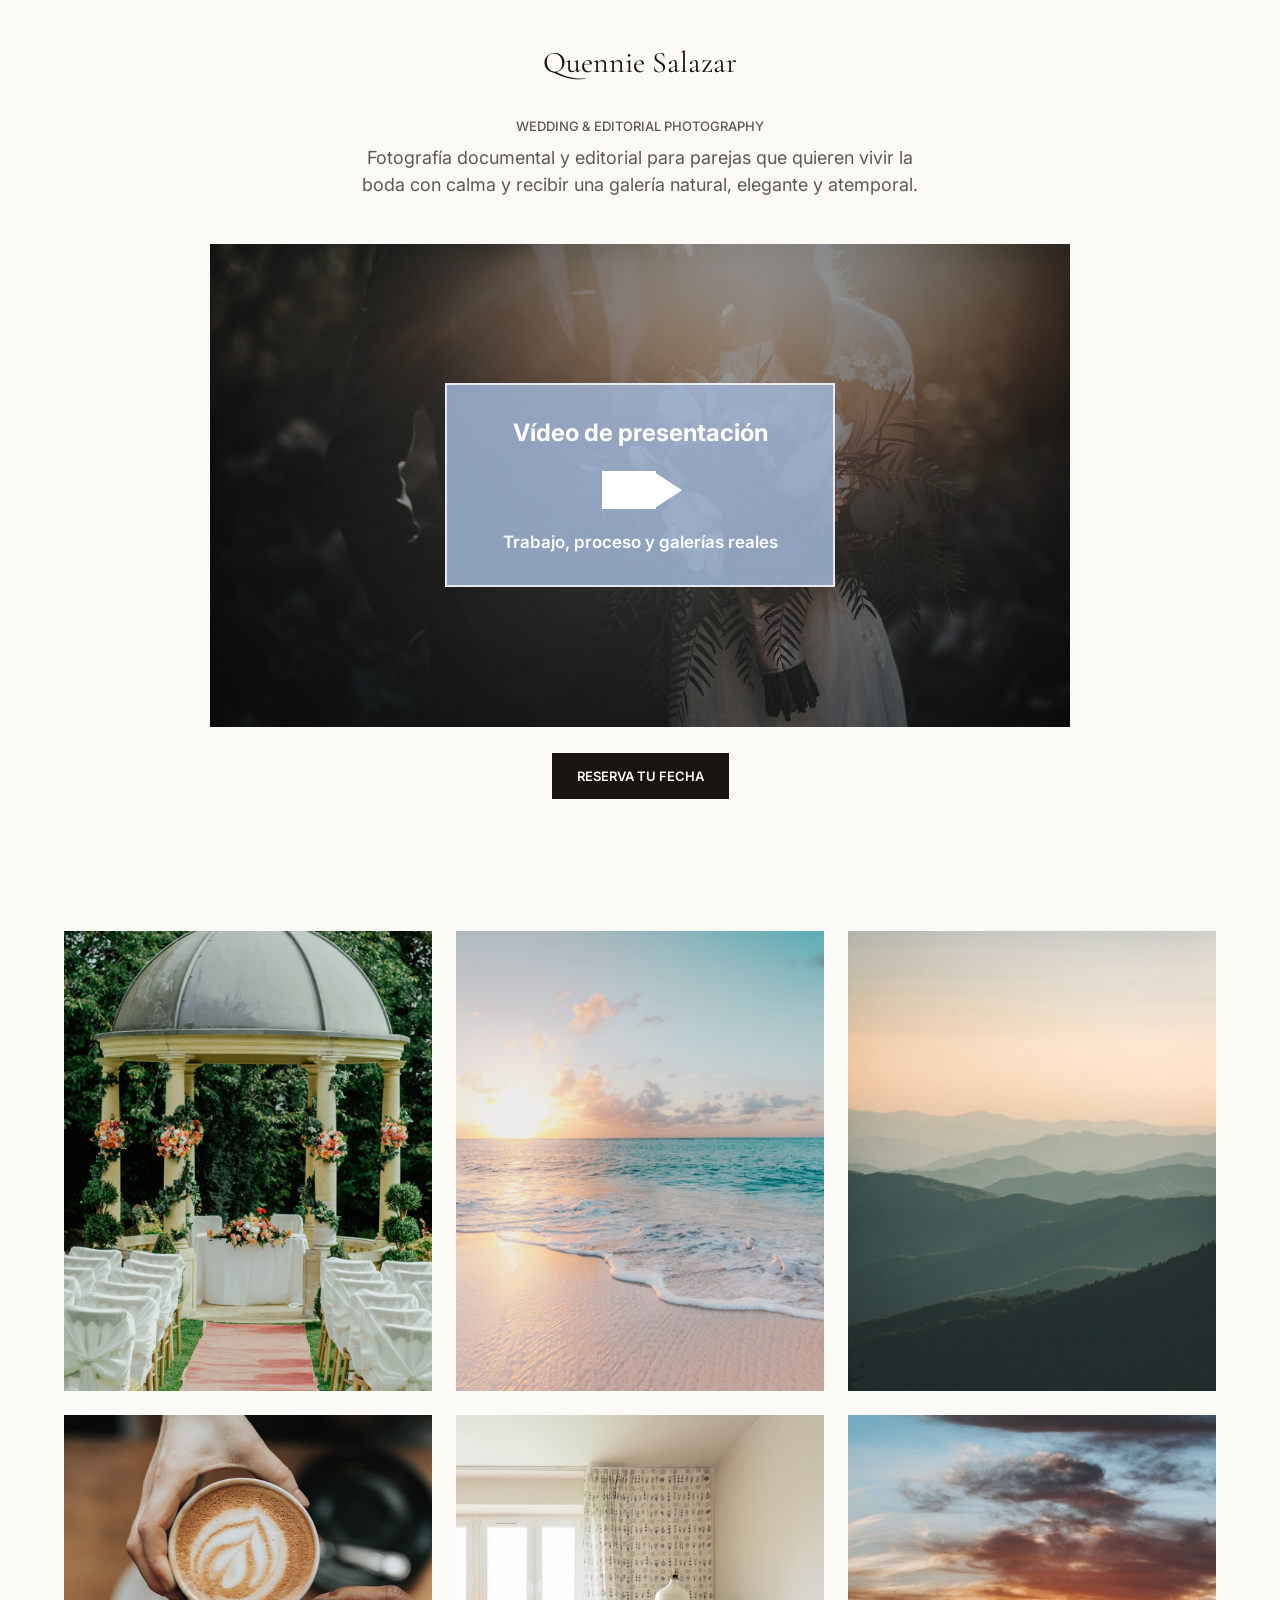
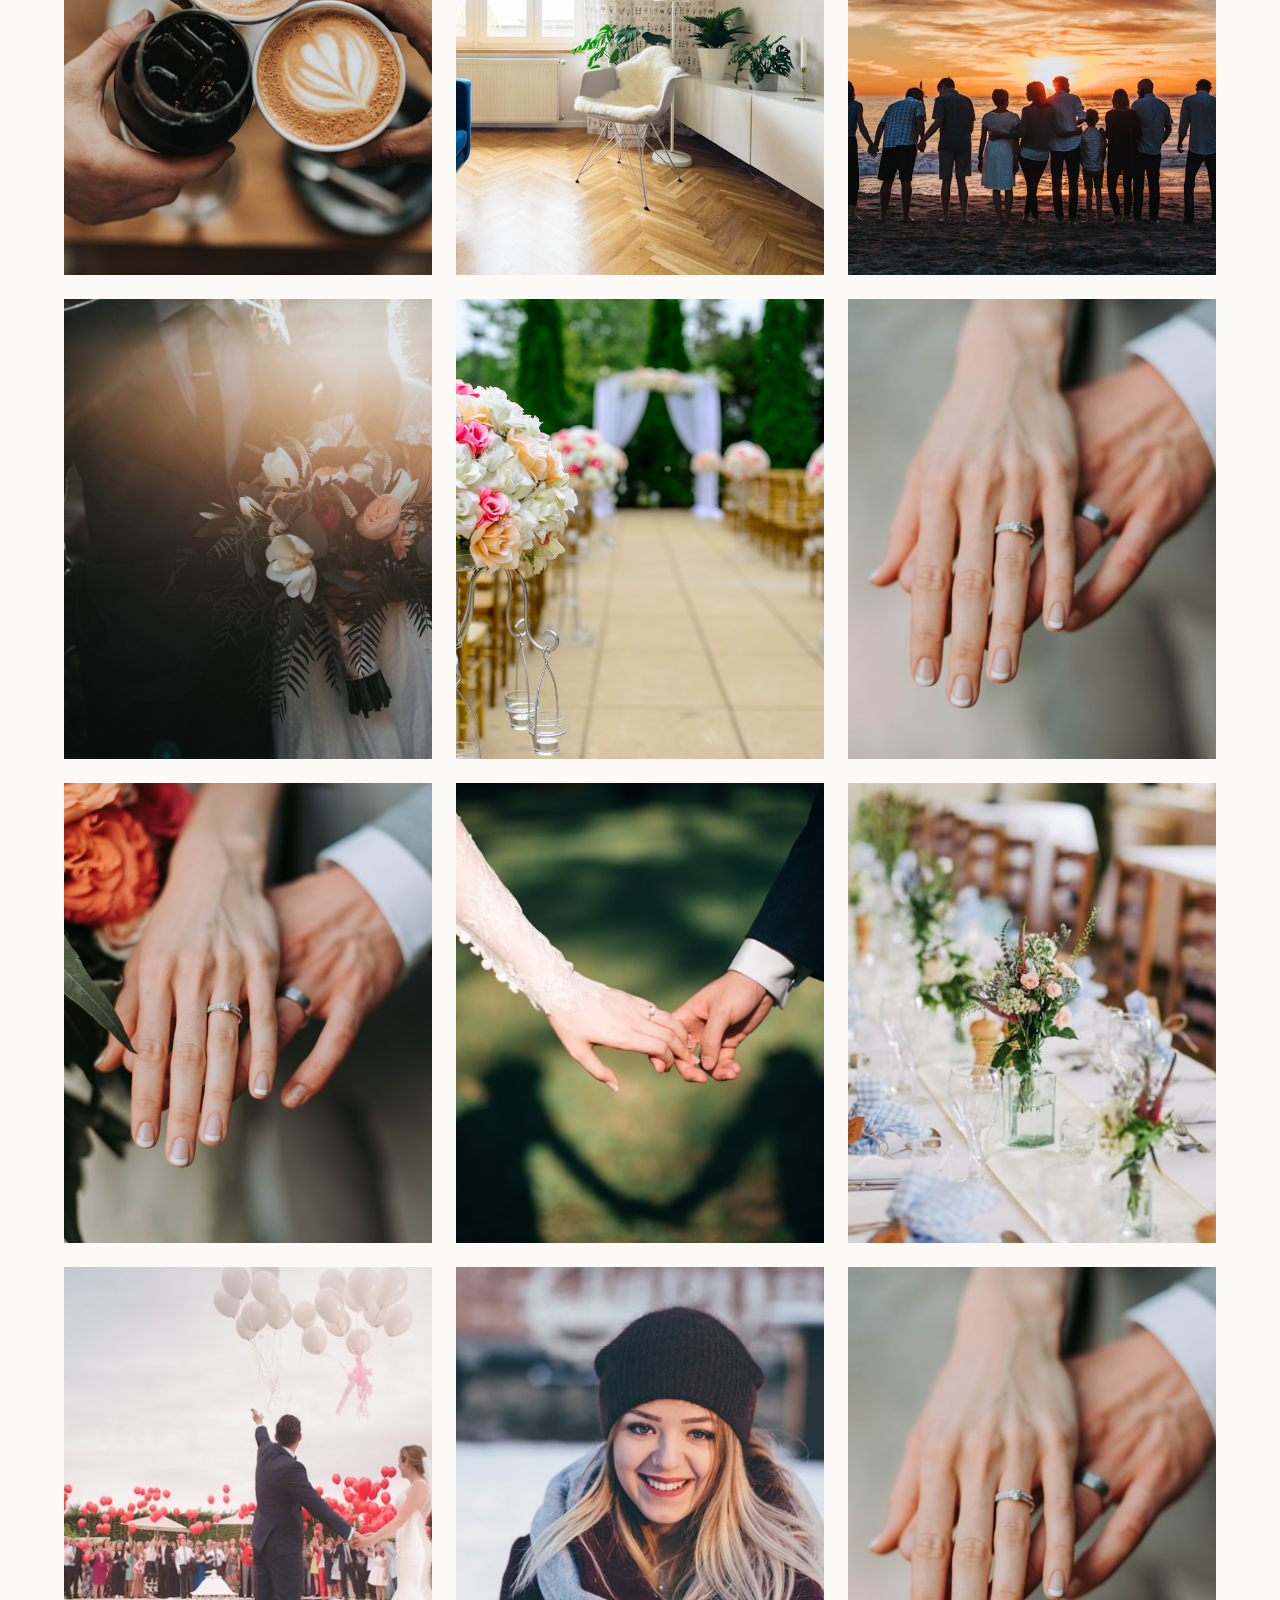
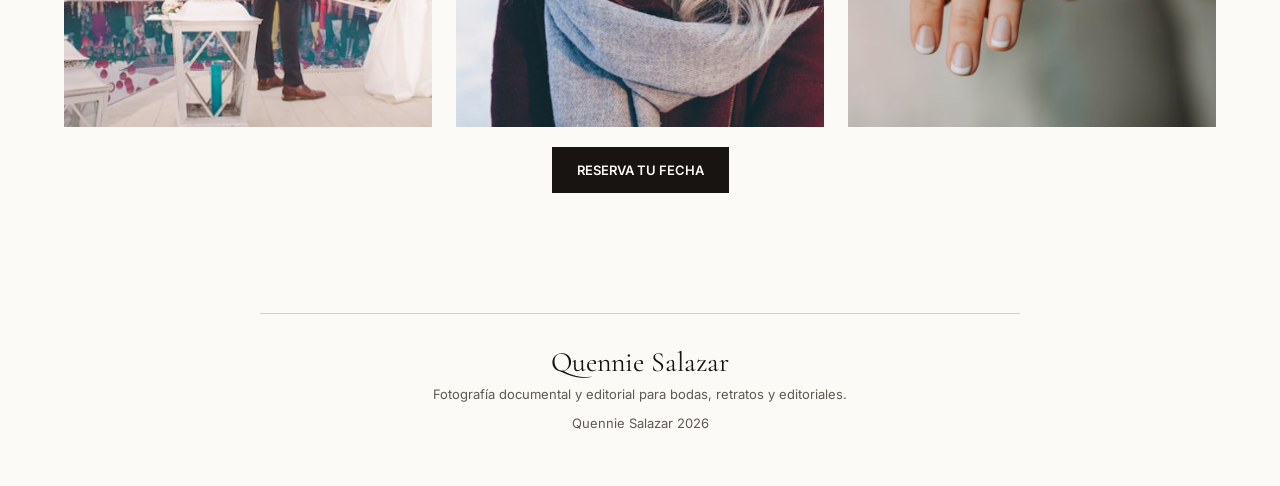
<file: index.html>
<!doctype html>
<html lang="es">
  <head>
    <meta charset="UTF-8" />
    <meta name="viewport" content="width=device-width, initial-scale=1.0" />
    <meta
      name="description"
      content="Portfolio fotográfico de Quennie: bodas, retratos y editoriales con una mirada documental, natural y atemporal."
    />
    <link rel="canonical" href="https://quennie-portfolio.vercel.app/" />
    <meta property="og:locale" content="es_ES" />
    <meta property="og:type" content="website" />
    <meta property="og:site_name" content="Quennie Salazar" />
    <meta property="og:title" content="Quennie Salazar | Selected work" />
    <meta
      property="og:description"
      content="Bodas, retratos y editoriales con una mirada documental, natural y atemporal."
    />
    <meta property="og:url" content="https://quennie-portfolio.vercel.app/" />
    <meta
      property="og:image"
      content="https://quennie-portfolio.vercel.app/assets/og/quennie-salazar-minimal-20260712.jpg"
    />
    <meta
      property="og:image:secure_url"
      content="https://quennie-portfolio.vercel.app/assets/og/quennie-salazar-minimal-20260712.jpg"
    />
    <meta property="og:image:type" content="image/jpeg" />
    <meta property="og:image:width" content="1200" />
    <meta property="og:image:height" content="630" />
    <meta
      property="og:image:alt"
      content="Quennie Salazar sobre fondo blanco."
    />
    <meta name="twitter:card" content="summary_large_image" />
    <meta name="twitter:title" content="Quennie Salazar | Selected work" />
    <meta
      name="twitter:description"
      content="Bodas, retratos y editoriales con una mirada documental, natural y atemporal."
    />
    <meta
      name="twitter:image"
      content="https://quennie-portfolio.vercel.app/assets/og/quennie-salazar-minimal-20260712.jpg"
    />
    <title>Quennie Salazar | Selected work</title>
    <link rel="preconnect" href="https://fonts.googleapis.com" />
    <link rel="preconnect" href="https://fonts.gstatic.com" crossorigin />
    <link
      href="https://fonts.googleapis.com/css2?family=Cormorant+Garamond:wght@400;500&family=Inter:wght@400;500&display=swap"
      rel="stylesheet"
    />
    <link rel="stylesheet" href="/styles.css?v=20261016-header" />
  </head>
  <body class="home-page">
    <header class="site-header">
      <a class="brand" href="#top" aria-label="Quennie Salazar home">
        Quennie Salazar
      </a>
    </header>

    <main class="home-main">
      <section class="home-offer" id="top" aria-label="Quennie Salazar">
        <div class="home-offer__inner">
          <p class="home-offer__kicker">Wedding & editorial photography</p>
          <p class="home-offer__copy">
            Fotografía documental y editorial para parejas que quieren vivir la boda con calma
            y recibir una galería natural, elegante y atemporal.
          </p>
          <div class="home-video" role="img" aria-label="Vídeo de presentación de Quennie">
            <img
              src="/assets/photos/wedding-couple.jpg"
              alt="Pareja de boda durante una celebración íntima"
            />
            <span class="home-video__shade" aria-hidden="true"></span>
            <span class="home-video__panel">
              <strong>Vídeo de presentación</strong>
              <span aria-hidden="true"></span>
              <em>Trabajo, proceso y galerías reales</em>
            </span>
          </div>
          <button class="home-offer__cta" type="button" data-booking-open>Reserva tu fecha</button>
        </div>
      </section>

      <section id="selected-work" class="work-grid" aria-label="Selected work">
        <article class="work-item work-item--hero-left">
          <img
            src="/assets/photos/ceremony-flowers.jpg"
            alt="Lugar de ceremonia con flores y luz cálida"
          />
        </article>
        <article class="work-item work-item--hero-right">
          <img
            src="/assets/photos/sea-sunset.jpg"
            alt="Atardecer dorado junto al mar"
          />
        </article>
        <article class="work-item work-item--row-two-left">
          <img
            src="/assets/photos/mountain-golden.jpg"
            alt="Paisaje de montaña con tonos dorados"
          />
        </article>
        <article class="work-item work-item--row-two-mid">
          <img
            src="/assets/photos/morning-coffee.jpg"
            alt="Mesa con café y luz de mañana"
          />
        </article>
        <article class="work-item work-item--row-two-right">
          <img
            src="/assets/photos/warm-room.jpg"
            alt="Vista cálida desde un balcón"
          />
        </article>
        <article class="work-item work-item--spaced">
          <img
            src="/assets/photos/window-interior.jpg"
            alt="Interior cálido con persona descansando junto a una ventana"
          />
        </article>
        <article class="work-item work-item--lower-left">
          <img
            src="/assets/photos/wedding-couple.jpg"
            alt="Pareja en una celebración íntima"
          />
        </article>
        <article class="work-item work-item--lower-right">
          <img
            src="/assets/photos/outdoor-wedding.jpg"
            alt="Celebración de boda al aire libre"
          />
        </article>
        <article class="work-item work-item--final-left">
          <img
            src="/assets/photos/wedding-detail.jpg"
            alt="Detalle editorial de una boda"
          />
        </article>
        <article class="work-item work-item--final-right">
          <img
            src="/assets/photos/studio-portrait.jpg"
            alt="Fotógrafa en un interior luminoso"
          />
        </article>
        <article class="work-item work-item--guide-left">
          <img
            src="/assets/photos/couple-walk.jpg"
            alt="Pareja caminando durante una sesión exterior"
          />
        </article>
        <article class="work-item work-item--guide-right">
          <img
            src="/assets/photos/guide-flowers.jpg"
            alt="Detalle floral de una celebración"
          />
        </article>
        <article class="work-item work-item--extra-couple">
          <img
            src="/assets/photos/guide-couple.jpg"
            alt="Pareja abrazada durante una celebración íntima"
          />
        </article>
        <article class="work-item work-item--extra-photographer">
          <img
            src="/assets/photos/team-photographer.jpg"
            alt="Fotógrafa revisando su cámara en una boda"
          />
        </article>
        <article class="work-item work-item--extra-detail">
          <img
            src="/assets/photos/wedding-detail.jpg"
            alt="Detalle íntimo y editorial de una boda"
          />
        </article>
      </section>

      <section class="work-cta" aria-label="Reserva">
        <button class="work-cta__button" type="button" data-booking-open>Reserva tu fecha</button>
      </section>
    </main>

    <dialog class="booking-dialog" data-booking-dialog aria-label="Formulario de reserva">
      <button class="booking-dialog__close" type="button" data-booking-close aria-label="Cerrar formulario">
        Cerrar
      </button>
      <form
        class="zivo-form"
        data-contact-form
        data-step-form
        data-recipient="hello@quennie.studio"
        data-subject-prefix="Solicitud de boda Quennie"
        data-webhook-url=""
      >
        <div class="zivo-form__progress" aria-hidden="true">
          <span data-form-progress></span>
        </div>
        <div class="zivo-form__screen" data-form-screen></div>
        <footer class="zivo-form__footer">
          <button class="zivo-form__back" type="button" data-form-back hidden>
            <svg viewBox="0 0 24 24" aria-hidden="true">
              <path d="M19 12H5M11 18l-6-6 6-6" />
            </svg>
            Atrás
          </button>
          <span class="zivo-form__counter" data-form-counter>01 / 10</span>
        </footer>
        <p class="zivo-form__status" role="status" data-form-status></p>
      </form>
    </dialog>

    <footer class="site-footer" id="contact">
      <p class="site-footer__brand">Quennie Salazar</p>
      <p>Fotografía documental y editorial para bodas, retratos y editoriales.</p>
      <p>Quennie Salazar 2026</p>
    </footer>

    <script src="/script.js?v=20261012-versions"></script>
  </body>
</html>
</file>
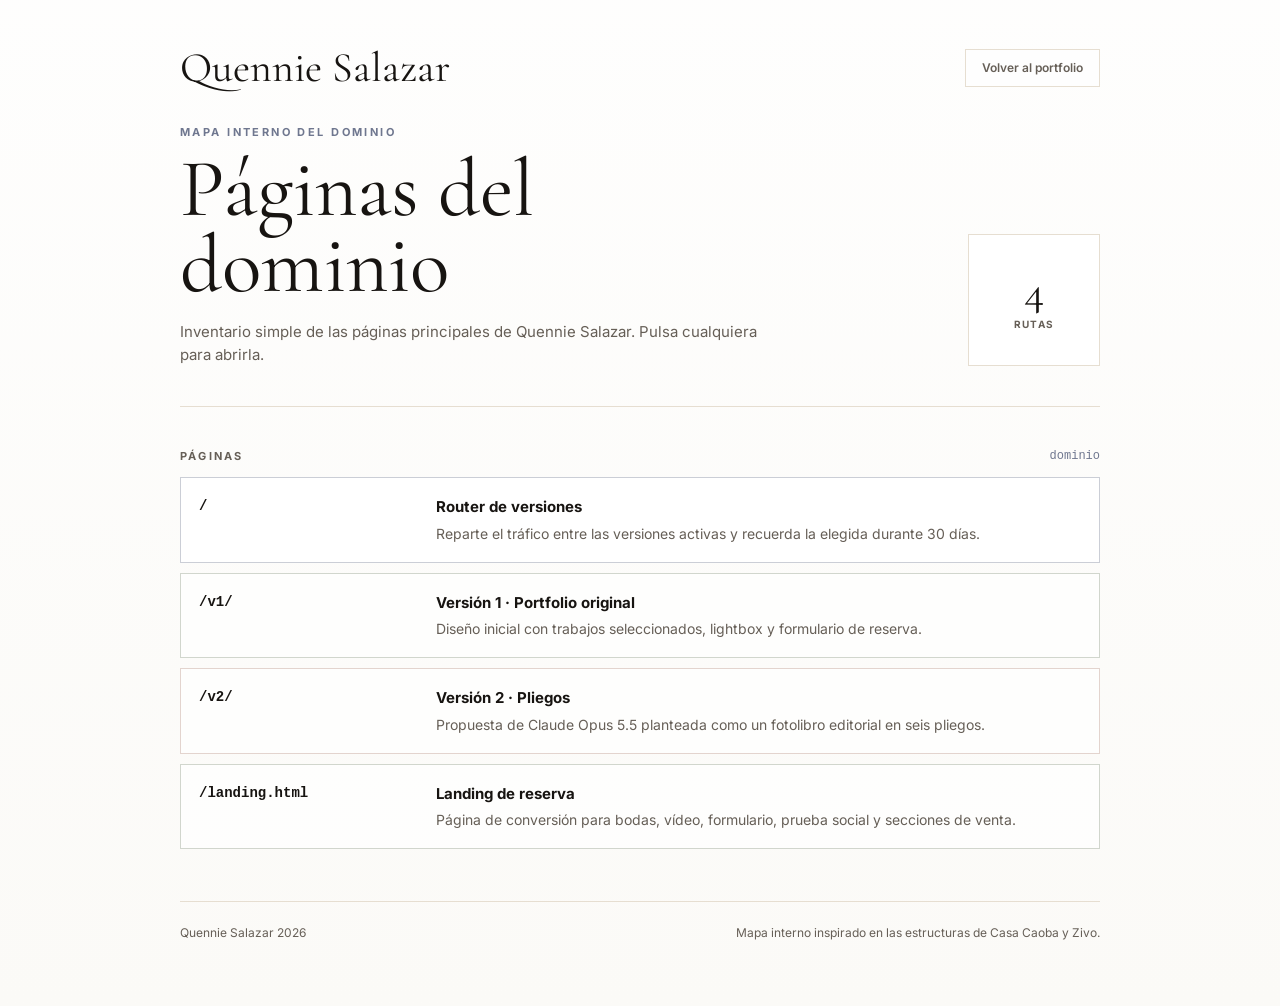
<file: mapa/index.html>
<!doctype html>
<html lang="es">
  <head>
    <meta charset="UTF-8" />
    <meta name="viewport" content="width=device-width, initial-scale=1.0" />
    <meta name="robots" content="noindex, nofollow" />
    <meta
      name="description"
      content="Mapa interno de Quennie Salazar para visualizar las páginas y secciones principales del dominio."
    />
    <title>Quennie Salazar | Mapa interno</title>
    <link rel="preconnect" href="https://fonts.googleapis.com" />
    <link rel="preconnect" href="https://fonts.gstatic.com" crossorigin />
    <link
      href="https://fonts.googleapis.com/css2?family=Cormorant+Garamond:wght@400;500&amp;family=Inter:wght@400;500;600;700&amp;display=swap"
      rel="stylesheet"
    />
    <style>
      :root {
        color-scheme: light;
        --paper: #fbfaf7;
        --surface: #ffffff;
        --ink: #171411;
        --muted: #665f57;
        --line: #e6ded1;
        --accent: #6f778f;
        --sage: #788771;
        --rose: #ad8274;
        --font-display: "Cormorant Garamond", Georgia, serif;
        --font-body: "Inter", Arial, sans-serif;
      }

      * {
        box-sizing: border-box;
      }

      body {
        min-width: 320px;
        margin: 0;
        background:
          linear-gradient(180deg, rgba(255, 255, 255, 0.76), rgba(251, 250, 247, 0.92)),
          var(--paper);
        color: var(--ink);
        font-family: var(--font-body);
        font-size: 15px;
        line-height: 1.5;
      }

      a {
        color: inherit;
        text-decoration: none;
      }

      .map-shell {
        width: min(920px, calc(100% - 40px));
        margin: 0 auto;
        padding: 48px 0 64px;
      }

      .map-topbar {
        display: flex;
        align-items: center;
        justify-content: space-between;
        gap: 24px;
        padding-bottom: 36px;
      }

      .map-brand {
        font-family: var(--font-display);
        font-size: clamp(29px, 5vw, 42px);
        font-weight: 400;
        line-height: 0.95;
      }

      .map-back {
        display: inline-flex;
        min-height: 38px;
        align-items: center;
        justify-content: center;
        padding: 0 16px;
        border: 1px solid var(--line);
        border-radius: 0;
        background: rgba(255, 255, 255, 0.72);
        color: var(--muted);
        font-size: 12px;
        font-weight: 600;
      }

      .map-back:hover,
      .map-back:focus-visible {
        border-color: var(--ink);
        color: var(--ink);
      }

      .map-hero {
        display: grid;
        grid-template-columns: minmax(0, 1fr) auto;
        gap: clamp(24px, 7vw, 86px);
        align-items: end;
        padding-bottom: 40px;
        border-bottom: 1px solid var(--line);
      }

      .map-kicker {
        margin: 0 0 12px;
        color: var(--accent);
        font-size: 11px;
        font-weight: 700;
        letter-spacing: 0.22em;
        text-transform: uppercase;
      }

      h1 {
        max-width: 620px;
        margin: 0;
        font-family: var(--font-display);
        font-size: clamp(46px, 8vw, 82px);
        font-weight: 400;
        line-height: 0.92;
      }

      .map-intro {
        max-width: 610px;
        margin: 18px 0 0;
        color: var(--muted);
      }

      .map-counter {
        display: grid;
        width: 132px;
        aspect-ratio: 1;
        place-items: center;
        border: 1px solid var(--line);
        border-radius: 0;
        background: var(--surface);
        text-align: center;
      }

      .map-counter strong {
        display: block;
        font-family: var(--font-display);
        font-size: 45px;
        font-weight: 400;
        line-height: 0.9;
      }

      .map-counter span {
        display: block;
        max-width: 86px;
        margin-top: 7px;
        color: var(--muted);
        font-size: 10px;
        font-weight: 700;
        letter-spacing: 0.14em;
        line-height: 1.2;
        text-transform: uppercase;
      }

      .map-section {
        margin-top: 40px;
      }

      .map-section__heading {
        display: flex;
        align-items: center;
        justify-content: space-between;
        gap: 18px;
        margin-bottom: 12px;
      }

      h2 {
        margin: 0;
        color: var(--muted);
        font-size: 11px;
        font-weight: 700;
        letter-spacing: 0.2em;
        text-transform: uppercase;
      }

      .map-tag {
        color: var(--accent);
        font-family: ui-monospace, SFMono-Regular, Menlo, Monaco, Consolas, "Liberation Mono", monospace;
        font-size: 12px;
      }

      .map-list {
        display: grid;
        gap: 10px;
        margin: 0;
        padding: 0;
        list-style: none;
      }

      .map-card {
        display: grid;
        grid-template-columns: minmax(138px, 0.34fr) minmax(0, 1fr);
        gap: 18px;
        align-items: start;
        padding: 18px;
        border: 1px solid var(--line);
        border-radius: 0;
        background: rgba(255, 255, 255, 0.72);
        transition: border-color 180ms ease, background 180ms ease, transform 180ms ease;
      }

      .map-card:hover,
      .map-card:focus-visible {
        border-color: rgba(23, 20, 17, 0.5);
        background: #ffffff;
        transform: translateY(-1px);
      }

      .map-path {
        color: var(--ink);
        font-family: ui-monospace, SFMono-Regular, Menlo, Monaco, Consolas, "Liberation Mono", monospace;
        font-size: 14px;
        font-weight: 700;
        overflow-wrap: anywhere;
      }

      .map-card strong {
        display: block;
        margin-bottom: 4px;
        color: var(--ink);
        font-size: 15px;
        font-weight: 700;
      }

      .map-card span:last-child {
        display: block;
        color: var(--muted);
        font-size: 14px;
      }

      .map-card--primary {
        border-color: rgba(111, 119, 143, 0.36);
        background: #ffffff;
      }

      .map-card--sage {
        border-color: rgba(120, 135, 113, 0.34);
      }

      .map-card--rose {
        border-color: rgba(173, 130, 116, 0.34);
      }

      .map-footer {
        display: flex;
        justify-content: space-between;
        gap: 24px;
        margin-top: 52px;
        padding-top: 22px;
        border-top: 1px solid var(--line);
        color: var(--muted);
        font-size: 12px;
      }

      :focus-visible {
        outline: 1px solid currentColor;
        outline-offset: 4px;
      }

      @media (max-width: 720px) {
        .map-shell {
          width: calc(100% - 32px);
          padding-top: 30px;
        }

        .map-topbar,
        .map-hero,
        .map-footer {
          grid-template-columns: 1fr;
        }

        .map-topbar,
        .map-footer {
          align-items: flex-start;
          flex-direction: column;
        }

        .map-hero {
          gap: 26px;
        }

        .map-counter {
          width: 112px;
        }

        .map-card {
          grid-template-columns: 1fr;
          gap: 8px;
          padding: 16px;
        }
      }
    </style>
  </head>
  <body>
    <main class="map-shell">
      <header class="map-topbar">
        <a class="map-brand" href="/" aria-label="Volver al inicio de Quennie Salazar">
          Quennie Salazar
        </a>
        <a class="map-back" href="/">Volver al portfolio</a>
      </header>

      <section class="map-hero" aria-labelledby="map-title">
        <div>
          <p class="map-kicker">Mapa interno del dominio</p>
          <h1 id="map-title">Páginas del dominio</h1>
          <p class="map-intro">
            Inventario simple de las páginas principales de Quennie Salazar. Pulsa
            cualquiera para abrirla.
          </p>
        </div>
        <div class="map-counter" aria-label="Cuatro rutas principales">
          <div>
            <strong>4</strong>
            <span>rutas</span>
          </div>
        </div>
      </section>

      <section class="map-section" aria-labelledby="pages-title">
        <div class="map-section__heading">
          <h2 id="pages-title">Páginas</h2>
          <span class="map-tag">dominio</span>
        </div>
        <ul class="map-list">
          <li>
            <a class="map-card map-card--primary" href="/">
              <span class="map-path">/</span>
              <span>
                <strong>Router de versiones</strong>
                Reparte el tráfico entre las versiones activas y recuerda la elegida durante 30 días.
              </span>
            </a>
          </li>
          <li>
            <a class="map-card map-card--sage" href="/v1/">
              <span class="map-path">/v1/</span>
              <span>
                <strong>Versión 1 · Portfolio original</strong>
                Diseño inicial con trabajos seleccionados, lightbox y formulario de reserva.
              </span>
            </a>
          </li>
          <li>
            <a class="map-card map-card--rose" href="/v2/">
              <span class="map-path">/v2/</span>
              <span>
                <strong>Versión 2 · Pliegos</strong>
                Propuesta de Claude Opus 5.5 planteada como un fotolibro editorial en seis pliegos.
              </span>
            </a>
          </li>
          <li>
            <a class="map-card map-card--sage" href="/landing.html">
              <span class="map-path">/landing.html</span>
              <span>
                <strong>Landing de reserva</strong>
                Página de conversión para bodas, vídeo, formulario, prueba social y secciones de venta.
              </span>
            </a>
          </li>
        </ul>
      </section>

      <footer class="map-footer">
        <span>Quennie Salazar 2026</span>
        <span>Mapa interno inspirado en las estructuras de Casa Caoba y Zivo.</span>
      </footer>
    </main>
  </body>
</html>
</file>
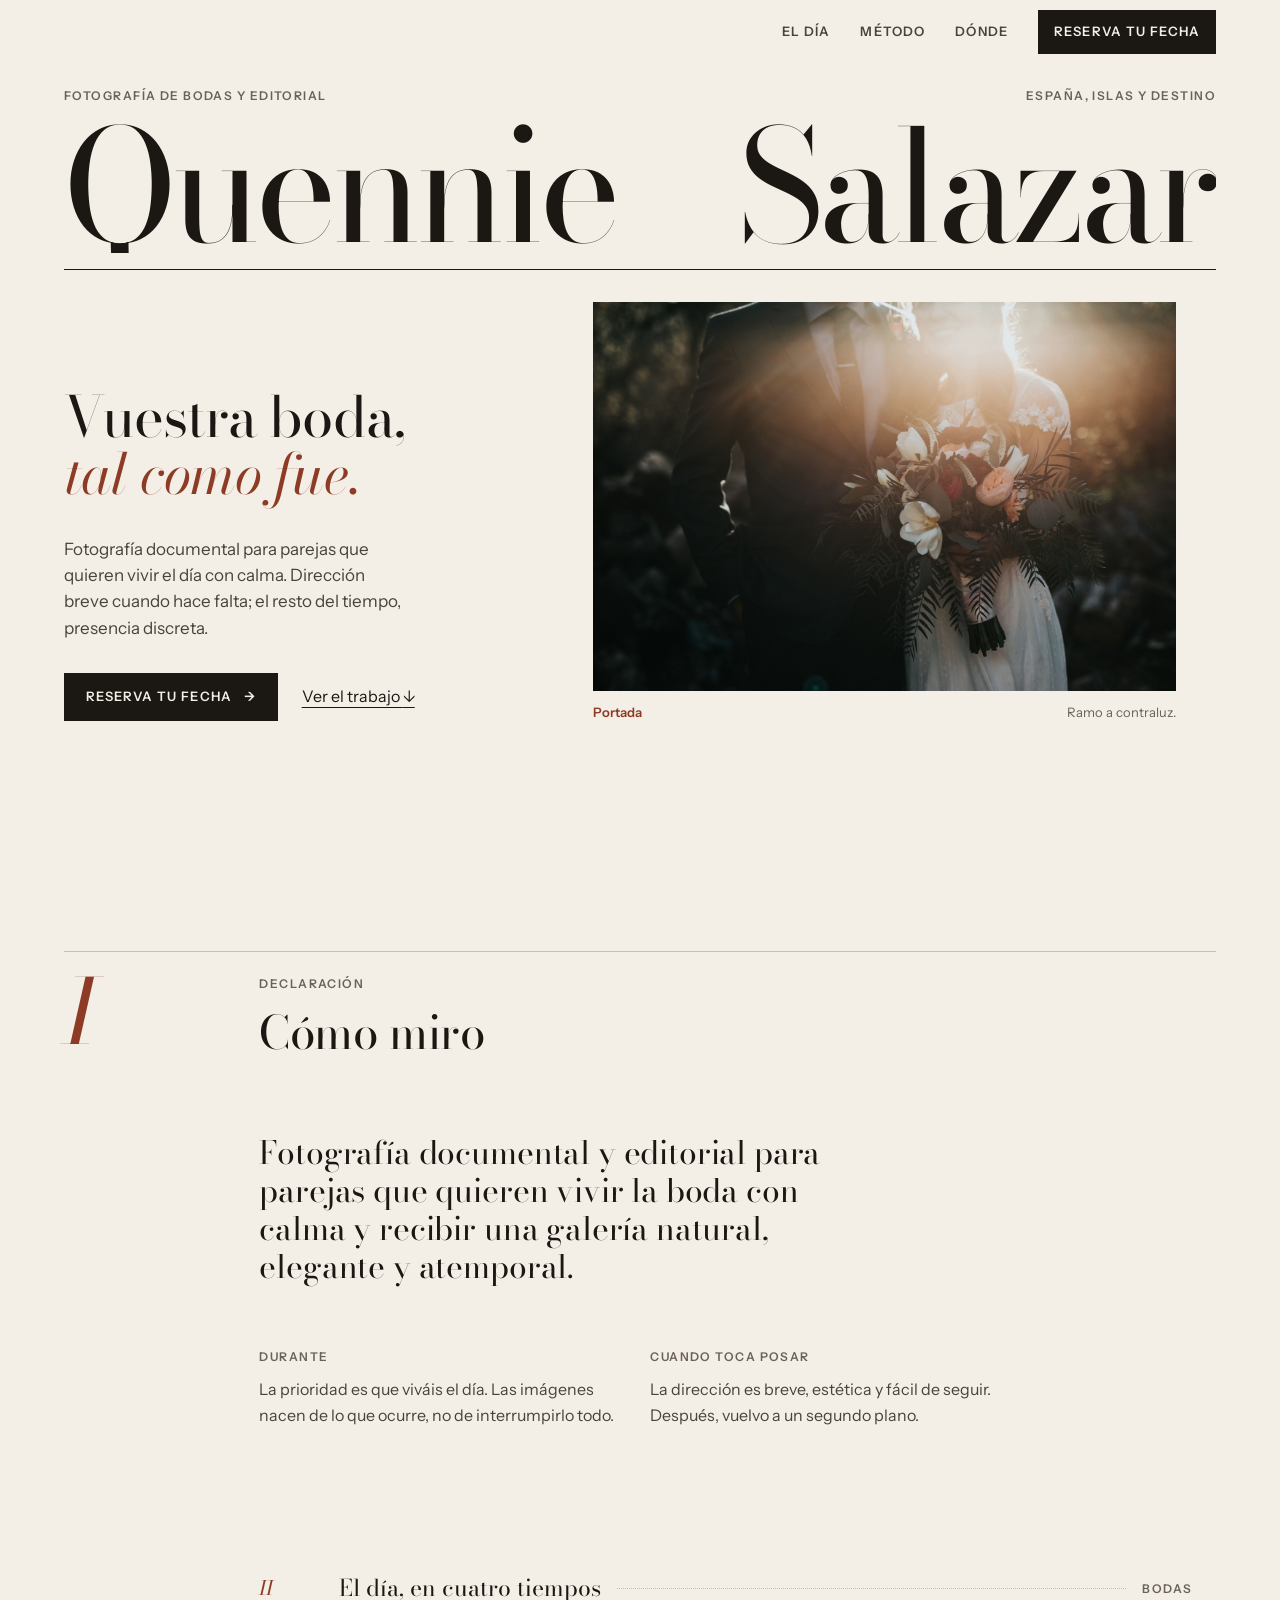
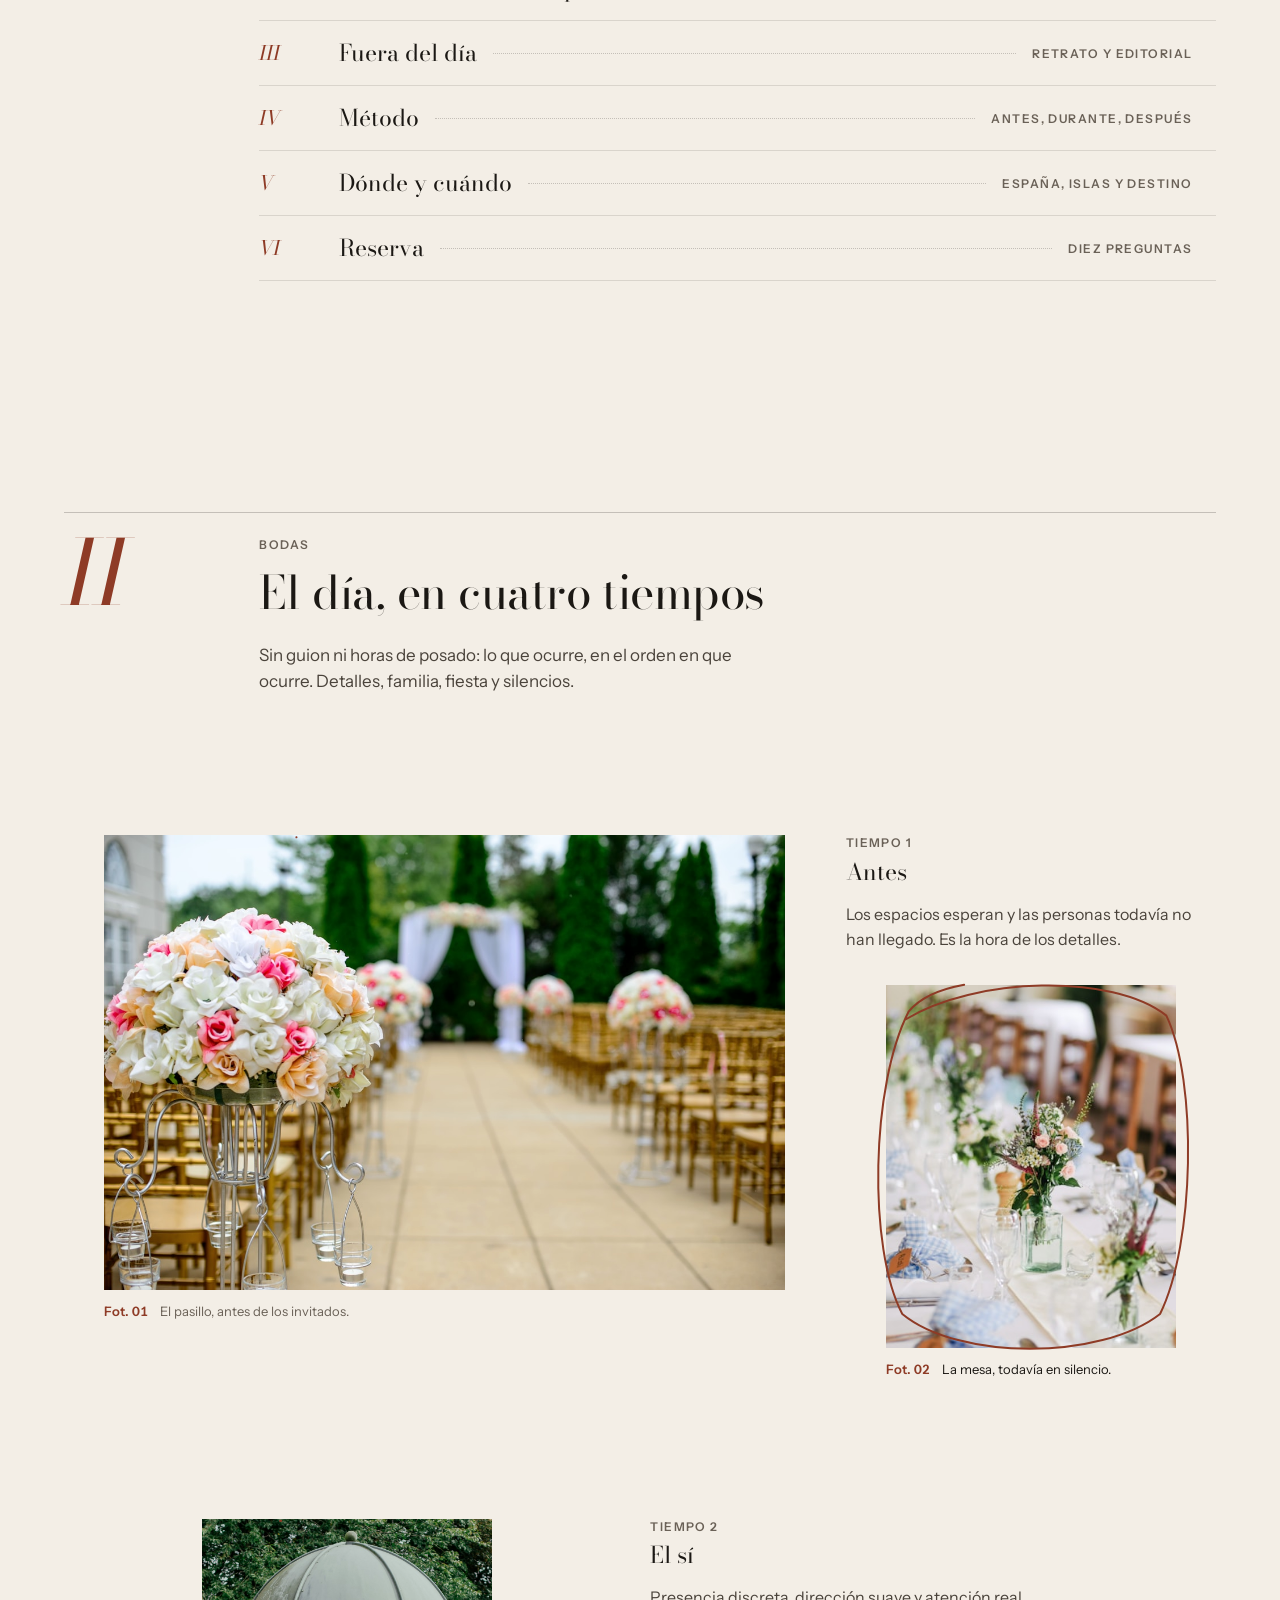
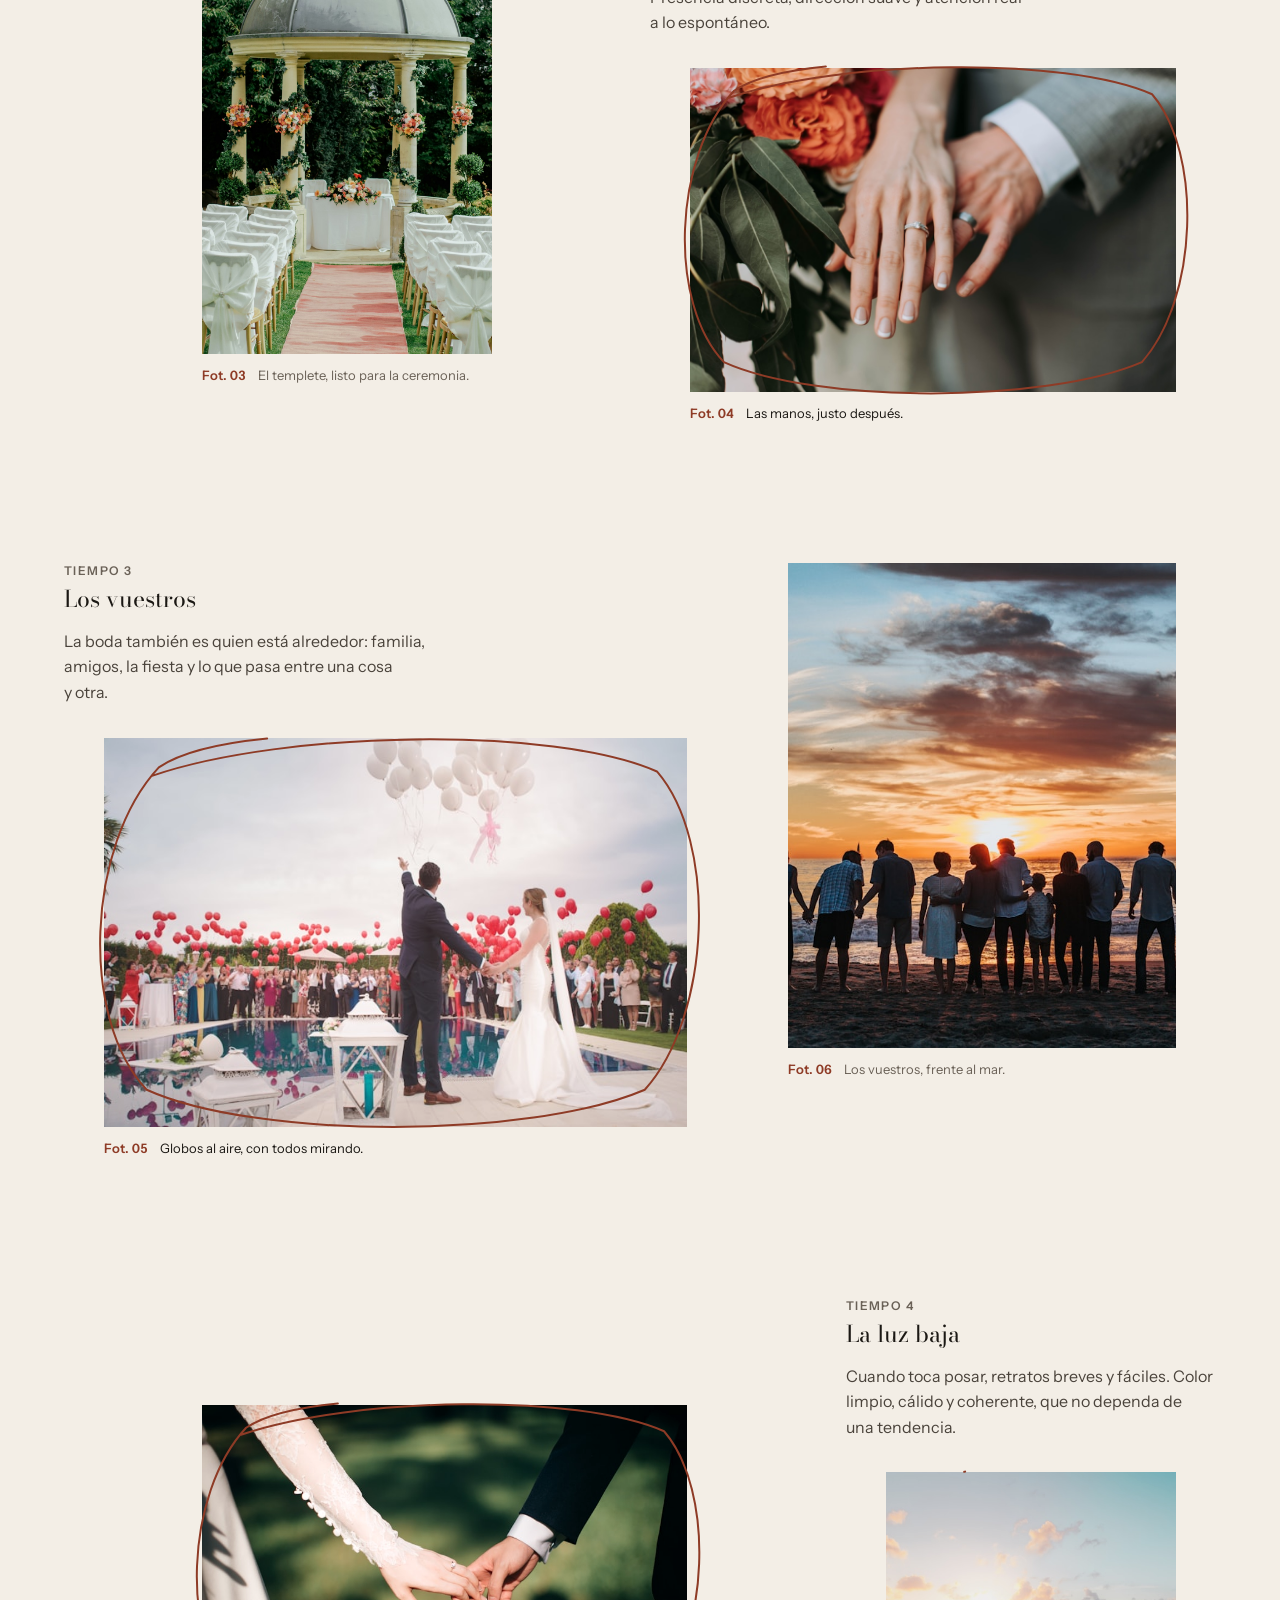
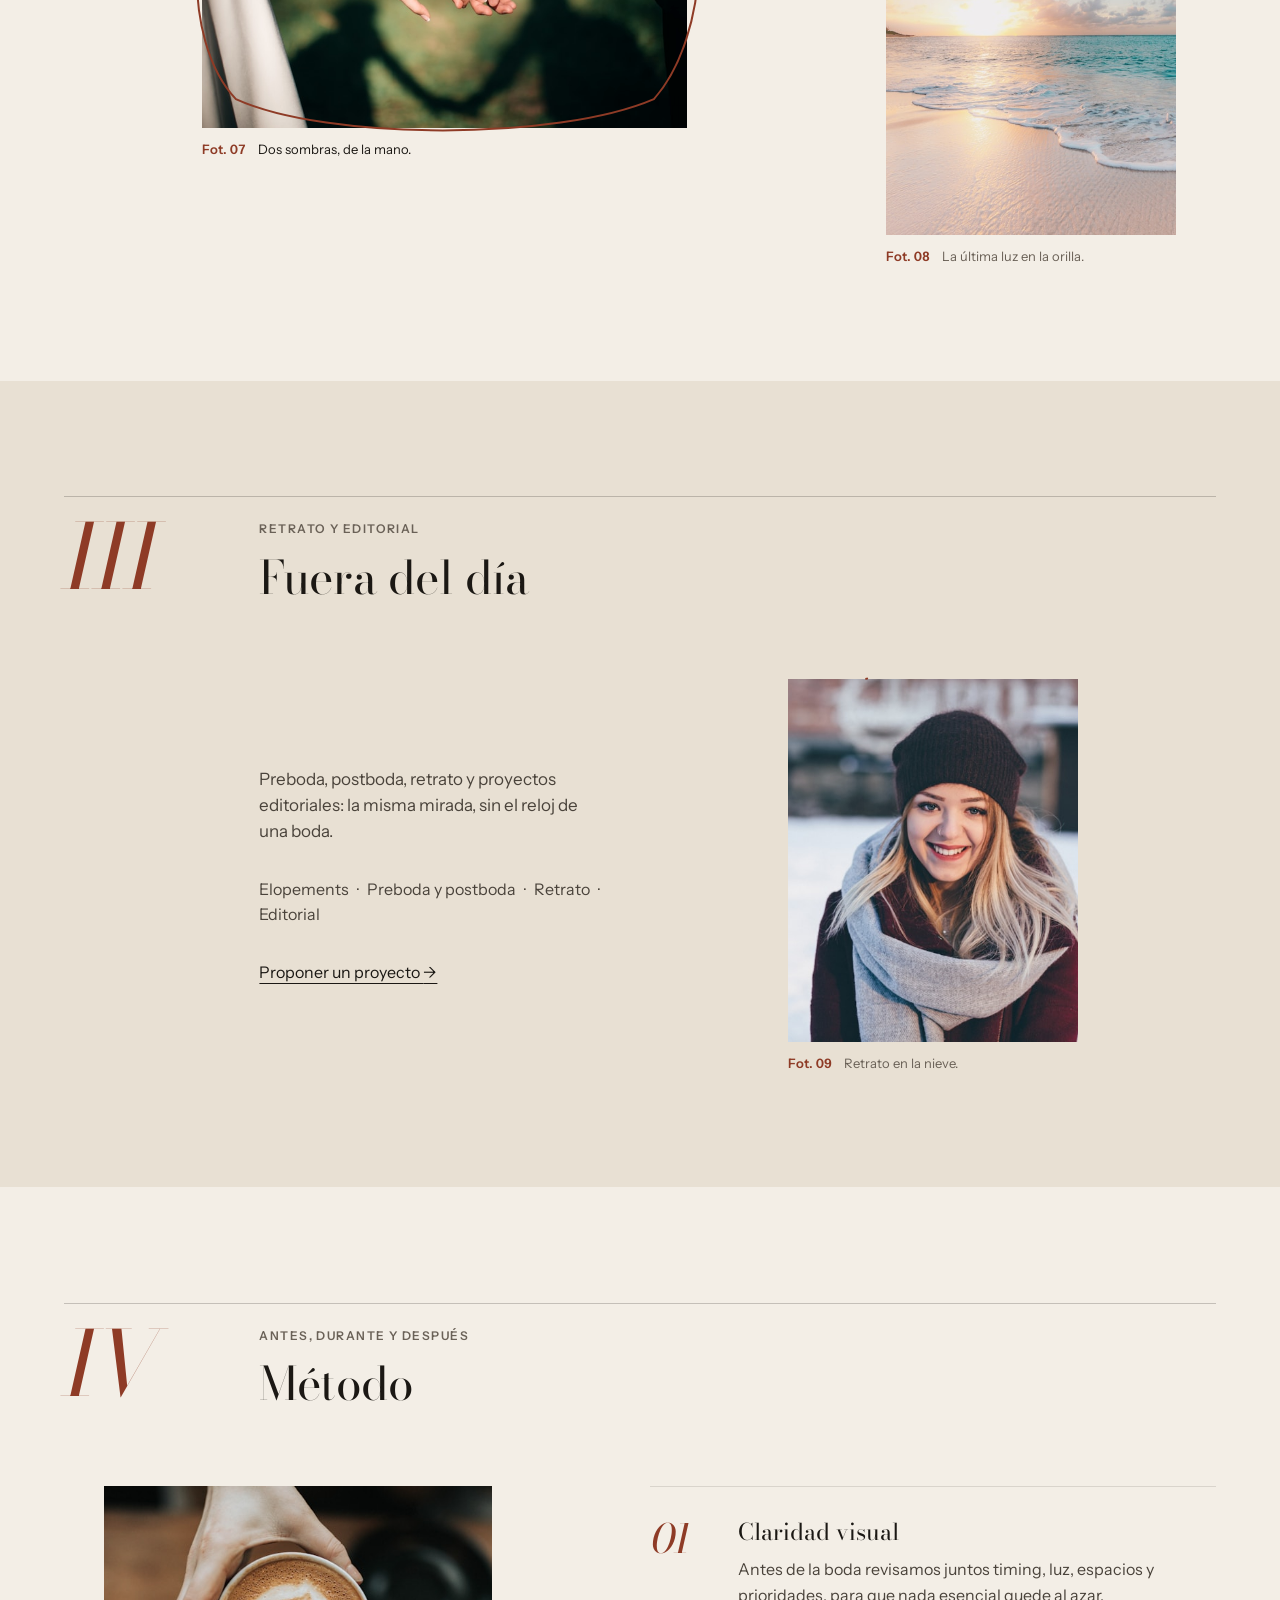
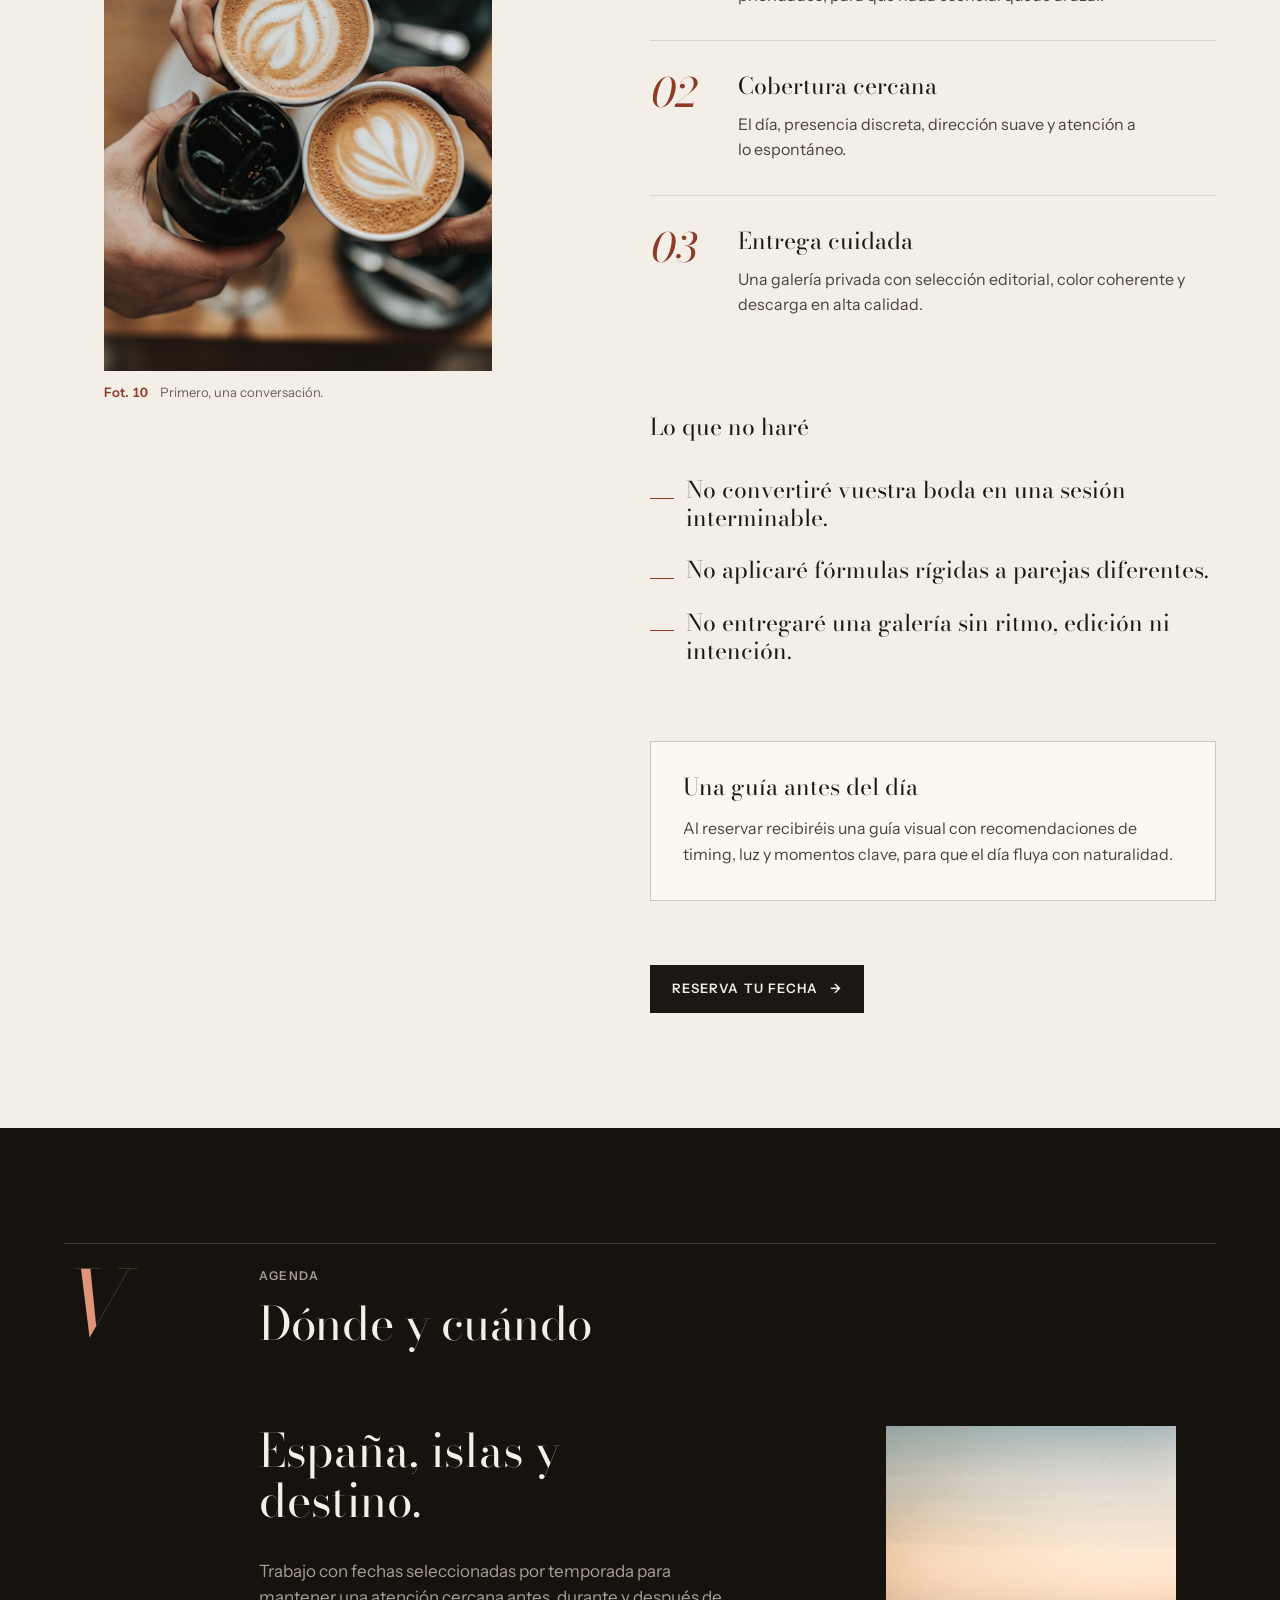
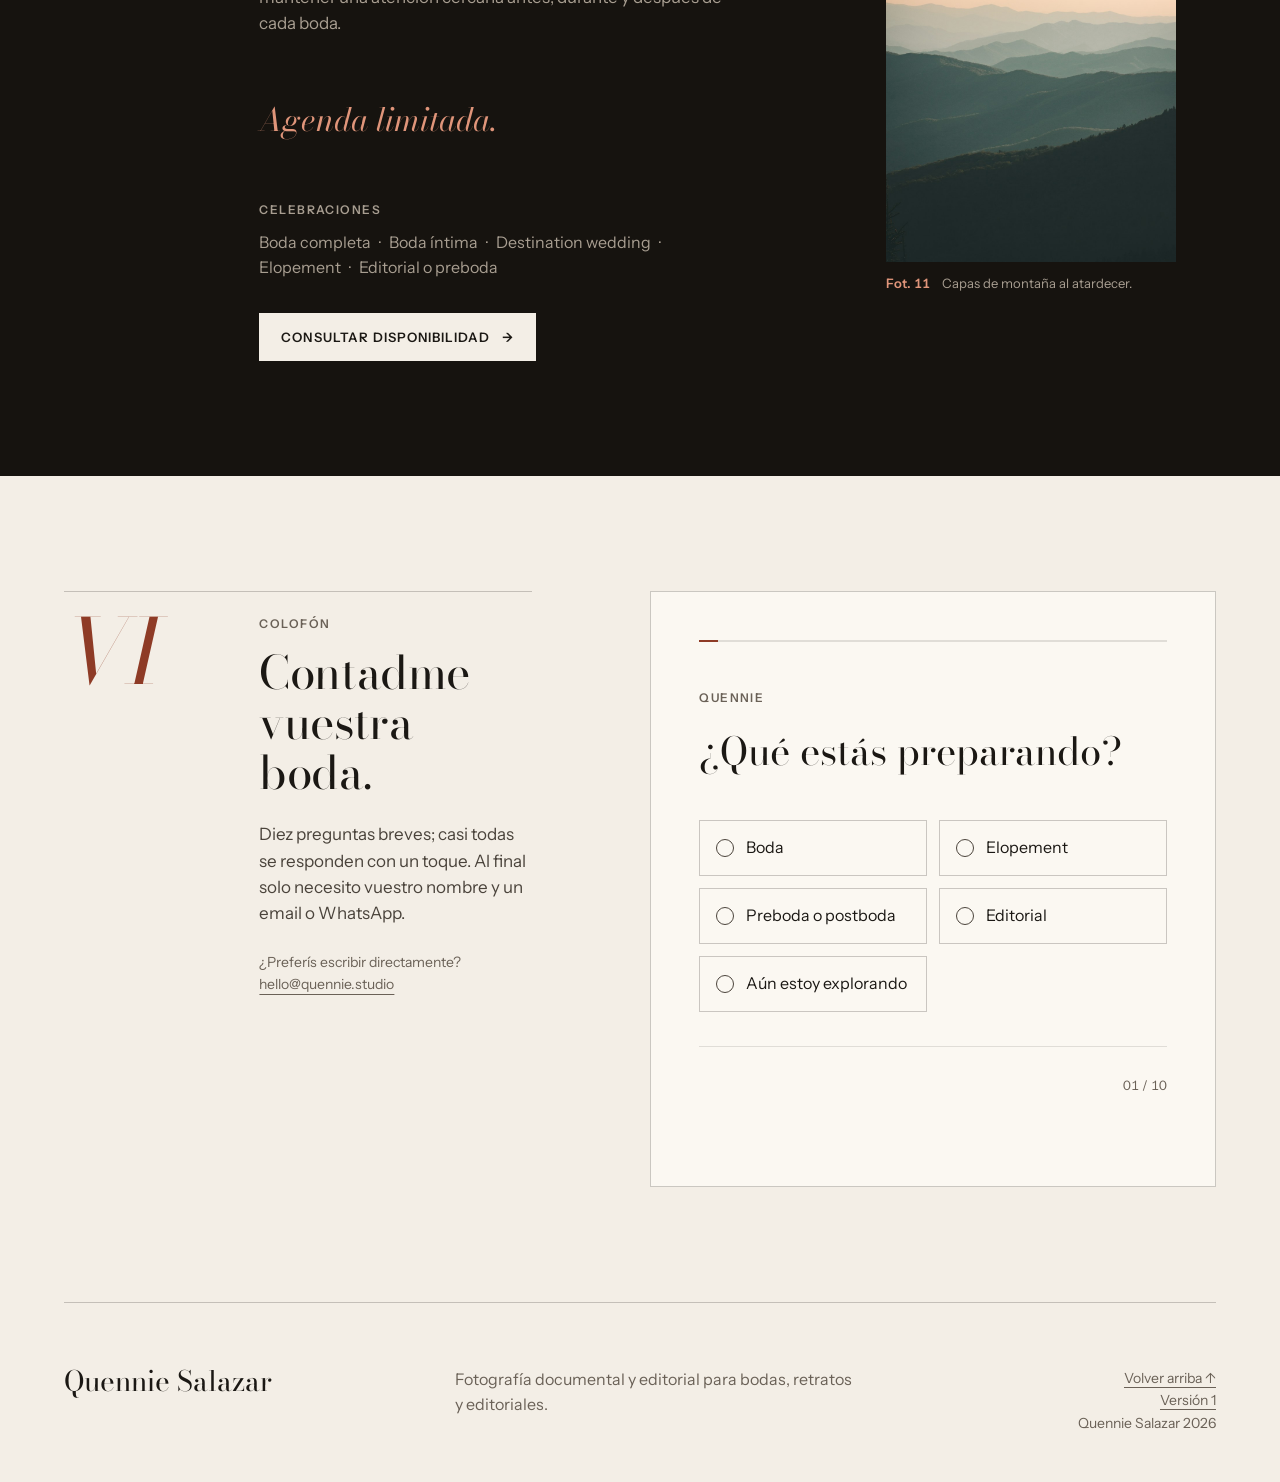
<file: v2/index.html>
<!doctype html>
<html lang="es">
  <head>
    <meta charset="UTF-8" />
    <meta name="viewport" content="width=device-width, initial-scale=1.0" />
    <meta
      name="description"
      content="Fotografía documental y editorial de bodas en España, islas y destino. Reserva tu fecha con Quennie Salazar."
    />
    <meta name="robots" content="noindex, follow" />
    <link rel="canonical" href="https://quennie-portfolio.vercel.app/v2/" />
    <meta property="og:locale" content="es_ES" />
    <meta property="og:type" content="website" />
    <meta property="og:site_name" content="Quennie Salazar" />
    <meta property="og:title" content="Quennie Salazar | Bodas y editorial" />
    <meta
      property="og:description"
      content="Fotografía documental y editorial de bodas en España, islas y destino."
    />
    <meta property="og:url" content="https://quennie-portfolio.vercel.app/v2/" />
    <meta
      property="og:image"
      content="https://quennie-portfolio.vercel.app/assets/og/quennie-salazar-minimal-20260712.jpg"
    />
    <meta
      property="og:image:alt"
      content="Quennie Salazar sobre fondo blanco."
    />
    <meta name="twitter:card" content="summary_large_image" />
    <meta name="twitter:title" content="Quennie Salazar | Bodas y editorial" />
    <meta
      name="twitter:description"
      content="Fotografía documental y editorial de bodas en España, islas y destino."
    />
    <meta
      name="twitter:image"
      content="https://quennie-portfolio.vercel.app/assets/og/quennie-salazar-minimal-20260712.jpg"
    />
    <title>Quennie Salazar | Bodas y editorial</title>
    <link rel="preconnect" href="https://fonts.googleapis.com" />
    <link rel="preconnect" href="https://fonts.gstatic.com" crossorigin />
    <link
      href="https://fonts.googleapis.com/css2?family=Bodoni+Moda:ital,opsz,wght@0,6..96,400..600;1,6..96,400..500&amp;family=Instrument+Sans:wght@400;500;600&amp;display=swap"
      rel="stylesheet"
    />
    <script>document.documentElement.classList.add("js")</script>
    <link rel="stylesheet" href="v2.css?v=20261016-header" />
  </head>
  <body class="v2">
    <a class="v2-skip" href="#contenido">Saltar al contenido</a>

    <header class="v2-header" data-masthead="in">
      <div class="v2-header__inner">
        <a class="v2-header__brand" href="#portada" aria-label="Quennie Salazar, volver a portada">
          Quennie Salazar
        </a>
        <p class="v2-header__running" aria-hidden="true" data-running></p>
        <nav class="v2-header__nav" aria-label="Principal">
          <a class="v2-header__link" href="#dia">El día</a>
          <a class="v2-header__link" href="#metodo">Método</a>
          <a class="v2-header__link" href="#donde">Dónde</a>
          <a class="v2-btn v2-btn--sm" href="#reserva">
            <span class="v2-btn__desktop">Reserva tu fecha</span>
            <span class="v2-btn__mobile">Reservar</span>
          </a>
        </nav>
      </div>
    </header>

    <main id="contenido">
      <section id="portada" class="v2-cover" data-running-head="">
        <div class="v2-grid v2-cover__grid">
          <div class="v2-cover__meta v2-cover__meta--left">Fotografía de bodas y editorial</div>
          <div class="v2-cover__meta v2-cover__meta--right">España, islas y destino</div>

          <h1 class="v2-masthead">
            <span class="v2-masthead__line"><span>Quennie</span></span>
            <span class="v2-masthead__line"><span>Salazar</span></span>
          </h1>

          <figure class="v2-plate v2-plate--cover work-item v2-cover__plate">
            <div class="v2-plate__frame">
              <img
                src="../assets/photos/wedding-couple.jpg"
                width="1600"
                height="1067"
                alt="Pareja de novios a contraluz; ella sostiene un ramo de tulipanes blancos y rosas melocotón."
                loading="eager"
                fetchpriority="high"
                decoding="async"
              />
            </div>
            <figcaption class="v2-plate__caption v2-plate__caption--right">
              <span class="v2-plate__num">Portada</span> Ramo a contraluz.
            </figcaption>
          </figure>

          <div class="v2-cover__text">
            <p class="v2-cover__statement">Vuestra boda, <em>tal como fue.</em></p>
            <p class="v2-lede">
              Fotografía documental para parejas que quieren vivir el día con calma. Dirección breve cuando hace
              falta; el resto del tiempo, presencia discreta.
            </p>
            <div class="v2-actions">
              <a class="v2-btn" href="#reserva">Reserva tu fecha <span aria-hidden="true">→</span></a>
              <a class="v2-link" href="#dia">Ver el trabajo <span aria-hidden="true">↓</span></a>
            </div>
          </div>
        </div>
      </section>

      <section id="declaracion" class="v2-pliego" data-running-head="I · Cómo miro">
        <header class="v2-pliego__head v2-grid v2-reveal">
          <p class="v2-folio" aria-hidden="true">I</p>
          <p class="v2-kicker">Declaración</p>
          <h2 class="v2-title">Cómo miro</h2>
        </header>
        <div class="v2-grid v2-declaration">
          <p class="v2-statement">
            Fotografía documental y editorial para parejas que quieren vivir la boda con calma y recibir una
            galería natural, elegante y atemporal.
          </p>
          <div class="v2-copy v2-copy--during">
            <p class="v2-kicker">Durante</p>
            <p>La prioridad es que viváis el día. Las imágenes nacen de lo que ocurre, no de interrumpirlo todo.</p>
          </div>
          <div class="v2-copy v2-copy--posing">
            <p class="v2-kicker">Cuando toca posar</p>
            <p>La dirección es breve, estética y fácil de seguir. Después, vuelvo a un segundo plano.</p>
          </div>
          <nav class="v2-index" aria-label="Índice">
            <ol>
              <li><a href="#dia"><i>II</i><span>El día, en cuatro tiempos</span><b aria-hidden="true"></b><small>Bodas</small></a></li>
              <li><a href="#retrato"><i>III</i><span>Fuera del día</span><b aria-hidden="true"></b><small>Retrato y editorial</small></a></li>
              <li><a href="#metodo"><i>IV</i><span>Método</span><b aria-hidden="true"></b><small>Antes, durante, después</small></a></li>
              <li><a href="#donde"><i>V</i><span>Dónde y cuándo</span><b aria-hidden="true"></b><small>España, islas y destino</small></a></li>
              <li><a href="#reserva"><i>VI</i><span>Reserva</span><b aria-hidden="true"></b><small>Diez preguntas</small></a></li>
            </ol>
          </nav>
        </div>
      </section>

      <section id="dia" class="v2-pliego" data-running-head="II · El día, en cuatro tiempos">
        <header class="v2-pliego__head v2-grid v2-reveal">
          <p class="v2-folio" aria-hidden="true">II</p>
          <p class="v2-kicker">Bodas</p>
          <h2 class="v2-title">El día, en cuatro tiempos</h2>
          <p class="v2-intro">
            Sin guion ni horas de posado: lo que ocurre, en el orden en que ocurre. Detalles, familia, fiesta y
            silencios.
          </p>
        </header>

        <article class="v2-tiempo v2-tiempo--one v2-grid">
          <div class="v2-tiempo__text v2-reveal">
            <p class="v2-kicker">Tiempo 1</p>
            <h3>Antes</h3>
            <p>Los espacios esperan y las personas todavía no han llegado. Es la hora de los detalles.</p>
          </div>
          <figure class="v2-plate v2-plate--r32 work-item v2-plate--01 v2-reveal">
            <div class="v2-plate__frame">
              <img src="../assets/photos/outdoor-wedding.jpg" width="1200" height="801" alt="Pasillo de ceremonia al aire libre con sillas doradas y centros de rosas blancas y rosas, aún sin invitados." loading="lazy" decoding="async" />
              <svg class="v2-mark" aria-hidden="true" focusable="false"><path /></svg>
            </div>
            <figcaption class="v2-plate__caption"><span class="v2-plate__num">Fot. 01</span> El pasillo, antes de los invitados.</figcaption>
          </figure>
          <figure class="v2-plate v2-plate--r45 work-item v2-plate--02 v2-reveal" data-select style="--pos: 45% 50%">
            <div class="v2-plate__frame">
              <img src="../assets/photos/guide-flowers.jpg" width="700" height="467" alt="Mesa larga de banquete con manteles blancos, servilletas de cuadros azules y jarrones con flores silvestres." loading="lazy" decoding="async" />
              <svg class="v2-mark" aria-hidden="true" focusable="false"><path /></svg>
            </div>
            <figcaption class="v2-plate__caption"><span class="v2-plate__num">Fot. 02</span> La mesa, todavía en silencio.</figcaption>
          </figure>
        </article>

        <article class="v2-tiempo v2-tiempo--two v2-grid">
          <div class="v2-tiempo__text v2-reveal">
            <p class="v2-kicker">Tiempo 2</p>
            <h3>El sí</h3>
            <p>Presencia discreta, dirección suave y atención real a lo espontáneo.</p>
          </div>
          <figure class="v2-plate v2-plate--r23 work-item v2-plate--03 v2-reveal">
            <div class="v2-plate__frame">
              <img src="../assets/photos/ceremony-flowers.jpg" width="1000" height="1500" alt="Templete de piedra con cúpula en un jardín, decorado con flores naranjas, con filas de sillas blancas a ambos lados de una alfombra." loading="lazy" decoding="async" />
              <svg class="v2-mark" aria-hidden="true" focusable="false"><path /></svg>
            </div>
            <figcaption class="v2-plate__caption"><span class="v2-plate__num">Fot. 03</span> El templete, listo para la ceremonia.</figcaption>
          </figure>
          <figure class="v2-plate v2-plate--r32 work-item v2-plate--04 v2-reveal" data-select>
            <div class="v2-plate__frame">
              <img src="../assets/photos/studio-portrait.jpg" width="1000" height="668" alt="Manos de una pareja con anillo de compromiso y alianza, junto a un ramo de rosas naranjas." loading="lazy" decoding="async" />
              <svg class="v2-mark" aria-hidden="true" focusable="false"><path /></svg>
            </div>
            <figcaption class="v2-plate__caption"><span class="v2-plate__num">Fot. 04</span> Las manos, justo después.</figcaption>
          </figure>
        </article>

        <article class="v2-tiempo v2-tiempo--three v2-grid">
          <div class="v2-tiempo__text v2-reveal">
            <p class="v2-kicker">Tiempo 3</p>
            <h3>Los vuestros</h3>
            <p>La boda también es quien está alrededor: familia, amigos, la fiesta y lo que pasa entre una cosa y otra.</p>
          </div>
          <figure class="v2-plate v2-plate--r32 work-item v2-plate--05 v2-reveal" data-select>
            <div class="v2-plate__frame">
              <img src="../assets/photos/guide-couple.jpg" width="700" height="467" alt="Novios de espaldas soltando globos blancos junto a una piscina, rodeados de invitados con globos rojos." loading="lazy" decoding="async" />
              <svg class="v2-mark" aria-hidden="true" focusable="false"><path /></svg>
            </div>
            <figcaption class="v2-plate__caption"><span class="v2-plate__num">Fot. 05</span> Globos al aire, con todos mirando.</figcaption>
          </figure>
          <figure class="v2-plate v2-plate--r45 work-item v2-plate--06 v2-reveal" style="--pos: 52% 50%">
            <div class="v2-plate__frame">
              <img src="../assets/photos/window-interior.jpg" width="1000" height="667" alt="Una familia numerosa de espaldas, cogida de la mano en la orilla, frente a la puesta de sol." loading="lazy" decoding="async" />
              <svg class="v2-mark" aria-hidden="true" focusable="false"><path /></svg>
            </div>
            <figcaption class="v2-plate__caption"><span class="v2-plate__num">Fot. 06</span> Los vuestros, frente al mar.</figcaption>
          </figure>
        </article>

        <article class="v2-tiempo v2-tiempo--four v2-grid">
          <div class="v2-tiempo__text v2-reveal">
            <p class="v2-kicker">Tiempo 4</p>
            <h3>La luz baja</h3>
            <p>Cuando toca posar, retratos breves y fáciles. Color limpio, cálido y coherente, que no dependa de una tendencia.</p>
          </div>
          <figure class="v2-plate v2-plate--r32 work-item v2-plate--07 v2-reveal" data-select>
            <div class="v2-plate__frame">
              <img src="../assets/photos/couple-walk.jpg" width="800" height="533" alt="Novios cogidos de la mano sobre la hierba; sus sombras se proyectan unidas en el suelo." loading="lazy" decoding="async" />
              <svg class="v2-mark" aria-hidden="true" focusable="false"><path /></svg>
            </div>
            <figcaption class="v2-plate__caption"><span class="v2-plate__num">Fot. 07</span> Dos sombras, de la mano.</figcaption>
          </figure>
          <figure class="v2-plate v2-plate--r45 work-item v2-plate--08 v2-reveal" style="--pos: 30% 50%">
            <div class="v2-plate__frame">
              <img src="../assets/photos/sea-sunset.jpg" width="1000" height="665" alt="Orilla de arena con espuma y el sol poniéndose sobre el mar." loading="lazy" decoding="async" />
              <svg class="v2-mark" aria-hidden="true" focusable="false"><path /></svg>
            </div>
            <figcaption class="v2-plate__caption"><span class="v2-plate__num">Fot. 08</span> La última luz en la orilla.</figcaption>
          </figure>
        </article>
      </section>

      <section id="retrato" class="v2-pliego v2-pliego--alt" data-running-head="III · Fuera del día">
        <header class="v2-pliego__head v2-grid v2-reveal">
          <p class="v2-folio" aria-hidden="true">III</p>
          <p class="v2-kicker">Retrato y editorial</p>
          <h2 class="v2-title">Fuera del día</h2>
        </header>
        <div class="v2-grid v2-editorial">
          <div class="v2-editorial__text">
            <p class="v2-lede">Preboda, postboda, retrato y proyectos editoriales: la misma mirada, sin el reloj de una boda.</p>
            <ul class="v2-tags" aria-label="Tipos de proyecto">
              <li>Elopements</li><li>Preboda y postboda</li><li>Retrato</li><li>Editorial</li>
            </ul>
            <a class="v2-link" href="#reserva">Proponer un proyecto <span aria-hidden="true">→</span></a>
          </div>
          <figure class="v2-plate v2-plate--r45 work-item v2-plate--09 v2-reveal" style="--pos: 52% 40%">
            <div class="v2-plate__frame">
              <img src="../assets/photos/team-photographer.jpg" width="800" height="533" alt="Retrato de una mujer sonriente con gorro de lana y bufanda gris en un paisaje nevado." loading="lazy" decoding="async" />
              <svg class="v2-mark" aria-hidden="true" focusable="false"><path /></svg>
            </div>
            <figcaption class="v2-plate__caption"><span class="v2-plate__num">Fot. 09</span> Retrato en la nieve.</figcaption>
          </figure>
        </div>
      </section>

      <section id="metodo" class="v2-pliego" data-running-head="IV · Método">
        <header class="v2-pliego__head v2-grid v2-reveal">
          <p class="v2-folio" aria-hidden="true">IV</p>
          <p class="v2-kicker">Antes, durante y después</p>
          <h2 class="v2-title">Método</h2>
        </header>
        <div class="v2-grid v2-method">
          <figure class="v2-plate v2-plate--r45 work-item v2-plate--10 v2-reveal" style="--pos: 50% 45%">
            <div class="v2-plate__frame">
              <img src="../assets/photos/morning-coffee.jpg" width="1000" height="667" alt="Tres manos brindando con dos cafés con leche y un café con hielo sobre una mesa de madera." loading="lazy" decoding="async" />
              <svg class="v2-mark" aria-hidden="true" focusable="false"><path /></svg>
            </div>
            <figcaption class="v2-plate__caption"><span class="v2-plate__num">Fot. 10</span> Primero, una conversación.</figcaption>
          </figure>
          <div class="v2-method__content">
            <ol class="v2-steps">
              <li><span>01</span><div><h3>Claridad visual</h3><p>Antes de la boda revisamos juntos timing, luz, espacios y prioridades, para que nada esencial quede al azar.</p></div></li>
              <li><span>02</span><div><h3>Cobertura cercana</h3><p>El día, presencia discreta, dirección suave y atención a lo espontáneo.</p></div></li>
              <li><span>03</span><div><h3>Entrega cuidada</h3><p>Una galería privada con selección editorial, color coherente y descarga en alta calidad.</p></div></li>
            </ol>
            <div class="v2-wont">
              <h3>Lo que no haré</h3>
              <ul>
                <li>No convertiré vuestra boda en una sesión interminable.</li>
                <li>No aplicaré fórmulas rígidas a parejas diferentes.</li>
                <li>No entregaré una galería sin ritmo, edición ni intención.</li>
              </ul>
            </div>
            <aside class="v2-note">
              <h3>Una guía antes del día</h3>
              <p>Al reservar recibiréis una guía visual con recomendaciones de timing, luz y momentos clave, para que el día fluya con naturalidad.</p>
            </aside>
            <a class="v2-btn v2-method__cta" href="#reserva">Reserva tu fecha <span aria-hidden="true">→</span></a>
          </div>
        </div>
      </section>

      <section id="donde" class="v2-pliego v2-night" data-running-head="V · Dónde y cuándo">
        <header class="v2-pliego__head v2-grid v2-reveal">
          <p class="v2-folio" aria-hidden="true">V</p>
          <p class="v2-kicker">Agenda</p>
          <h2 class="v2-title">Dónde y cuándo</h2>
        </header>
        <div class="v2-grid v2-where">
          <div class="v2-where__text">
            <p class="v2-display">España, islas y destino.</p>
            <p class="v2-lede">Trabajo con fechas seleccionadas por temporada para mantener una atención cercana antes, durante y después de cada boda.</p>
            <p class="v2-display-em">Agenda limitada.</p>
            <p class="v2-kicker">Celebraciones</p>
            <ul class="v2-tags" aria-label="Tipos de celebración">
              <li>Boda completa</li><li>Boda íntima</li><li>Destination wedding</li><li>Elopement</li><li>Editorial o preboda</li>
            </ul>
            <a class="v2-btn v2-btn--light" href="#reserva">Consultar disponibilidad <span aria-hidden="true">→</span></a>
          </div>
          <figure class="v2-plate v2-plate--r23 work-item v2-plate--11 v2-reveal">
            <div class="v2-plate__frame">
              <img src="../assets/photos/mountain-golden.jpg" width="1000" height="1500" alt="Cordilleras superpuestas en tonos verdes bajo un cielo melocotón al atardecer." loading="lazy" decoding="async" />
              <svg class="v2-mark" aria-hidden="true" focusable="false"><path /></svg>
            </div>
            <figcaption class="v2-plate__caption"><span class="v2-plate__num">Fot. 11</span> Capas de montaña al atardecer.</figcaption>
          </figure>
        </div>
      </section>

      <section id="reserva" class="v2-pliego v2-booking" data-running-head="VI · Reserva" aria-labelledby="reserva-title">
        <div class="v2-grid v2-booking__grid">
          <div class="v2-booking__intro v2-reveal">
            <p class="v2-folio" aria-hidden="true">VI</p>
            <p class="v2-kicker">Colofón</p>
            <h2 id="reserva-title" class="v2-title">Contadme vuestra boda.</h2>
            <p class="v2-lede">Diez preguntas breves; casi todas se responden con un toque. Al final solo necesito vuestro nombre y un email o WhatsApp.</p>
            <p class="v2-small">¿Preferís escribir directamente? <a class="v2-link" href="mailto:hello@quennie.studio">hello@quennie.studio</a></p>
          </div>
          <div class="v2-ficha">
            <form
              class="zivo-form"
              data-contact-form
              data-step-form
              data-recipient="hello@quennie.studio"
              data-subject-prefix="Solicitud de boda Quennie"
              data-webhook-url=""
              aria-labelledby="reserva-title"
            >
              <div class="zivo-form__progress" aria-hidden="true"><span data-form-progress></span></div>
              <div class="zivo-form__screen" data-form-screen></div>
              <footer class="zivo-form__footer">
                <button class="zivo-form__back" type="button" data-form-back hidden>
                  <svg viewBox="0 0 24 24" aria-hidden="true"><path d="M19 12H5M11 18l-6-6 6-6" /></svg>
                  Atrás
                </button>
                <span class="zivo-form__counter" data-form-counter>01 / 10</span>
              </footer>
              <p class="zivo-form__status" role="status" data-form-status></p>
            </form>
            <noscript><p class="v2-small">Para reservar sin JavaScript, escribe a <a href="mailto:hello@quennie.studio">hello@quennie.studio</a>.</p></noscript>
          </div>
        </div>
      </section>
    </main>

    <footer class="v2-footer v2-grid">
      <p class="v2-footer__brand">Quennie Salazar</p>
      <p class="v2-footer__copy">Fotografía documental y editorial para bodas, retratos y editoriales.</p>
      <ul class="v2-footer__meta">
        <li><a href="#portada">Volver arriba <span aria-hidden="true">↑</span></a></li>
        <li><a href="../v1/">Versión 1</a></li>
        <li>Quennie Salazar 2026</li>
      </ul>
    </footer>

    <script src="../script.js?v=v2-20261012"></script>
    <script src="v2.js?v=20261012"></script>
  </body>
</html>
</file>
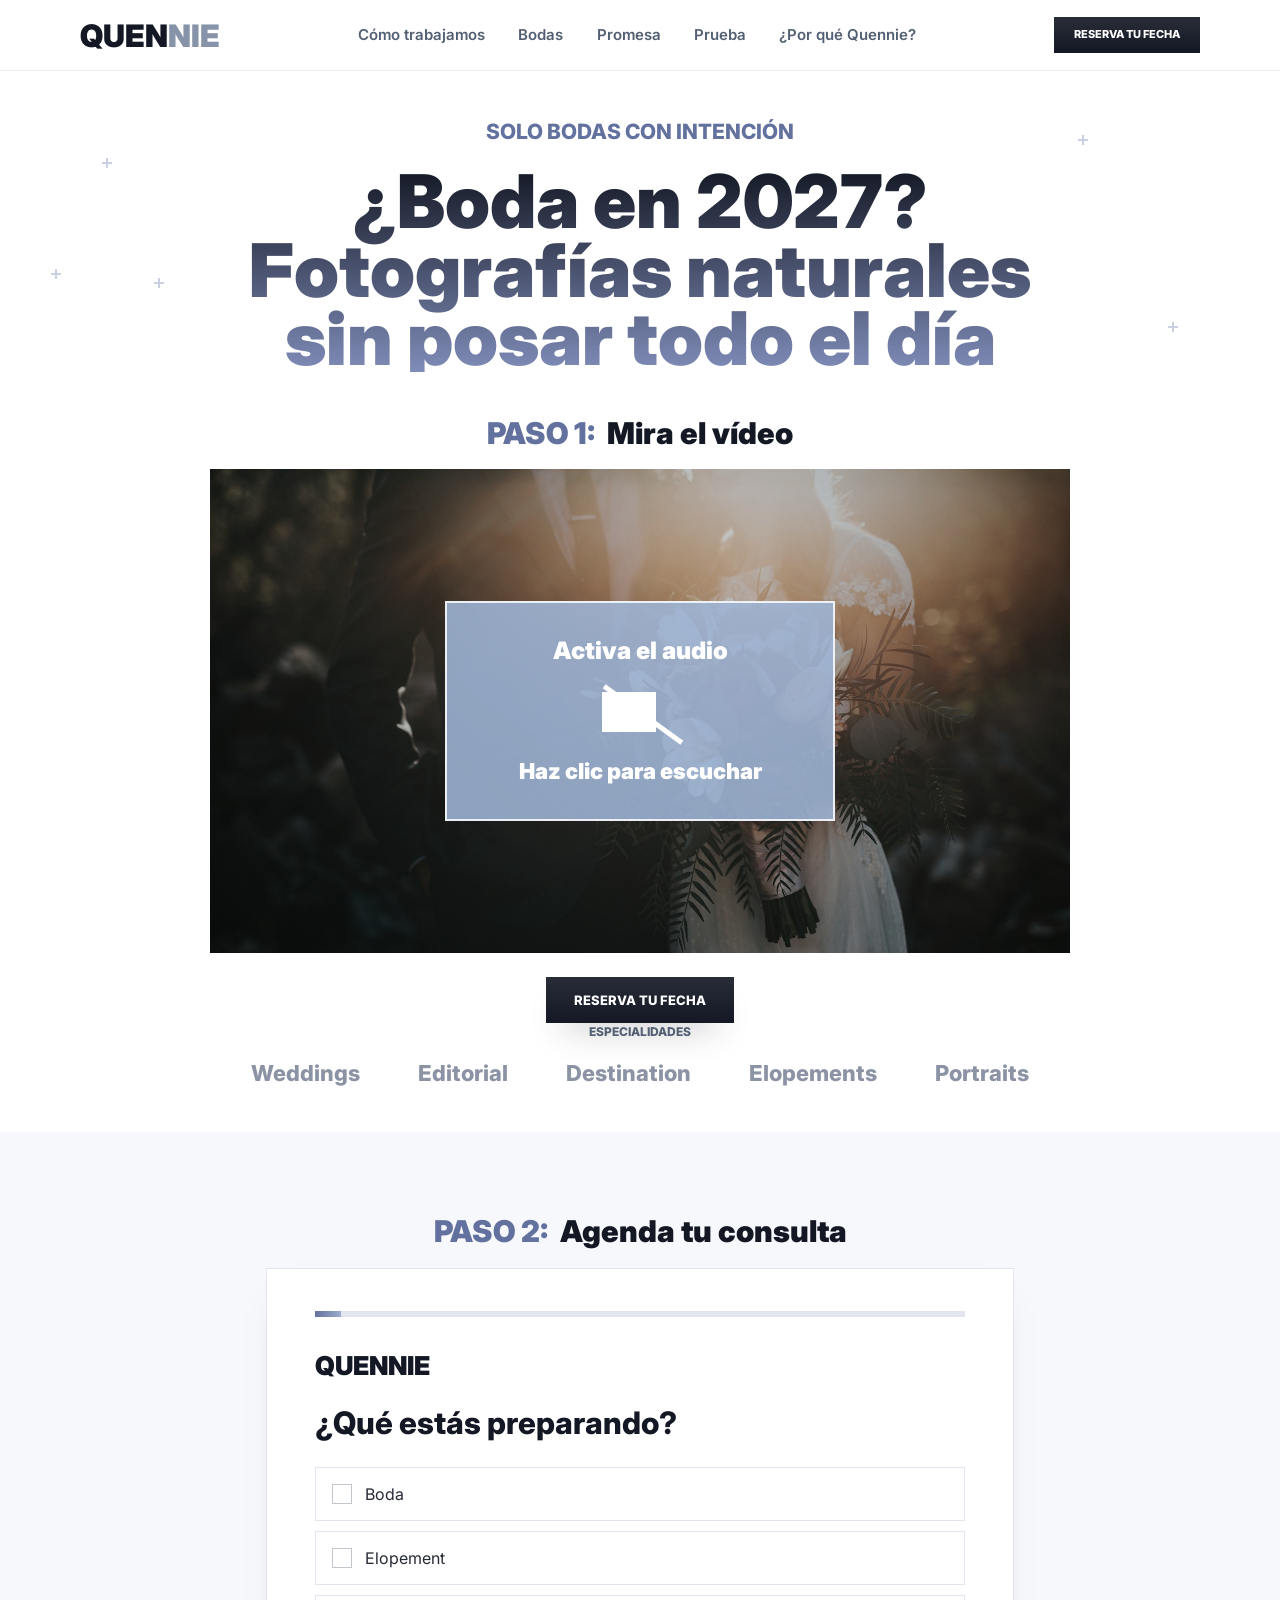
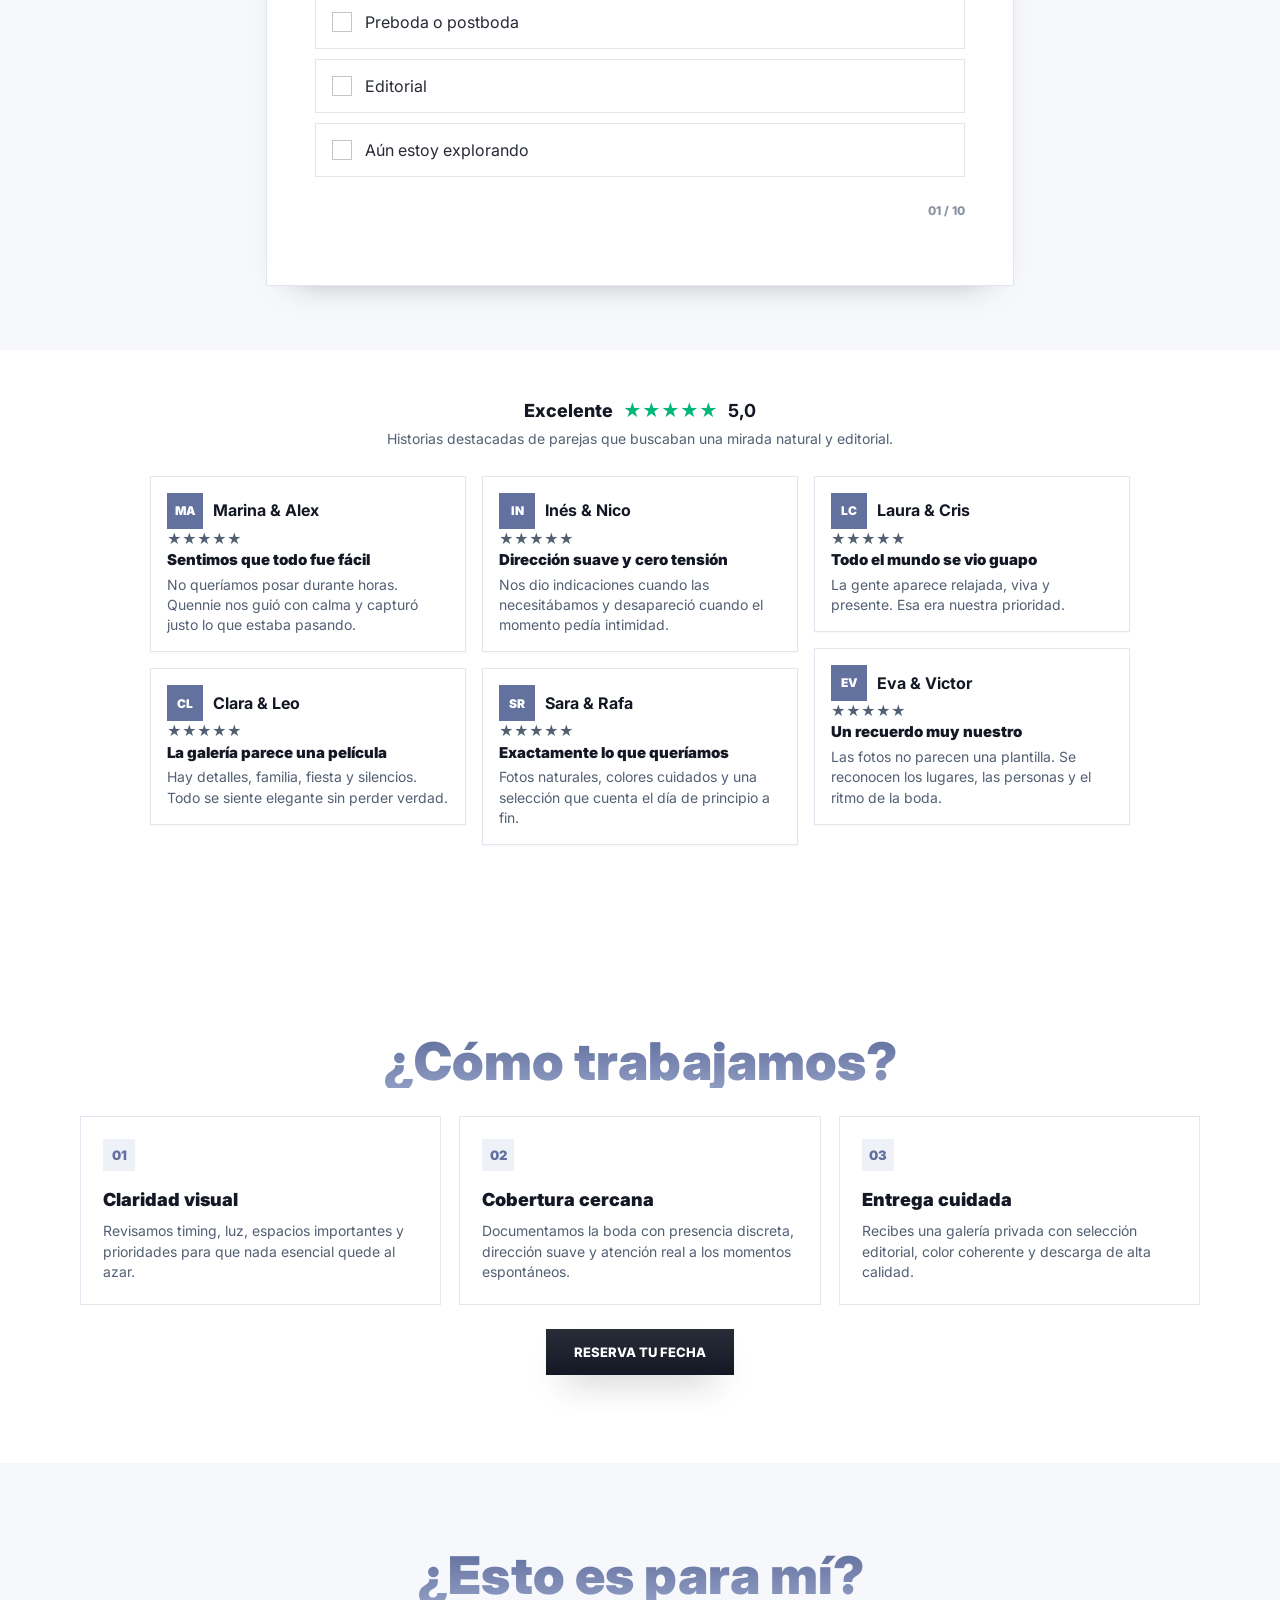
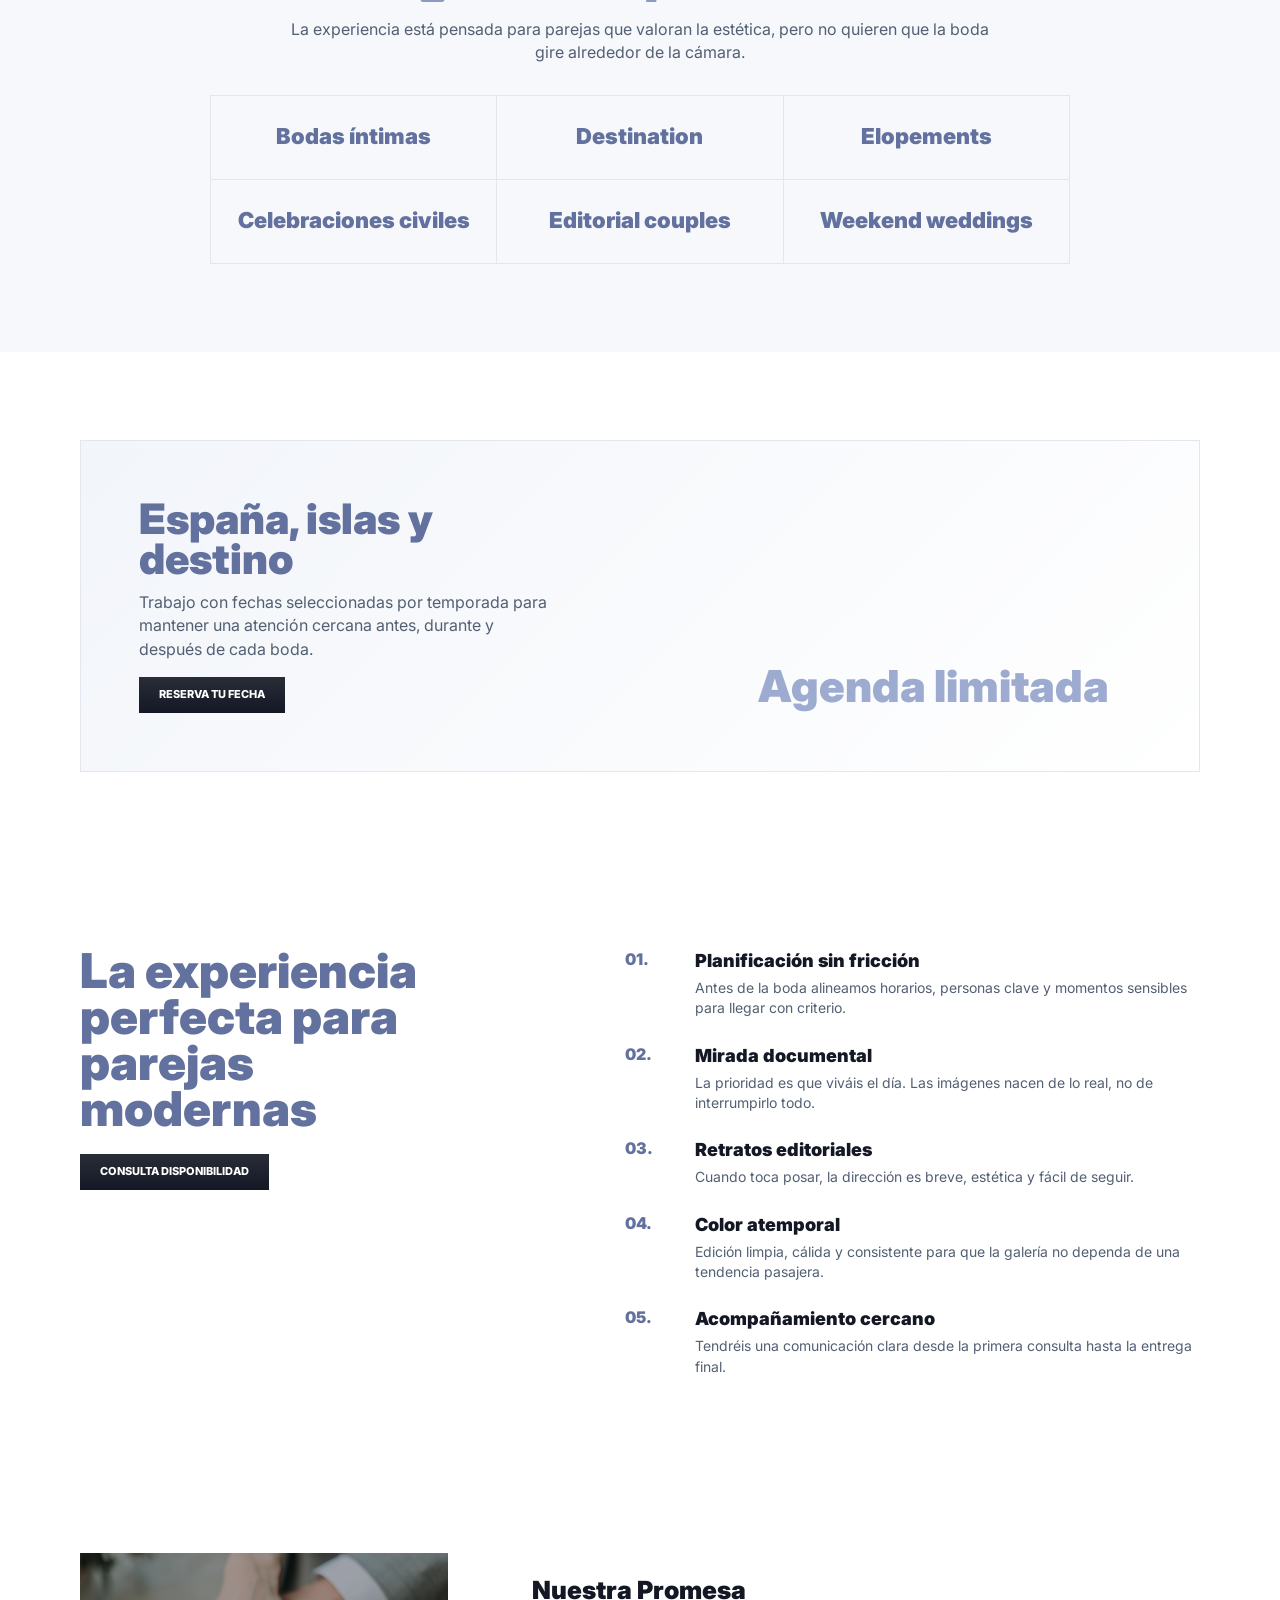
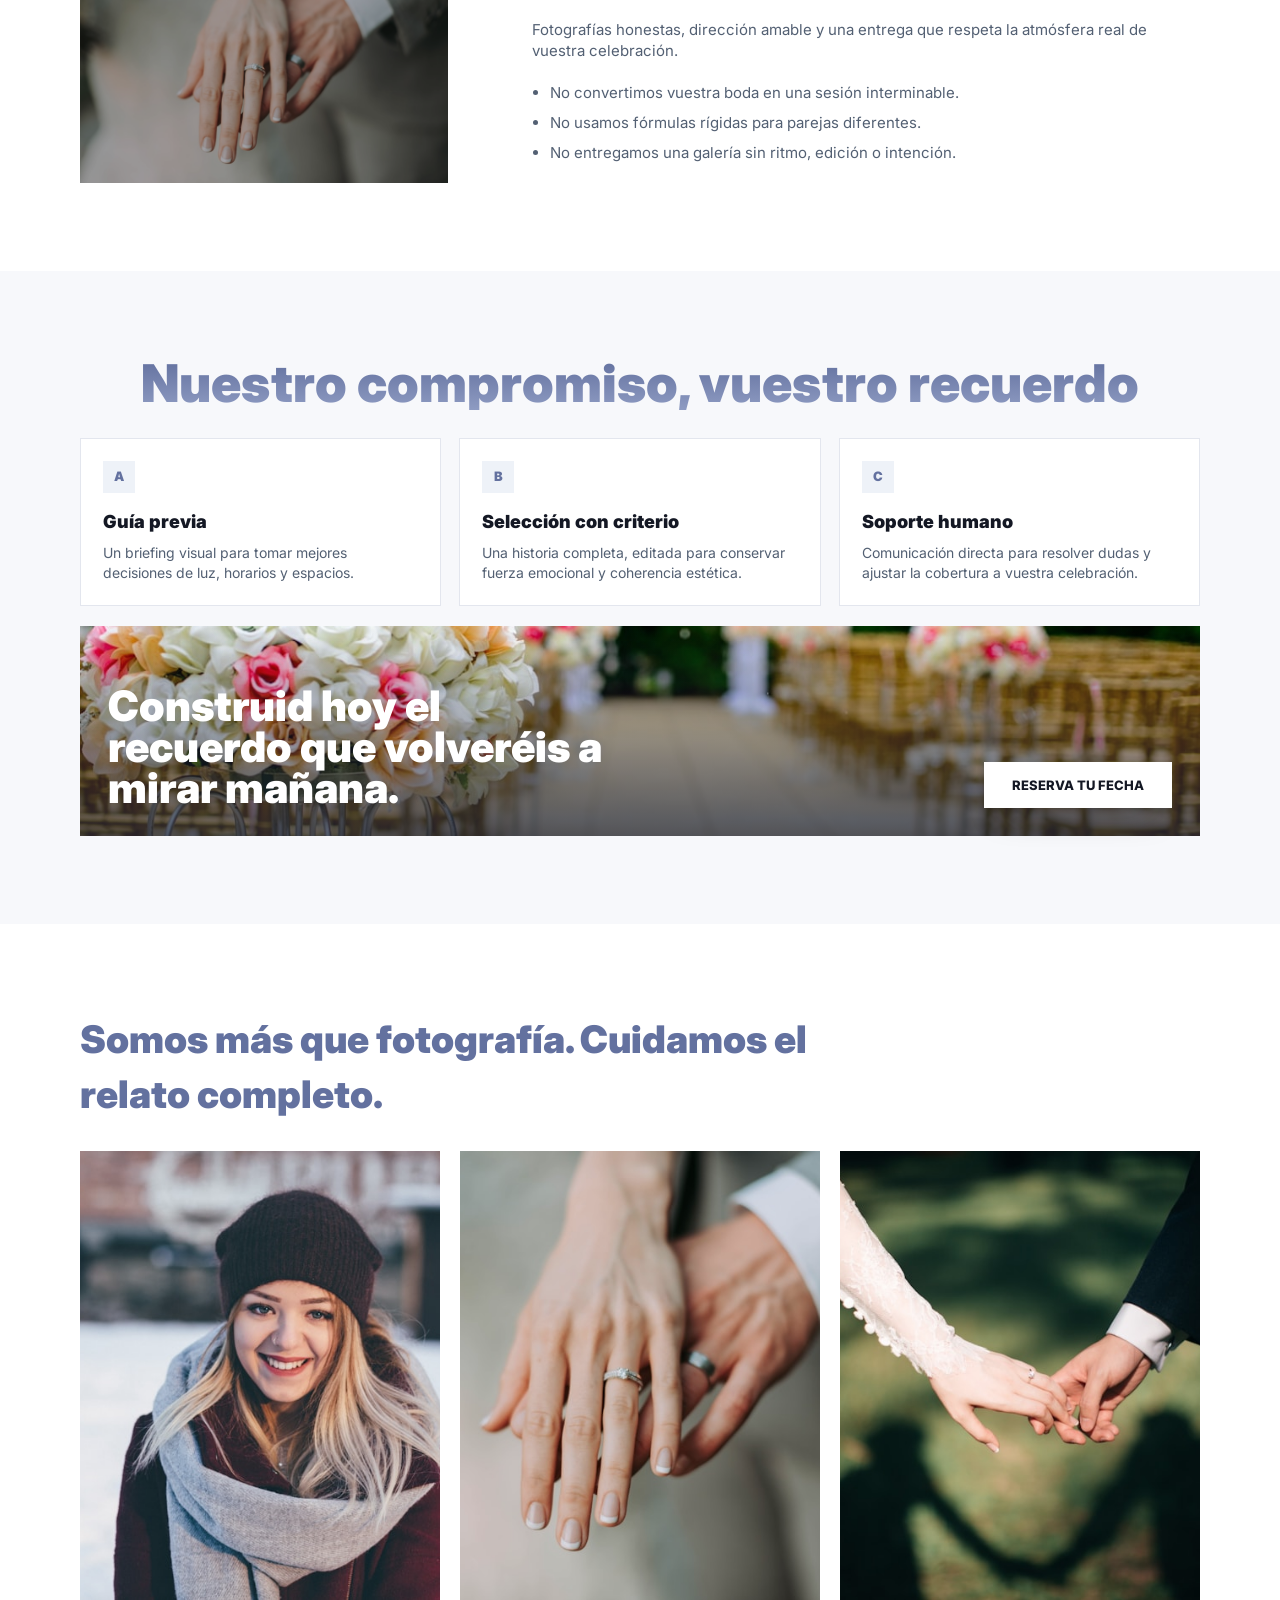
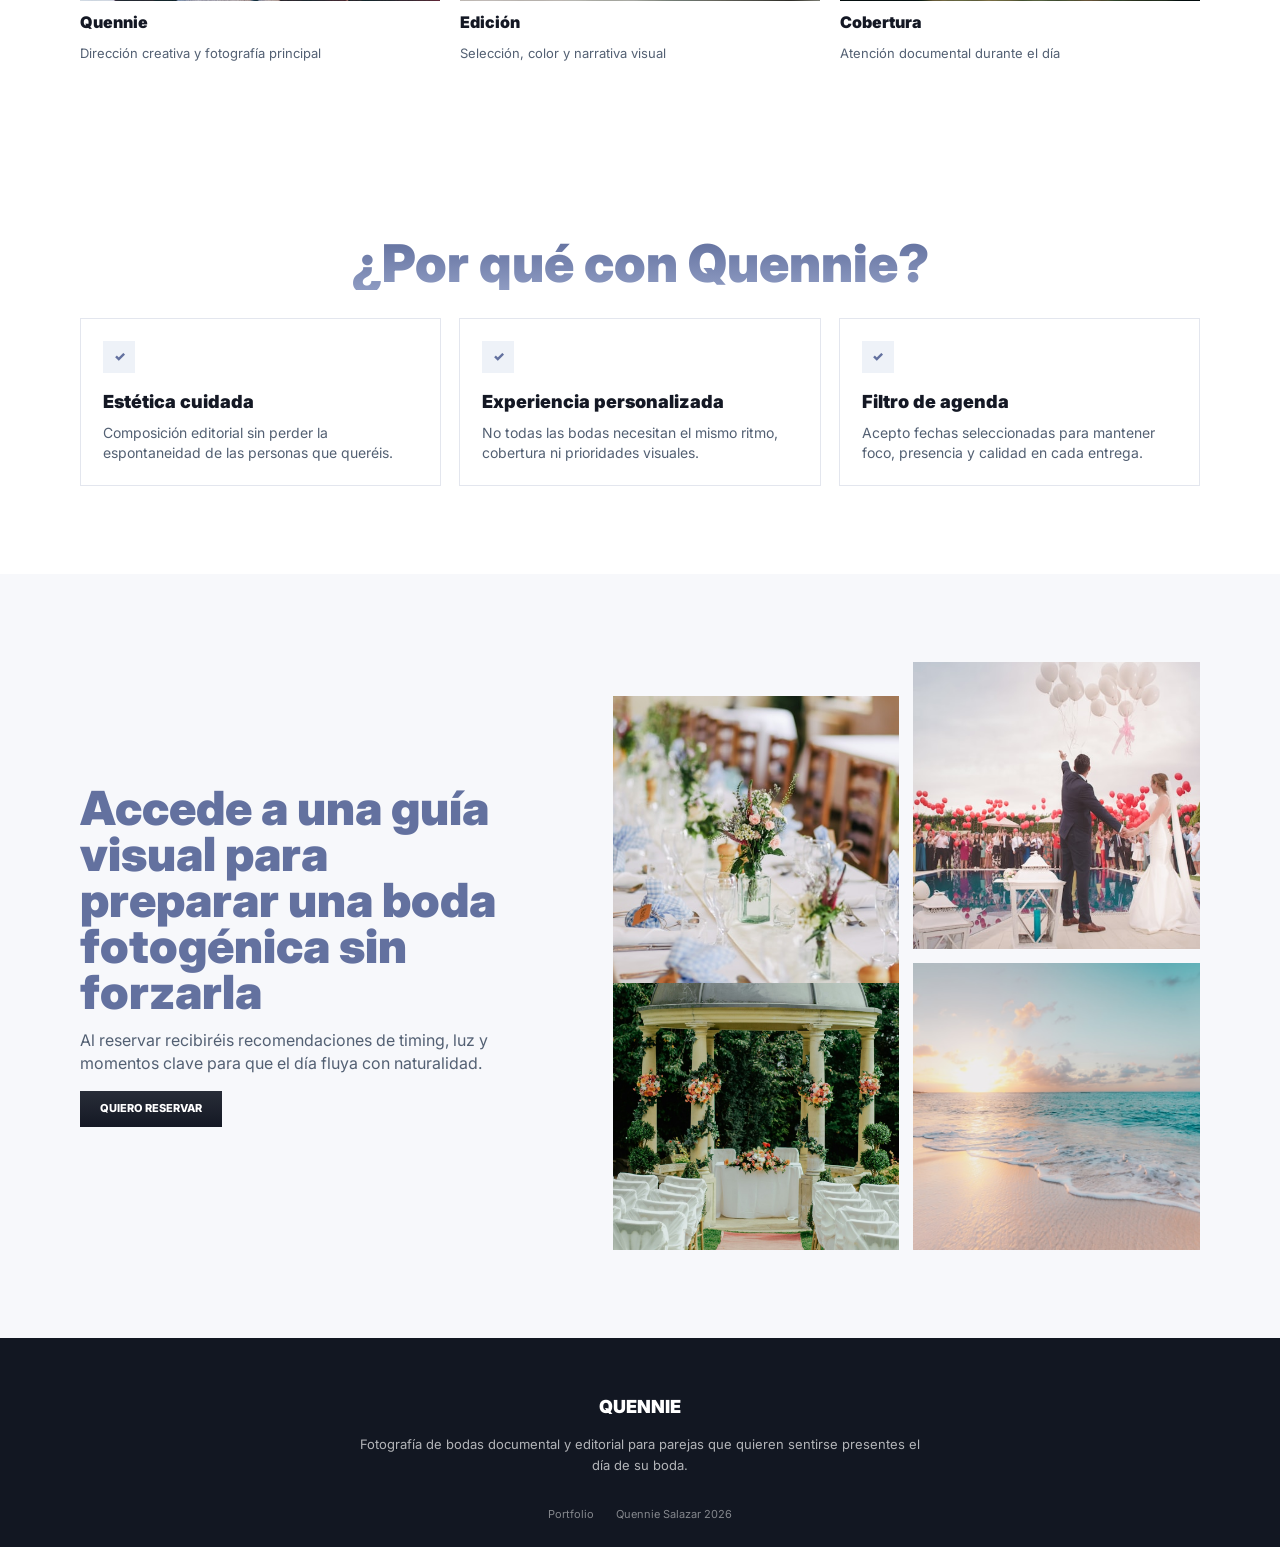
<file: landing.html>
<!doctype html>
<html lang="es">
  <head>
    <meta charset="UTF-8" />
    <meta name="viewport" content="width=device-width, initial-scale=1.0" />
    <meta
      name="description"
      content="Landing de conversión de Quennie Salazar para reservar fotografía de bodas natural, documental y editorial."
    />
    <link rel="canonical" href="https://quennie-portfolio.vercel.app/landing.html" />
    <meta property="og:locale" content="es_ES" />
    <meta property="og:type" content="website" />
    <meta property="og:site_name" content="Quennie Salazar" />
    <meta property="og:title" content="Quennie Salazar | Reserva fotografía de boda" />
    <meta
      property="og:description"
      content="Fotografía de bodas natural, documental y editorial para parejas modernas."
    />
    <meta property="og:url" content="https://quennie-portfolio.vercel.app/landing.html" />
    <meta
      property="og:image"
      content="https://quennie-portfolio.vercel.app/assets/og/quennie-salazar-minimal-20260712.jpg"
    />
    <meta
      property="og:image:secure_url"
      content="https://quennie-portfolio.vercel.app/assets/og/quennie-salazar-minimal-20260712.jpg"
    />
    <meta property="og:image:type" content="image/jpeg" />
    <meta property="og:image:width" content="1200" />
    <meta property="og:image:height" content="630" />
    <meta
      property="og:image:alt"
      content="Quennie Salazar sobre fondo blanco."
    />
    <meta name="twitter:card" content="summary_large_image" />
    <meta name="twitter:title" content="Quennie Salazar | Reserva fotografía de boda" />
    <meta
      name="twitter:description"
      content="Fotografía de bodas natural, documental y editorial para parejas modernas."
    />
    <meta
      name="twitter:image"
      content="https://quennie-portfolio.vercel.app/assets/og/quennie-salazar-minimal-20260712.jpg"
    />
    <title>Quennie Salazar | Reserva fotografía de boda</title>
    <link rel="preconnect" href="https://fonts.googleapis.com" />
    <link rel="preconnect" href="https://fonts.gstatic.com" crossorigin />
    <link
      href="https://fonts.googleapis.com/css2?family=Inter:wght@500;600;700;800;900&display=swap"
      rel="stylesheet"
    />
    <link rel="stylesheet" href="styles.css?v=20261016-header" />
  </head>
  <body class="zivo-page">
    <header class="zivo-header">
      <nav class="zivo-nav" aria-label="Navegación de reserva">
        <a class="zivo-logo" href="index.html" aria-label="Quennie Salazar">
          <span>QUEN</span><span>NIE</span>
        </a>
        <ul class="zivo-nav__links">
          <li><a href="#como-trabajamos">Cómo trabajamos</a></li>
          <li><a href="#bodas">Bodas</a></li>
          <li><a href="#promesa">Promesa</a></li>
          <li><a href="#prueba">Prueba</a></li>
          <li><a href="#porque-quennie">¿Por qué Quennie?</a></li>
        </ul>
        <a class="zivo-button zivo-button--small" href="#consulta">Reserva tu fecha</a>
      </nav>
    </header>

    <main id="top" class="zivo-main">
      <section class="zivo-hero">
        <span class="zivo-sparkle zivo-sparkle--one" aria-hidden="true"></span>
        <span class="zivo-sparkle zivo-sparkle--two" aria-hidden="true"></span>
        <span class="zivo-sparkle zivo-sparkle--three" aria-hidden="true"></span>
        <span class="zivo-sparkle zivo-sparkle--four" aria-hidden="true"></span>
        <span class="zivo-sparkle zivo-sparkle--five" aria-hidden="true"></span>
        <div class="zivo-hero__inner">
          <p class="zivo-kicker">Solo bodas con intención</p>
          <h1>¿Boda en 2027?<br />Fotografías naturales sin posar todo el día</h1>
        </div>
      </section>

      <section class="zivo-video-section" aria-label="Vídeo de bienvenida">
        <div class="zivo-container zivo-container--narrow">
          <h2 class="zivo-step-title"><span>PASO 1:</span> Mira el vídeo</h2>
          <button class="zivo-video" type="button" aria-label="Reproducir vídeo de bienvenida">
            <img
              src="assets/photos/wedding-couple.jpg"
              alt="Pareja de boda en una celebración íntima"
            />
            <span class="zivo-video__veil"></span>
            <span class="zivo-video__sound">
              <strong>Activa el audio</strong>
              <span aria-hidden="true"></span>
              <em>Haz clic para escuchar</em>
            </span>
          </button>
          <a class="zivo-button zivo-button--center" href="#consulta">Reserva tu fecha</a>
          <p class="zivo-partners-label">Especialidades</p>
          <div class="zivo-partners" aria-label="Especialidades de Quennie Salazar">
            <span>Weddings</span>
            <span>Editorial</span>
            <span>Destination</span>
            <span>Elopements</span>
            <span>Portraits</span>
          </div>
        </div>
      </section>

      <section class="zivo-booking" id="consulta">
        <div class="zivo-container">
          <h2 class="zivo-step-title"><span>PASO 2:</span> Agenda tu consulta</h2>
          <form
            class="zivo-form"
            data-contact-form
            data-step-form
            data-recipient="hello@quennie.studio"
            data-subject-prefix="Solicitud de boda Quennie"
            data-webhook-url=""
          >
            <div class="zivo-form__progress" aria-hidden="true">
              <span data-form-progress></span>
            </div>
            <div class="zivo-form__screen" data-form-screen></div>
            <footer class="zivo-form__footer">
              <button class="zivo-form__back" type="button" data-form-back hidden>
                <svg viewBox="0 0 24 24" aria-hidden="true">
                  <path d="M19 12H5M11 18l-6-6 6-6" />
                </svg>
                Atrás
              </button>
              <span class="zivo-form__counter" data-form-counter>01 / 10</span>
            </footer>
            <p class="zivo-form__status" role="status" data-form-status></p>
          </form>
        </div>
      </section>

      <section class="zivo-reviews" id="prueba">
        <div class="zivo-container">
          <div class="zivo-rating">
            <span>Excelente</span>
            <span class="zivo-stars" aria-label="Cinco estrellas">★★★★★</span>
            <strong>5,0</strong>
          </div>
          <p class="zivo-rating__note">Historias destacadas de parejas que buscaban una mirada natural y editorial.</p>
          <div class="zivo-review-grid">
            <article>
              <div><span>MA</span><strong>Marina & Alex</strong></div>
              <p class="zivo-stars" aria-hidden="true">★★★★★</p>
              <h3>Sentimos que todo fue fácil</h3>
              <p>No queríamos posar durante horas. Quennie nos guió con calma y capturó justo lo que estaba pasando.</p>
            </article>
            <article>
              <div><span>CL</span><strong>Clara & Leo</strong></div>
              <p class="zivo-stars" aria-hidden="true">★★★★★</p>
              <h3>La galería parece una película</h3>
              <p>Hay detalles, familia, fiesta y silencios. Todo se siente elegante sin perder verdad.</p>
            </article>
            <article>
              <div><span>IN</span><strong>Inés & Nico</strong></div>
              <p class="zivo-stars" aria-hidden="true">★★★★★</p>
              <h3>Dirección suave y cero tensión</h3>
              <p>Nos dio indicaciones cuando las necesitábamos y desapareció cuando el momento pedía intimidad.</p>
            </article>
            <article>
              <div><span>SR</span><strong>Sara & Rafa</strong></div>
              <p class="zivo-stars" aria-hidden="true">★★★★★</p>
              <h3>Exactamente lo que queríamos</h3>
              <p>Fotos naturales, colores cuidados y una selección que cuenta el día de principio a fin.</p>
            </article>
            <article>
              <div><span>LC</span><strong>Laura & Cris</strong></div>
              <p class="zivo-stars" aria-hidden="true">★★★★★</p>
              <h3>Todo el mundo se vio guapo</h3>
              <p>La gente aparece relajada, viva y presente. Esa era nuestra prioridad.</p>
            </article>
            <article>
              <div><span>EV</span><strong>Eva & Victor</strong></div>
              <p class="zivo-stars" aria-hidden="true">★★★★★</p>
              <h3>Un recuerdo muy nuestro</h3>
              <p>Las fotos no parecen una plantilla. Se reconocen los lugares, las personas y el ritmo de la boda.</p>
            </article>
          </div>
        </div>
      </section>

      <section class="zivo-work" id="como-trabajamos">
        <div class="zivo-container">
          <h2 class="zivo-section-title">¿Cómo trabajamos?</h2>
          <div class="zivo-card-grid">
            <article>
              <span class="zivo-icon">01</span>
              <h3>Claridad visual</h3>
              <p>Revisamos timing, luz, espacios importantes y prioridades para que nada esencial quede al azar.</p>
            </article>
            <article>
              <span class="zivo-icon">02</span>
              <h3>Cobertura cercana</h3>
              <p>Documentamos la boda con presencia discreta, dirección suave y atención real a los momentos espontáneos.</p>
            </article>
            <article>
              <span class="zivo-icon">03</span>
              <h3>Entrega cuidada</h3>
              <p>Recibes una galería privada con selección editorial, color coherente y descarga de alta calidad.</p>
            </article>
          </div>
          <a class="zivo-button zivo-button--center" href="#consulta">Reserva tu fecha</a>
        </div>
      </section>

      <section class="zivo-fit" id="bodas">
        <div class="zivo-container zivo-container--narrow">
          <h2 class="zivo-section-title">¿Esto es para mí?</h2>
          <p>La experiencia está pensada para parejas que valoran la estética, pero no quieren que la boda gire alrededor de la cámara.</p>
          <div class="zivo-fit-grid">
            <span>Bodas íntimas</span>
            <span>Destination</span>
            <span>Elopements</span>
            <span>Celebraciones civiles</span>
            <span>Editorial couples</span>
            <span>Weekend weddings</span>
          </div>
        </div>
      </section>

      <section class="zivo-map">
        <div class="zivo-container">
          <div class="zivo-map-card">
            <div>
              <h2>España, islas y destino</h2>
              <p>Trabajo con fechas seleccionadas por temporada para mantener una atención cercana antes, durante y después de cada boda.</p>
              <a class="zivo-button zivo-button--small" href="#consulta">Reserva tu fecha</a>
            </div>
            <strong>Agenda limitada</strong>
          </div>
        </div>
      </section>

      <section class="zivo-benefits">
        <div class="zivo-container zivo-benefits__grid">
          <div>
            <h2>La experiencia perfecta para parejas modernas</h2>
            <a class="zivo-button zivo-button--small" href="#consulta">Consulta disponibilidad</a>
          </div>
          <div class="zivo-benefit-list">
            <article>
              <span>01.</span>
              <div>
                <h3>Planificación sin fricción</h3>
                <p>Antes de la boda alineamos horarios, personas clave y momentos sensibles para llegar con criterio.</p>
              </div>
            </article>
            <article>
              <span>02.</span>
              <div>
                <h3>Mirada documental</h3>
                <p>La prioridad es que viváis el día. Las imágenes nacen de lo real, no de interrumpirlo todo.</p>
              </div>
            </article>
            <article>
              <span>03.</span>
              <div>
                <h3>Retratos editoriales</h3>
                <p>Cuando toca posar, la dirección es breve, estética y fácil de seguir.</p>
              </div>
            </article>
            <article>
              <span>04.</span>
              <div>
                <h3>Color atemporal</h3>
                <p>Edición limpia, cálida y consistente para que la galería no dependa de una tendencia pasajera.</p>
              </div>
            </article>
            <article>
              <span>05.</span>
              <div>
                <h3>Acompañamiento cercano</h3>
                <p>Tendréis una comunicación clara desde la primera consulta hasta la entrega final.</p>
              </div>
            </article>
          </div>
        </div>
      </section>

      <section class="zivo-promise" id="promesa">
        <div class="zivo-container zivo-promise__grid">
          <div class="zivo-promise__media">
            <img
              src="assets/photos/wedding-detail.jpg"
              alt="Detalle de mesa de boda con velas"
            />
          </div>
          <div>
            <h2>Nuestra Promesa</h2>
            <p>Fotografías honestas, dirección amable y una entrega que respeta la atmósfera real de vuestra celebración.</p>
            <ul>
              <li>No convertimos vuestra boda en una sesión interminable.</li>
              <li>No usamos fórmulas rígidas para parejas diferentes.</li>
              <li>No entregamos una galería sin ritmo, edición o intención.</li>
            </ul>
          </div>
        </div>
      </section>

      <section class="zivo-commitment">
        <div class="zivo-container">
          <h2 class="zivo-section-title">Nuestro compromiso, vuestro recuerdo</h2>
          <div class="zivo-card-grid">
            <article>
              <span class="zivo-icon">A</span>
              <h3>Guía previa</h3>
              <p>Un briefing visual para tomar mejores decisiones de luz, horarios y espacios.</p>
            </article>
            <article>
              <span class="zivo-icon">B</span>
              <h3>Selección con criterio</h3>
              <p>Una historia completa, editada para conservar fuerza emocional y coherencia estética.</p>
            </article>
            <article>
              <span class="zivo-icon">C</span>
              <h3>Soporte humano</h3>
              <p>Comunicación directa para resolver dudas y ajustar la cobertura a vuestra celebración.</p>
            </article>
          </div>
          <div class="zivo-cta-tile">
            <h3>Construid hoy el recuerdo que volveréis a mirar mañana.</h3>
            <a class="zivo-button zivo-button--light" href="#consulta">Reserva tu fecha</a>
          </div>
        </div>
      </section>

      <section class="zivo-team">
        <div class="zivo-container">
          <h2>Somos más que fotografía. Cuidamos el relato completo.</h2>
          <div class="zivo-team-grid">
            <article>
              <img src="assets/photos/team-photographer.jpg" alt="Fotógrafa revisando su cámara" />
              <h3>Quennie</h3>
              <p>Dirección creativa y fotografía principal</p>
            </article>
            <article>
              <img src="assets/photos/wedding-detail.jpg" alt="Detalle elegante de boda" />
              <h3>Edición</h3>
              <p>Selección, color y narrativa visual</p>
            </article>
            <article>
              <img src="assets/photos/couple-walk.jpg" alt="Pareja caminando durante una boda" />
              <h3>Cobertura</h3>
              <p>Atención documental durante el día</p>
            </article>
          </div>
        </div>
      </section>

      <section class="zivo-why" id="porque-quennie">
        <div class="zivo-container">
          <h2 class="zivo-section-title">¿Por qué con Quennie?</h2>
          <div class="zivo-card-grid">
            <article>
              <span class="zivo-icon">✓</span>
              <h3>Estética cuidada</h3>
              <p>Composición editorial sin perder la espontaneidad de las personas que queréis.</p>
            </article>
            <article>
              <span class="zivo-icon">✓</span>
              <h3>Experiencia personalizada</h3>
              <p>No todas las bodas necesitan el mismo ritmo, cobertura ni prioridades visuales.</p>
            </article>
            <article>
              <span class="zivo-icon">✓</span>
              <h3>Filtro de agenda</h3>
              <p>Acepto fechas seleccionadas para mantener foco, presencia y calidad en cada entrega.</p>
            </article>
          </div>
        </div>
      </section>

      <section class="zivo-guide">
        <div class="zivo-container zivo-guide__grid">
          <div>
            <h2>Accede a una guía visual para preparar una boda fotogénica sin forzarla</h2>
            <p>Al reservar recibiréis recomendaciones de timing, luz y momentos clave para que el día fluya con naturalidad.</p>
            <a class="zivo-button zivo-button--small" href="#consulta">Quiero reservar</a>
          </div>
          <div class="zivo-guide__tiles" aria-hidden="true">
            <img src="assets/photos/guide-flowers.jpg" alt="" />
            <img src="assets/photos/guide-couple.jpg" alt="" />
            <img src="assets/photos/ceremony-flowers.jpg" alt="" />
            <img src="assets/photos/sea-sunset.jpg" alt="" />
          </div>
        </div>
      </section>
    </main>

    <footer class="zivo-footer">
      <div class="zivo-container zivo-footer__grid">
        <strong>QUENNIE</strong>
        <p>Fotografía de bodas documental y editorial para parejas que quieren sentirse presentes el día de su boda.</p>
      </div>
      <nav class="zivo-footer__links" aria-label="Legal">
        <a href="index.html">Portfolio</a>
        <span>Quennie Salazar 2026</span>
      </nav>
    </footer>

    <script src="script.js?v=20260712-lightbox"></script>
  </body>
</html>
</file>
<file: styles.css>
:root {
  color-scheme: light;
  --paper: #fbfaf7;
  --ink: #171411;
  --muted: #5f5952;
  --font-display: "Cormorant Garamond", Georgia, serif;
  --font-body: "Inter", Arial, sans-serif;
}

* {
  box-sizing: border-box;
}

html {
  scroll-behavior: smooth;
}

body {
  min-width: 320px;
  margin: 0;
  background: var(--paper);
  color: var(--ink);
  font-family: var(--font-body);
  font-size: 14px;
  line-height: 1.35;
}

body.dialog-is-open {
  overflow: hidden;
}

.home-page {
  --zivo-ink: #141824;
  --zivo-body: #536073;
  --zivo-blue: #63719f;
  --zivo-line: #e3e6ee;
  --zivo-soft: #f7f8fb;
  --zivo-green: #00b67a;
}

a {
  color: inherit;
  text-decoration: none;
}

img {
  display: block;
  width: 100%;
  height: 100%;
  background: linear-gradient(135deg, #d8d1c5, #eef0f4 48%, #8f98ac);
  object-fit: cover;
}

img.image-fallback {
  filter: saturate(0.88) contrast(0.94);
}

button {
  font: inherit;
}

.site-header {
  position: absolute;
  top: 0;
  right: 0;
  left: 0;
  z-index: 20;
  display: grid;
  grid-template-columns: 1fr auto 1fr;
  align-items: start;
  width: min(1032px, calc(100% - 72px));
  margin: 0 auto;
  padding-top: 48px;
  color: var(--ink);
}

.brand {
  grid-column: 2;
  justify-self: center;
  font-family: var(--font-display);
  font-size: 30px;
  font-weight: 400;
  line-height: 1;
  text-align: center;
  white-space: nowrap;
}

.home-main {
  background: var(--paper);
}

.home-offer {
  display: grid;
  align-items: start;
  padding: 118px 0 54px;
}

.home-offer__inner {
  display: grid;
  justify-items: center;
  width: min(1000px, calc(100% - 72px));
  margin: 0 auto;
  text-align: center;
}

.home-offer__kicker {
  margin: 0 0 8px;
  color: var(--muted);
  font-size: 13px;
  font-weight: 500;
  text-transform: uppercase;
}

.home-offer__copy {
  max-width: 590px;
  margin: 0 auto;
  color: var(--muted);
  font-size: 18px;
  line-height: 1.5;
}

.home-offer__cta {
  display: inline-flex;
  min-height: 46px;
  align-items: center;
  justify-content: center;
  margin-top: 26px;
  padding: 0 25px;
  border: 0;
  border-radius: 0;
  background: var(--ink);
  box-shadow: 0 18px 34px -23px rgba(23, 20, 17, 0.9);
  color: var(--paper);
  cursor: pointer;
  font-size: 13px;
  font-weight: 600;
  text-transform: uppercase;
}

.home-video {
  position: relative;
  display: block;
  width: min(860px, 100%);
  aspect-ratio: 16 / 9;
  margin-top: 46px;
  overflow: hidden;
  padding: 0;
  border: 0;
  border-radius: 0;
  background: #151515;
}

.home-video img {
  filter: saturate(0.88) contrast(0.92) brightness(0.82);
}

.home-video__shade {
  position: absolute;
  inset: 0;
  background: radial-gradient(circle at 50% 50%, rgba(255, 255, 255, 0.08), rgba(0, 0, 0, 0.42));
}

.home-video__panel {
  position: absolute;
  top: 50%;
  left: 50%;
  display: grid;
  width: 390px;
  min-height: 204px;
  place-items: center;
  padding: 24px;
  border: 2px solid rgba(255, 255, 255, 0.78);
  border-radius: 0;
  background: rgba(159, 181, 214, 0.86);
  color: #ffffff;
  transform: translate(-50%, -50%);
}

.home-video__panel strong {
  font-size: 24px;
  font-weight: 700;
}

.home-video__panel span {
  position: relative;
  width: 76px;
  height: 52px;
}

.home-video__panel span::before {
  position: absolute;
  inset: 7px 22px 7px 0;
  border-radius: 0;
  background: #ffffff;
  content: "";
}

.home-video__panel span::after {
  position: absolute;
  top: 50%;
  left: 54px;
  width: 26px;
  height: 34px;
  background: #ffffff;
  clip-path: polygon(0 0, 100% 50%, 0 100%);
  content: "";
  transform: translateY(-50%);
}

.home-video__panel em {
  font-style: normal;
  font-size: 17px;
  font-weight: 600;
}

.home-main .work-grid {
  padding-top: 78px;
}

.work-grid {
  display: grid;
  grid-template-columns: repeat(3, minmax(0, 1fr));
  gap: 24px;
  width: min(1152px, calc(100% - 72px));
  margin: 0 auto;
  padding-top: 182px;
}

.work-item {
  aspect-ratio: 4 / 5;
  min-width: 0;
  overflow: hidden;
}

.photo-lightbox-trigger {
  cursor: zoom-in;
}

.work-cta {
  display: flex;
  justify-content: center;
  width: min(1152px, calc(100% - 72px));
  margin: 0 auto;
  padding: 20px 0 120px;
}

.work-cta__button {
  display: inline-flex;
  min-height: 46px;
  align-items: center;
  justify-content: center;
  padding: 0 25px;
  border: 0;
  border-radius: 0;
  background: var(--ink);
  box-shadow: 0 18px 34px -23px rgba(23, 20, 17, 0.9);
  color: var(--paper);
  cursor: pointer;
  font-size: 13px;
  font-weight: 600;
  text-transform: uppercase;
}

.site-footer {
  display: grid;
  justify-items: center;
  gap: 8px;
  width: min(760px, calc(100% - 72px));
  margin: 0 auto;
  padding: 34px 0 52px;
  border-top: 1px solid rgba(23, 20, 17, 0.18);
  color: var(--muted);
  font-size: 13px;
  line-height: 1.6;
  text-align: center;
}

.site-footer p {
  margin: 0;
}

.site-footer__brand {
  color: var(--ink);
  font-family: var(--font-display);
  font-size: 28px;
  line-height: 1;
}

.site-footer a {
  color: var(--ink);
  overflow-wrap: anywhere;
  text-decoration: underline;
  text-decoration-thickness: 1px;
  text-underline-offset: 4px;
}

.booking-dialog {
  width: min(748px, calc(100% - 32px));
  max-height: calc(100svh - 32px);
  padding: 0;
  overflow: visible;
  border: 0;
  background: transparent;
  color: var(--zivo-ink);
}

.booking-dialog::backdrop {
  background: rgba(20, 24, 36, 0.44);
  backdrop-filter: blur(10px);
}

.booking-dialog__close {
  position: absolute;
  right: 0;
  bottom: calc(100% + 12px);
  min-height: 34px;
  padding: 0 14px;
  border: 1px solid rgba(255, 255, 255, 0.42);
  border-radius: 0;
  background: rgba(255, 255, 255, 0.92);
  color: var(--zivo-ink);
  cursor: pointer;
  font-size: 12px;
  font-weight: 700;
  text-transform: uppercase;
}

.booking-dialog .zivo-form {
  max-height: calc(100svh - 84px);
  overflow: auto;
}

.photo-lightbox {
  width: min(1180px, calc(100% - 32px));
  max-width: none;
  max-height: calc(100svh - 32px);
  padding: 0;
  overflow: visible;
  border: 0;
  background: transparent;
  color: #ffffff;
}

.photo-lightbox::backdrop {
  background: rgba(12, 11, 10, 0.82);
  backdrop-filter: blur(12px);
}

.photo-lightbox__figure {
  display: grid;
  max-height: calc(100svh - 32px);
  place-items: center;
  margin: 0;
}

dialog.photo-lightbox .photo-lightbox__image {
  width: auto;
  height: auto;
  max-width: 100%;
  max-height: calc(100svh - 32px);
  border-radius: 0;
  background: #111111;
  box-shadow: 0 28px 80px -34px rgba(0, 0, 0, 0.9);
  cursor: default;
  object-fit: contain;
}

.photo-lightbox__close {
  position: fixed;
  top: max(16px, env(safe-area-inset-top));
  right: max(16px, env(safe-area-inset-right));
  z-index: 2;
  display: grid;
  width: 42px;
  height: 42px;
  place-items: center;
  padding: 0;
  border: 1px solid rgba(255, 255, 255, 0.42);
  border-radius: 0;
  background: rgba(251, 250, 247, 0.94);
  box-shadow: 0 16px 42px -24px rgba(0, 0, 0, 0.88);
  color: var(--ink);
  cursor: pointer;
}

.photo-lightbox__close span,
.photo-lightbox__close span::after {
  display: block;
  width: 16px;
  height: 2px;
  border-radius: 0;
  background: currentColor;
  content: "";
}

.photo-lightbox__close span {
  position: relative;
  transform: rotate(45deg);
}

.photo-lightbox__close span::after {
  position: absolute;
  inset: 0;
  transform: rotate(90deg);
}

:focus-visible {
  outline: 1px solid currentColor;
  outline-offset: 5px;
}

@media (max-width: 760px) {
  .site-header {
    display: grid;
    grid-template-columns: 1fr auto 1fr;
    align-items: start;
    width: 100%;
    padding: 24px 20px 14px;
    background: rgba(251, 250, 247, 0.94);
    backdrop-filter: blur(12px);
  }

  .brand {
    grid-column: 2;
    font-size: 24px;
    line-height: 0.96;
  }

  .home-offer {
    min-height: auto;
    padding: 78px 0 20px;
  }

  .home-offer__inner {
    width: calc(100% - 40px);
  }

  .home-offer__copy {
    font-size: 16px;
  }

  .home-offer__cta {
    margin-top: 22px;
  }

  .home-video {
    margin-top: 30px;
  }

  .home-video__panel {
    width: 64%;
    min-height: 118px;
    padding: 14px;
  }

  .home-video__panel strong,
  .home-video__panel em {
    font-size: 12px;
  }

  .home-video__panel span {
    width: 52px;
    height: 32px;
  }

  .home-video__panel span::after {
    left: 36px;
    width: 18px;
    height: 24px;
  }

  .work-grid {
    grid-template-columns: repeat(3, minmax(0, 1fr));
    gap: 18px;
    width: calc(100% - 40px);
    padding-top: 34px;
  }

  .home-main .work-grid {
    padding-top: 34px;
  }

  .work-cta {
    width: calc(100% - 40px);
    padding: 34px 0 82px;
  }

  .site-footer {
    width: calc(100% - 40px);
    padding: 28px 0 34px;
    font-size: 12px;
  }

  .site-footer__brand {
    font-size: 24px;
  }

  .booking-dialog {
    width: calc(100% - 24px);
  }

  .booking-dialog .zivo-form {
    max-height: calc(100svh - 76px);
  }
}

.zivo-page {
  --zivo-ink: #141824;
  --zivo-body: #536073;
  --zivo-blue: #63719f;
  --zivo-line: #e3e6ee;
  --zivo-soft: #f7f8fb;
  --zivo-green: #00b67a;
  min-width: 320px;
  background: #ffffff;
  color: var(--zivo-ink);
  font-family: "Inter", Arial, sans-serif;
  font-size: 16px;
  line-height: 1.45;
}

.zivo-page img {
  display: block;
  width: 100%;
  height: auto;
  background: linear-gradient(135deg, #d8d1c5, #eef0f4 48%, #8f98ac);
  object-fit: cover;
}

.zivo-page h1,
.zivo-page h2,
.zivo-page h3,
.zivo-page p {
  margin-top: 0;
}

.zivo-page button,
.zivo-page input,
.zivo-page select,
.zivo-page textarea {
  font: inherit;
}

.zivo-container {
  width: min(1120px, calc(100% - 40px));
  margin: 0 auto;
}

.zivo-container--narrow {
  width: min(860px, calc(100% - 40px));
}

.zivo-header {
  position: sticky;
  top: 0;
  z-index: 50;
  background: rgba(255, 255, 255, 0.9);
  border-bottom: 1px solid rgba(227, 230, 238, 0.72);
  backdrop-filter: blur(16px);
}

.zivo-nav {
  display: flex;
  width: min(1120px, calc(100% - 40px));
  min-height: 70px;
  align-items: center;
  justify-content: space-between;
  gap: 28px;
  margin: 0 auto;
}

.zivo-logo {
  display: inline-flex;
  align-items: baseline;
  color: var(--zivo-ink);
  font-size: 31px;
  font-weight: 900;
  letter-spacing: 0;
  line-height: 1;
}

.zivo-logo span:last-child {
  color: #8793a8;
}

.zivo-nav__links {
  display: flex;
  gap: clamp(18px, 2.6vw, 34px);
  align-items: center;
  margin: 0;
  padding: 0;
  color: var(--zivo-body);
  font-size: 15px;
  font-weight: 600;
  letter-spacing: 0;
  list-style: none;
}

.zivo-nav__links a:hover,
.zivo-nav__links a:focus-visible {
  color: var(--zivo-ink);
}

.zivo-button {
  display: inline-flex;
  min-height: 46px;
  align-items: center;
  justify-content: center;
  padding: 0 28px;
  border: 0;
  border-radius: 0;
  background: linear-gradient(180deg, #282d38, #141824);
  box-shadow: 0 18px 34px -20px rgba(20, 24, 36, 0.85);
  color: #ffffff;
  font-size: 13px;
  font-weight: 800;
  letter-spacing: 0;
  text-transform: uppercase;
  transition: transform 180ms ease, box-shadow 180ms ease;
}

.zivo-button:hover,
.zivo-button:focus-visible {
  transform: translateY(-1px);
  box-shadow: 0 24px 42px -22px rgba(20, 24, 36, 0.92);
}

.zivo-button--small {
  min-height: 36px;
  padding-inline: 20px;
  font-size: 11px;
}

.zivo-button--center {
  display: flex;
  width: fit-content;
  margin: 24px auto 0;
}

.zivo-button--light {
  background: #ffffff;
  color: var(--zivo-ink);
}

.zivo-main {
  overflow: hidden;
  background: #ffffff;
}

.zivo-hero {
  position: relative;
  padding: 46px 20px 30px;
  text-align: center;
}

.zivo-hero__inner {
  position: relative;
  z-index: 2;
  display: flex;
  max-width: 900px;
  flex-direction: column;
  align-items: center;
  gap: 20px;
  margin: 0 auto;
}

.zivo-kicker {
  margin-bottom: 0;
  color: var(--zivo-blue);
  font-size: 21px;
  font-weight: 800;
  letter-spacing: 0;
  text-transform: uppercase;
}

.zivo-hero h1 {
  max-width: 880px;
  margin-bottom: 4px;
  background: linear-gradient(180deg, var(--zivo-ink), #7f8cb8);
  -webkit-background-clip: text;
  background-clip: text;
  color: transparent;
  font-size: 74px;
  font-weight: 900;
  letter-spacing: 0;
  line-height: 0.92;
}

.zivo-sparkle {
  position: absolute;
  width: 10px;
  height: 10px;
  color: #c9d0e2;
}

.zivo-sparkle::before,
.zivo-sparkle::after {
  position: absolute;
  inset: 0;
  margin: auto;
  background: currentColor;
  content: "";
}

.zivo-sparkle::before {
  width: 100%;
  height: 2px;
}

.zivo-sparkle::after {
  width: 2px;
  height: 100%;
}

.zivo-sparkle--one {
  top: 26%;
  left: 8%;
}

.zivo-sparkle--two {
  top: 19%;
  right: 15%;
}

.zivo-sparkle--three {
  top: 62%;
  left: 12%;
}

.zivo-sparkle--four {
  right: 8%;
  bottom: 22%;
}

.zivo-sparkle--five {
  bottom: 38%;
  left: 4%;
}

.zivo-video-section {
  padding: 6px 0 42px;
}

.zivo-step-title {
  margin-bottom: 14px;
  color: var(--zivo-ink);
  font-size: 30px;
  font-weight: 900;
  letter-spacing: 0;
  text-align: center;
}

.zivo-step-title span {
  color: var(--zivo-blue);
  margin-right: 6px;
}

.zivo-video {
  position: relative;
  display: block;
  width: 100%;
  aspect-ratio: 16 / 9;
  overflow: hidden;
  padding: 0;
  border: 0;
  border-radius: 0;
  background: #111;
  cursor: pointer;
}

.zivo-video img {
  height: 100%;
  filter: saturate(0.92) contrast(0.95);
}

.zivo-video__veil {
  position: absolute;
  inset: 0;
  background: radial-gradient(circle at 50% 50%, rgba(255, 255, 255, 0.02), rgba(0, 0, 0, 0.32));
}

.zivo-video__sound {
  position: absolute;
  top: 50%;
  left: 50%;
  display: grid;
  width: min(390px, 46%);
  min-width: 280px;
  min-height: 220px;
  place-items: center;
  padding: 22px;
  border: 2px solid rgba(255, 255, 255, 0.82);
  border-radius: 0;
  background: rgba(159, 181, 214, 0.88);
  color: #ffffff;
  text-align: center;
  transform: translate(-50%, -50%);
}

.zivo-video__sound strong {
  font-size: 24px;
  font-weight: 900;
  letter-spacing: 0;
}

.zivo-video__sound span {
  position: relative;
  width: 76px;
  height: 52px;
}

.zivo-video__sound span::before {
  position: absolute;
  inset: 6px 22px 6px 0;
  border-radius: 0;
  background: #ffffff;
  content: "";
}

.zivo-video__sound span::after {
  position: absolute;
  top: 50%;
  left: -7px;
  width: 96px;
  height: 5px;
  border-radius: 0;
  background: #ffffff;
  content: "";
  transform: rotate(36deg);
}

.zivo-video__sound em {
  font-style: normal;
  font-size: 22px;
  font-weight: 900;
  letter-spacing: 0;
}

.zivo-partners-label {
  margin: 30px 0 18px;
  color: var(--zivo-body);
  font-size: 12px;
  font-weight: 800;
  letter-spacing: 0;
  text-align: center;
  text-transform: uppercase;
}

.zivo-partners {
  display: flex;
  align-items: center;
  justify-content: center;
  gap: clamp(22px, 5vw, 58px);
  color: #8b93a4;
  font-size: 22px;
  font-weight: 800;
  letter-spacing: 0;
  white-space: nowrap;
}

.zivo-booking,
.zivo-fit,
.zivo-commitment,
.zivo-guide {
  background: var(--zivo-soft);
}

.zivo-booking {
  padding: 36px 0 64px;
  scroll-margin-top: 88px;
}

.zivo-booking .zivo-container {
  padding-top: 42px;
}

@keyframes zivo-form-step-in-next {
  from {
    opacity: 0;
    transform: translateY(22px);
  }

  to {
    opacity: 1;
    transform: translateY(0);
  }
}

@keyframes zivo-form-step-in-prev {
  from {
    opacity: 0;
    transform: translateY(-22px);
  }

  to {
    opacity: 1;
    transform: translateY(0);
  }
}

.zivo-form {
  width: min(748px, 100%);
  margin: 0 auto;
  padding: 42px 48px 34px;
  border: 1px solid var(--zivo-line);
  border-radius: 0;
  background: #ffffff;
  box-shadow: 0 16px 34px -28px rgba(24, 31, 47, 0.55);
}

.zivo-form__progress {
  height: 6px;
  margin-bottom: 30px;
  overflow: hidden;
  border-radius: 0;
  background: var(--zivo-line);
}

.zivo-form__progress span {
  display: block;
  width: 4%;
  height: 100%;
  border-radius: 0;
  background: linear-gradient(90deg, #63719f, #9cadcc);
  transition: width 500ms ease;
}

.zivo-form__screen {
  min-height: 404px;
}

.zivo-form__step {
  animation: zivo-form-step-in-next 400ms cubic-bezier(0.16, 1, 0.3, 1) both;
}

.zivo-form__step[data-dir="prev"] {
  animation-name: zivo-form-step-in-prev;
}

.zivo-form__brand {
  margin-bottom: 22px;
  color: var(--zivo-ink);
  font-size: 26px;
  font-weight: 900;
  letter-spacing: 0;
}

.zivo-form__question {
  max-width: 610px;
  margin-bottom: 0;
  color: var(--zivo-ink);
  font-size: 31px;
  font-weight: 800;
  letter-spacing: 0;
  line-height: 1.12;
}

.zivo-form__field {
  margin-top: 34px;
}

.zivo-form__field input,
.zivo-form__field textarea {
  width: 100%;
  border: 0;
  border-bottom: 1px solid var(--zivo-line);
  border-radius: 0;
  background: #ffffff;
  color: var(--zivo-ink);
  font-size: 32px;
  line-height: 1.22;
  outline: none;
  transition: border-color 180ms ease;
}

.zivo-form__field input {
  min-height: 64px;
  padding: 8px 2px 13px;
}

.zivo-form__field textarea {
  min-height: 150px;
  padding: 8px 2px 13px;
  resize: vertical;
}

.zivo-form__field input::placeholder,
.zivo-form__field textarea::placeholder {
  color: rgba(83, 96, 115, 0.42);
}

.zivo-form__field input:focus,
.zivo-form__field textarea:focus {
  border-color: var(--zivo-blue);
}

.zivo-form__choices {
  display: grid;
  gap: 10px;
  margin-top: 26px;
}

.zivo-form__choice {
  display: flex;
  width: 100%;
  align-items: center;
  gap: 13px;
  min-height: 54px;
  padding: 13px 16px;
  border: 1px solid var(--zivo-line);
  border-radius: 0;
  background: #ffffff;
  color: rgba(20, 24, 36, 0.92);
  cursor: pointer;
  font-size: 16px;
  line-height: 1.2;
  text-align: left;
  transition: background 180ms ease, border-color 180ms ease, color 180ms ease, transform 180ms ease;
}

.zivo-form__choice:hover,
.zivo-form__choice:focus-visible {
  border-color: rgba(99, 113, 159, 0.58);
  background: #f7f8fb;
  color: var(--zivo-ink);
  outline: none;
}

.zivo-form__choice:disabled {
  cursor: not-allowed;
  opacity: 0.68;
}

.zivo-form__choice span:last-child {
  min-width: 0;
  overflow-wrap: anywhere;
}

.zivo-form__choice.is-selected {
  border-color: var(--zivo-blue);
  background: rgba(99, 113, 159, 0.08);
}

.zivo-form__choice-marker {
  display: grid;
  width: 20px;
  height: 20px;
  flex: 0 0 20px;
  place-items: center;
  border: 1px solid rgba(83, 96, 115, 0.36);
  border-radius: 0;
}

.zivo-form__choice.is-selected .zivo-form__choice-marker {
  border-color: var(--zivo-blue);
  background: var(--zivo-blue);
}

.zivo-form__choice.is-selected .zivo-form__choice-marker::after {
  width: 8px;
  height: 8px;
  border-radius: 0;
  background: #ffffff;
  content: "";
}

.zivo-form__actions {
  display: flex;
  align-items: center;
  gap: 16px;
  margin-top: 30px;
}

.zivo-form__submit {
  display: inline-flex;
  align-items: center;
  gap: 9px;
  min-height: 48px;
  padding: 0 24px;
  border: 0;
  border-radius: 0;
  background: linear-gradient(180deg, #282d38, #141824);
  box-shadow: 0 16px 30px -18px rgba(20, 24, 36, 0.85);
  color: #ffffff;
  cursor: pointer;
  font-size: 13px;
  font-weight: 900;
  letter-spacing: 0;
  text-transform: uppercase;
  transition: opacity 180ms ease, transform 180ms ease;
}

.zivo-form__submit:hover,
.zivo-form__submit:focus-visible {
  outline: none;
  transform: translateY(-1px);
}

.zivo-form__submit:disabled {
  cursor: not-allowed;
  opacity: 0.62;
  transform: none;
}

.zivo-form__submit svg,
.zivo-form__back svg {
  width: 16px;
  height: 16px;
  fill: none;
  stroke: currentColor;
  stroke-linecap: round;
  stroke-linejoin: round;
  stroke-width: 2.5;
}

.zivo-form__kbd {
  color: rgba(83, 96, 115, 0.68);
  font-size: 12px;
}

.zivo-form__kbd kbd {
  border-radius: 0;
  background: #eef0f4;
  padding: 3px 6px;
  font-family: inherit;
}

.zivo-form__error {
  margin: 18px 0 0;
  color: #c24155;
  font-size: 14px;
  font-weight: 700;
}

.zivo-form__footer {
  display: flex;
  align-items: center;
  justify-content: space-between;
  min-height: 42px;
  padding-top: 16px;
}

.zivo-form__back {
  display: inline-flex;
  align-items: center;
  gap: 7px;
  min-height: 36px;
  padding: 0 12px;
  border: 1px solid var(--zivo-line);
  border-radius: 0;
  background: #ffffff;
  color: rgba(83, 96, 115, 0.82);
  cursor: pointer;
  font-size: 12px;
  font-weight: 800;
  letter-spacing: 0;
  text-transform: uppercase;
}

.zivo-form__back:hover,
.zivo-form__back:focus-visible {
  border-color: rgba(99, 113, 159, 0.44);
  color: var(--zivo-ink);
  outline: none;
}

.zivo-form__back[hidden] {
  display: block;
  visibility: hidden;
}

.zivo-form__counter {
  color: rgba(83, 96, 115, 0.68);
  font-size: 12px;
  font-weight: 800;
  letter-spacing: 0;
}

.zivo-form__status {
  min-height: 22px;
  margin: 2px 0 0;
  color: var(--zivo-body);
  font-size: 13px;
}

.zivo-form__status.is-error {
  color: #c24155;
  font-weight: 700;
}

@media (prefers-reduced-motion: reduce) {
  .zivo-form__step {
    animation: none;
  }

  .zivo-form__progress span,
  .zivo-form__choice,
  .zivo-form__submit {
    transition: none;
  }
}

.zivo-reviews {
  padding: 48px 0 88px;
}

.zivo-rating {
  display: flex;
  align-items: center;
  justify-content: center;
  gap: 10px;
  margin-bottom: 5px;
  color: var(--zivo-ink);
  font-size: 18px;
  font-weight: 800;
}

.zivo-stars {
  color: var(--zivo-green);
  letter-spacing: 0;
}

.zivo-rating__note {
  max-width: 560px;
  margin: 0 auto 26px;
  color: var(--zivo-body);
  font-size: 14px;
  text-align: center;
}

.zivo-review-grid {
  columns: 3;
  column-gap: 16px;
  width: min(980px, 100%);
  margin: 0 auto;
}

.zivo-review-grid article {
  display: inline-block;
  width: 100%;
  margin: 0 0 16px;
  padding: 16px;
  break-inside: avoid;
  border: 1px solid var(--zivo-line);
  border-radius: 0;
  background: #ffffff;
  box-shadow: 0 1px 2px rgba(20, 24, 36, 0.04);
}

.zivo-review-grid article > div {
  display: flex;
  align-items: center;
  gap: 10px;
}

.zivo-review-grid article > div span {
  display: inline-flex;
  width: 36px;
  height: 36px;
  align-items: center;
  justify-content: center;
  border-radius: 0;
  background: #63719f;
  color: #ffffff;
  font-size: 12px;
  font-weight: 900;
}

.zivo-review-grid h3 {
  margin-bottom: 4px;
  color: var(--zivo-ink);
  font-size: 15px;
  font-weight: 900;
}

.zivo-review-grid p {
  margin-bottom: 0;
  color: var(--zivo-body);
  font-size: 14px;
}

.zivo-work,
.zivo-fit,
.zivo-map,
.zivo-benefits,
.zivo-promise,
.zivo-commitment,
.zivo-team,
.zivo-why,
.zivo-guide {
  padding: 88px 0;
}

.zivo-section-title {
  margin-bottom: 28px;
  background: linear-gradient(180deg, var(--zivo-blue), #8e9bc2);
  -webkit-background-clip: text;
  background-clip: text;
  color: transparent;
  font-size: 52px;
  font-weight: 900;
  letter-spacing: 0;
  line-height: 0.98;
  text-align: center;
}

.zivo-card-grid {
  display: grid;
  grid-template-columns: repeat(3, minmax(0, 1fr));
  gap: 18px;
}

.zivo-card-grid article {
  padding: 22px;
  border: 1px solid var(--zivo-line);
  border-radius: 0;
  background: #ffffff;
}

.zivo-icon {
  display: inline-flex;
  width: 32px;
  height: 32px;
  align-items: center;
  justify-content: center;
  margin-bottom: 16px;
  border-radius: 0;
  background: #eef2f8;
  color: var(--zivo-blue);
  font-size: 13px;
  font-weight: 900;
}

.zivo-card-grid h3 {
  margin-bottom: 8px;
  color: var(--zivo-ink);
  font-size: 18px;
  font-weight: 900;
  letter-spacing: 0;
}

.zivo-card-grid p {
  margin-bottom: 0;
  color: var(--zivo-body);
  font-size: 14px;
}

.zivo-fit {
  text-align: center;
}

.zivo-fit p {
  max-width: 700px;
  margin: -12px auto 30px;
  color: var(--zivo-body);
}

.zivo-fit-grid {
  display: grid;
  grid-template-columns: repeat(3, minmax(0, 1fr));
  border-top: 1px solid var(--zivo-line);
  border-left: 1px solid var(--zivo-line);
}

.zivo-fit-grid span {
  display: grid;
  min-height: 84px;
  place-items: center;
  border-right: 1px solid var(--zivo-line);
  border-bottom: 1px solid var(--zivo-line);
  color: var(--zivo-blue);
  font-size: 22px;
  font-weight: 900;
  letter-spacing: 0;
}

.zivo-map-card {
  position: relative;
  display: grid;
  min-height: 250px;
  align-items: center;
  padding: clamp(28px, 5vw, 58px);
  overflow: hidden;
  border: 1px solid var(--zivo-line);
  border-radius: 0;
  background:
    radial-gradient(circle at 74% 44%, rgba(99, 113, 159, 0.18), transparent 0 12%, transparent 14%),
    radial-gradient(circle at 78% 48%, rgba(99, 113, 159, 0.14), transparent 0 3%, transparent 5%),
    linear-gradient(135deg, #f2f5fa, #ffffff);
}

.zivo-map-card h2 {
  max-width: 360px;
  margin-bottom: 12px;
  color: var(--zivo-blue);
  font-size: 42px;
  font-weight: 900;
  letter-spacing: 0;
  line-height: 0.96;
}

.zivo-map-card p {
  max-width: 420px;
  color: var(--zivo-body);
}

.zivo-map-card strong {
  position: absolute;
  right: clamp(28px, 7vw, 96px);
  bottom: clamp(28px, 5vw, 52px);
  color: #9eabd0;
  font-size: 44px;
  font-weight: 900;
  letter-spacing: 0;
}

.zivo-benefits__grid {
  display: grid;
  grid-template-columns: minmax(260px, 0.78fr) minmax(0, 1fr);
  gap: clamp(44px, 8vw, 96px);
}

.zivo-benefits h2 {
  max-width: 390px;
  margin-bottom: 22px;
  color: var(--zivo-blue);
  font-size: 48px;
  font-weight: 900;
  letter-spacing: 0;
  line-height: 0.96;
}

.zivo-benefit-list {
  display: grid;
  gap: 24px;
}

.zivo-benefit-list article {
  display: grid;
  grid-template-columns: 54px minmax(0, 1fr);
  gap: 16px;
}

.zivo-benefit-list span {
  color: var(--zivo-blue);
  font-size: 16px;
  font-weight: 900;
}

.zivo-benefit-list h3 {
  margin-bottom: 4px;
  color: var(--zivo-ink);
  font-size: 18px;
  font-weight: 900;
  letter-spacing: 0;
}

.zivo-benefit-list p {
  margin-bottom: 0;
  color: var(--zivo-body);
  font-size: 14px;
}

.zivo-promise__grid {
  display: grid;
  grid-template-columns: minmax(260px, 0.55fr) minmax(0, 1fr);
  gap: clamp(30px, 7vw, 84px);
  align-items: center;
}

.zivo-promise__media {
  aspect-ratio: 16 / 10;
  overflow: hidden;
  border-radius: 0;
  background: #111;
}

.zivo-promise__media img {
  height: 100%;
  filter: grayscale(0.15) contrast(0.9) brightness(0.78);
}

.zivo-promise h2 {
  margin-bottom: 10px;
  font-size: 25px;
  font-weight: 900;
  letter-spacing: 0;
}

.zivo-promise p,
.zivo-promise li {
  color: var(--zivo-body);
  font-size: 15px;
}

.zivo-promise ul {
  display: grid;
  gap: 8px;
  margin: 20px 0 0;
  padding-left: 18px;
}

.zivo-cta-tile {
  display: grid;
  grid-template-columns: minmax(0, 1fr) auto;
  gap: 20px;
  align-items: end;
  min-height: 210px;
  margin-top: 20px;
  padding: 28px;
  border-radius: 0;
  background:
    linear-gradient(180deg, rgba(255, 255, 255, 0), rgba(30, 37, 55, 0.72)),
    url("assets/photos/outdoor-wedding.jpg") center/cover,
    linear-gradient(135deg, #66718c, #d7c4b5);
  color: #ffffff;
}

.zivo-cta-tile h3 {
  max-width: 520px;
  margin-bottom: 0;
  font-size: 42px;
  font-weight: 900;
  letter-spacing: 0;
  line-height: 0.98;
}

.zivo-team h2 {
  max-width: 760px;
  margin-bottom: 28px;
  color: var(--zivo-blue);
  font-size: 38px;
  font-weight: 900;
  letter-spacing: 0;
}

.zivo-team-grid {
  display: grid;
  grid-template-columns: repeat(3, minmax(0, 1fr));
  gap: 20px;
}

.zivo-team-grid article {
  display: grid;
  gap: 10px;
}

.zivo-team-grid img {
  aspect-ratio: 4 / 5;
  border-radius: 0;
  background: #eef2f8;
  filter: saturate(0.9);
}

.zivo-team-grid h3 {
  margin: 0;
  font-size: 16px;
  font-weight: 900;
}

.zivo-team-grid p {
  margin: 0;
  color: var(--zivo-body);
  font-size: 13px;
}

.zivo-guide__grid {
  display: grid;
  grid-template-columns: minmax(280px, 0.75fr) minmax(0, 1fr);
  gap: clamp(32px, 8vw, 92px);
  align-items: center;
}

.zivo-guide h2 {
  max-width: 520px;
  margin-bottom: 14px;
  color: var(--zivo-blue);
  font-size: 47px;
  font-weight: 900;
  letter-spacing: 0;
  line-height: 0.98;
}

.zivo-guide p {
  max-width: 480px;
  color: var(--zivo-body);
}

.zivo-guide__tiles {
  display: grid;
  grid-template-columns: repeat(2, minmax(0, 1fr));
  gap: 14px;
}

.zivo-guide__tiles img {
  aspect-ratio: 1 / 1;
  border-radius: 0;
  background: #e9edf6;
}

.zivo-guide__tiles img:first-child {
  transform: translateY(34px);
}

.zivo-footer {
  padding: 56px 0 24px;
  background: #121722;
  color: #ffffff;
  text-align: center;
}

.zivo-footer__grid {
  display: grid;
  justify-items: center;
  gap: 14px;
}

.zivo-footer strong {
  display: block;
  font-size: 18px;
  font-weight: 900;
}

.zivo-footer p {
  max-width: 560px;
  margin: 0;
  color: rgba(255, 255, 255, 0.68);
  font-size: 13px;
  line-height: 1.6;
}

.zivo-footer__links {
  display: flex;
  width: min(1120px, calc(100% - 40px));
  flex-wrap: wrap;
  justify-content: center;
  gap: 22px;
  margin: 32px auto 0;
  color: rgba(255, 255, 255, 0.48);
  font-size: 11px;
}

@media (max-width: 920px) {
  .zivo-nav__links,
  .zivo-nav > .zivo-button {
    display: none;
  }

  .zivo-review-grid {
    columns: 2;
  }

  .zivo-card-grid,
  .zivo-team-grid,
  .zivo-benefits__grid,
  .zivo-promise__grid,
  .zivo-guide__grid,
  .zivo-footer__grid {
    grid-template-columns: 1fr;
  }

}

@media (max-width: 640px) {
  .zivo-page {
    font-size: 15px;
  }

  .zivo-nav {
    width: calc(100% - 40px);
    min-height: 66px;
  }

  .zivo-logo {
    font-size: 28px;
  }

  .zivo-hero {
    padding-top: 24px;
  }

  .zivo-kicker {
    font-size: 16px;
    letter-spacing: 0;
  }

  .zivo-hero h1 {
    font-size: 48px;
  }

  .zivo-step-title {
    font-size: 25px;
  }

  .zivo-section-title,
  .zivo-map-card h2,
  .zivo-benefits h2,
  .zivo-cta-tile h3,
  .zivo-team h2,
  .zivo-guide h2 {
    font-size: 34px;
  }

  .zivo-map-card strong {
    font-size: 38px;
  }

  .zivo-video__sound {
    width: 64%;
    min-width: 0;
    min-height: 118px;
    padding: 14px;
  }

  .zivo-video__sound strong,
  .zivo-video__sound em {
    font-size: 12px;
  }

  .zivo-video__sound span {
    width: 52px;
    height: 30px;
  }

  .zivo-video__sound span::after {
    width: 66px;
    height: 4px;
  }

  .zivo-partners {
    flex-wrap: wrap;
    justify-content: center;
    overflow: visible;
    gap: 14px 24px;
    font-size: 18px;
    white-space: normal;
  }

  .zivo-form {
    padding: 34px 18px 24px;
  }

  .zivo-form__screen {
    min-height: 356px;
  }

  .zivo-form__question {
    font-size: 24px;
  }

  .zivo-form__field input,
  .zivo-form__field textarea {
    font-size: 22px;
  }

  .zivo-form__progress {
    margin-bottom: 24px;
  }

  .zivo-form__screen {
    min-height: 374px;
  }

  .zivo-form__brand {
    margin-bottom: 18px;
    font-size: 23px;
  }

  .zivo-form__question {
    font-size: 23px;
  }

  .zivo-form__field {
    margin-top: 28px;
  }

  .zivo-form__field input,
  .zivo-form__field textarea {
    font-size: 24px;
  }

  .zivo-form__choices {
    gap: 8px;
    margin-top: 22px;
  }

  .zivo-form__choice {
    min-height: 50px;
    padding: 12px 13px;
    font-size: 15px;
  }

  .zivo-form__kbd {
    display: none;
  }

  .zivo-review-grid {
    columns: 1;
  }

  .zivo-fit-grid {
    grid-template-columns: repeat(2, minmax(0, 1fr));
  }

  .zivo-fit-grid span {
    min-height: 74px;
    font-size: 18px;
  }

  .zivo-map-card strong {
    position: static;
    margin-top: 30px;
  }

  .zivo-benefit-list article {
    grid-template-columns: 1fr;
    gap: 6px;
  }

  .zivo-cta-tile {
    grid-template-columns: 1fr;
  }

  .zivo-guide__tiles img:first-child {
    transform: none;
  }

  .zivo-footer__links {
    display: grid;
    justify-items: center;
    gap: 10px;
  }
}
</file>
<file: v2/v2.css>
:root {
  color-scheme: light;
  --paper: #f3eee6;
  --paper-2: #e8e0d3;
  --card: #fbf8f2;
  --ink: #1b1814;
  --ink-2: #4a433b;
  --muted: #6a6157;
  --lacre: #8e3b26;
  --lacre-tint: rgba(142, 59, 38, 0.08);
  --night: #16130f;
  --night-text: #f3eee6;
  --night-muted: #a89e91;
  --lacre-light: #e0957a;
  --rule: rgba(27, 24, 20, 0.22);
  --rule-soft: rgba(27, 24, 20, 0.12);
  --rule-night: rgba(243, 238, 230, 0.2);
  --error: #9e1f1f;
  --font-display: "Bodoni Moda", "Bodoni 72", Didot, Georgia, serif;
  --font-text: "Instrument Sans", "Helvetica Neue", Arial, sans-serif;
  --fs-masthead: clamp(4rem, 12.1vw, 10.8rem);
  --fs-d1: clamp(2.25rem, 4.4vw, 4.25rem);
  --fs-d2: clamp(2rem, 3.6vw, 3.5rem);
  --fs-d3: clamp(1.5rem, 2.5vw, 2.375rem);
  --fs-d4: clamp(1.375rem, 1.8vw, 1.75rem);
  --fs-folio: clamp(3.5rem, 7vw, 7rem);
  --fs-lede: clamp(1.0625rem, 1.15vw, 1.1875rem);
  --fs-body: 1rem;
  --fs-small: 0.875rem;
  --fs-caption: 0.8125rem;
  --fs-label: 0.75rem;
  --lh-tight: 0.86;
  --lh-display: 1.08;
  --lh-body: 1.6;
  --track-label: 0.12em;
  --s-1: 0.25rem;
  --s-2: 0.5rem;
  --s-3: 0.75rem;
  --s-4: 1rem;
  --s-5: 1.5rem;
  --s-6: 2rem;
  --s-7: 3rem;
  --s-8: 4rem;
  --s-9: 6rem;
  --s-10: 8rem;
  --s-11: 12rem;
  --margin: clamp(1.25rem, 5vw, 4.5rem);
  --gutter: clamp(0.75rem, 1.6vw, 1.5rem);
  --container: 1296px;
  --cols: 4;
  --pliego-pad: clamp(4.5rem, 9vw, 9rem);
  --head-gap: clamp(3rem, 6vw, 6rem);
  --tiempo-gap: clamp(5rem, 11vw, 10rem);
  --header-h: 56px;
  --ease-out: cubic-bezier(0.16, 1, 0.3, 1);
  --ease-draw: cubic-bezier(0.65, 0, 0.35, 1);
  --dur-fast: 160ms;
  --dur-base: 320ms;
  --dur-draw: 560ms;
  --dur-reveal: 900ms;
  --img-filter: saturate(0.94) contrast(1.02);
}

@media (min-width: 640px) {
  :root { --cols: 8; }
}

@media (min-width: 1024px) {
  :root { --cols: 12; --header-h: 64px; }
}

*, *::before, *::after { box-sizing: border-box; }
html { background: var(--paper); }

@media (prefers-reduced-motion: no-preference) {
  html { scroll-behavior: smooth; }
}

body.v2 {
  min-width: 320px;
  margin: 0;
  overflow-x: clip;
  background: var(--paper);
  color: var(--ink);
  font: 400 var(--fs-body) / var(--lh-body) var(--font-text);
  -webkit-font-smoothing: antialiased;
  text-rendering: optimizeLegibility;
}

body.dialog-is-open { overflow: hidden; }
img { display: block; max-width: 100%; }
img.image-fallback { filter: saturate(0.65) contrast(0.92); }
a { color: inherit; }
button, input, textarea { font: inherit; }
button, a { -webkit-tap-highlight-color: transparent; }
h1, h2, h3, p, figure, ul, ol { margin-block: 0; }
h1, h2, h3 { text-wrap: balance; }
p { text-wrap: pretty; }
ul, ol { padding: 0; }
::selection { background: var(--lacre); color: var(--paper); }
:focus-visible { outline: 2px solid var(--lacre); outline-offset: 3px; }
.v2-night :focus-visible { outline-color: var(--lacre-light); }
section { scroll-margin-top: calc(var(--header-h) + 16px); }

.v2-grid {
  display: grid;
  grid-template-columns: repeat(var(--cols), minmax(0, 1fr));
  column-gap: var(--gutter);
  width: min(calc(100% - 2 * var(--margin)), var(--container));
  margin-inline: auto;
}

.v2-skip {
  position: fixed;
  inset: 0 auto auto 0;
  z-index: 100;
  padding: 0.8rem 1rem;
  color: var(--paper);
  background: var(--ink);
  font-size: 0.8125rem;
  font-weight: 600;
  transform: translateY(-110%);
}

.v2-skip:focus { transform: translateY(0); }

.v2-header {
  position: relative;
  top: 0;
  z-index: 30;
  height: var(--header-h);
  border-bottom: 1px solid transparent;
  background: rgba(243, 238, 230, 0.92);
  -webkit-backdrop-filter: blur(10px);
  backdrop-filter: blur(10px);
  transition: border-color var(--dur-fast) ease;
}

.v2-header.is-scrolled { border-color: var(--rule); }

.v2-header__inner {
  display: grid;
  grid-template-columns: 1fr auto 1fr;
  align-items: center;
  width: min(calc(100% - 2 * var(--margin)), var(--container));
  height: 100%;
  margin-inline: auto;
}

.v2-header__brand {
  justify-self: start;
  font-family: var(--font-display);
  font-size: 1.375rem;
  line-height: 1;
  text-decoration: none;
  white-space: nowrap;
  transition: opacity var(--dur-base) var(--ease-out), visibility var(--dur-base);
}

.js .v2-header[data-masthead="in"] .v2-header__brand {
  visibility: hidden;
  opacity: 0;
}

.v2-header__running {
  justify-self: center;
  color: var(--muted);
  font-size: var(--fs-label);
  font-weight: 600;
  letter-spacing: var(--track-label);
  line-height: 1;
  text-transform: uppercase;
  transition: opacity var(--dur-fast) ease;
}

.v2-header__running.is-changing { opacity: 0; }

.v2-header__nav {
  display: flex;
  align-items: center;
  justify-self: end;
  gap: clamp(1rem, 2.4vw, 2rem);
}

.v2-header__link {
  color: var(--ink-2);
  font-size: 0.8125rem;
  font-weight: 600;
  letter-spacing: 0.08em;
  line-height: 1;
  text-decoration: none;
  text-transform: uppercase;
}

.v2-header__link:hover { color: var(--ink); }
.v2-header__link[aria-current="location"] {
  color: var(--ink);
  text-decoration: underline;
  text-decoration-color: var(--lacre);
  text-decoration-thickness: 1px;
  text-underline-offset: 8px;
}

.v2-btn {
  display: inline-flex;
  min-height: 48px;
  align-items: center;
  justify-content: center;
  gap: 0.75rem;
  padding: 0 1.375rem;
  border: 0;
  border-radius: 0;
  background: var(--ink);
  color: var(--paper);
  font-size: 0.8125rem;
  font-weight: 600;
  letter-spacing: 0.08em;
  line-height: 1;
  text-decoration: none;
  text-transform: uppercase;
  transition: background var(--dur-fast) ease, color var(--dur-fast) ease, transform var(--dur-fast) ease;
}

.v2-btn:hover, .v2-btn:focus-visible { background: var(--lacre); }
.v2-btn:hover > span[aria-hidden="true"] { transform: translateX(4px); }
.v2-btn > span[aria-hidden="true"] { transition: transform var(--dur-fast) var(--ease-out); }
.v2-btn:active { transform: translateY(1px); }
.v2-btn--sm { min-height: 44px; padding-inline: 1rem; }
.v2-btn--light { background: var(--paper); color: var(--ink); }
.v2-btn--light:hover, .v2-btn--light:focus-visible { background: var(--lacre-light); color: var(--night); }
.v2-btn__mobile { display: none; }

.v2-link {
  text-decoration-line: underline;
  text-decoration-thickness: 1px;
  text-underline-offset: 5px;
  transition: color var(--dur-fast) ease, text-decoration-thickness var(--dur-fast) ease;
}

.v2-link:hover, .v2-link:focus-visible { color: var(--lacre); text-decoration-thickness: 2px; }
.v2-night .v2-link:hover, .v2-night .v2-link:focus-visible { color: var(--lacre-light); }

.v2-cover {
  padding-block: var(--s-5) var(--pliego-pad);
}

.v2-cover__meta {
  color: var(--muted);
  font-size: var(--fs-label);
  font-weight: 600;
  letter-spacing: var(--track-label);
  line-height: 1.3;
  text-transform: uppercase;
}

.v2-cover__meta--left { grid-column: 1 / 7; }
.v2-cover__meta--right { grid-column: 7 / 13; text-align: right; }

.v2-masthead {
  display: flex;
  grid-column: 1 / -1;
  justify-content: space-between;
  gap: 0.06em;
  margin-top: var(--s-4);
  overflow: hidden;
  padding-bottom: var(--s-4);
  border-bottom: 1px solid var(--ink);
  font-family: var(--font-display);
  font-size: var(--fs-masthead);
  font-weight: 400;
  letter-spacing: -0.035em;
  line-height: var(--lh-tight);
}

.v2-masthead__line { display: inline-block; overflow: hidden; }
.v2-masthead__line > span { display: inline-block; }

@media (prefers-reduced-motion: no-preference) {
  .js .v2-masthead__line > span {
    animation: v2-masthead-in var(--dur-reveal) var(--ease-out) both;
    transform: translateY(105%);
  }
  .js .v2-masthead__line:nth-child(2) > span { animation-delay: 90ms; }
  .js .v2-cover__plate { animation: v2-cover-in 600ms ease 200ms both; }
}

@keyframes v2-masthead-in { to { transform: translateY(0); } }
@keyframes v2-cover-in { from { opacity: 0; } to { opacity: 1; } }

.v2-cover__plate {
  grid-column: 6 / 13;
  grid-row: 4;
  margin-top: var(--s-6);
}

.v2-cover__text {
  grid-column: 1 / 5;
  grid-row: 4;
  align-self: end;
  margin-top: var(--s-6);
}

.v2-cover__statement {
  max-width: 11ch;
  font-family: var(--font-display);
  font-size: var(--fs-d1);
  letter-spacing: -0.015em;
  line-height: 1.02;
}

.v2-cover__statement em { color: var(--lacre); font-weight: 400; }
.v2-cover__text .v2-lede { margin-top: var(--s-6); }
.v2-lede { max-width: 46ch; color: var(--ink-2); font-size: var(--fs-lede); line-height: 1.55; }
.v2-actions { display: flex; align-items: center; gap: var(--s-5); margin-top: var(--s-6); }

.v2-pliego { padding-block: var(--pliego-pad); }
.v2-pliego--alt { background: var(--paper-2); }

.v2-pliego__head {
  padding-top: var(--s-5);
  border-top: 1px solid var(--rule);
}

.v2-folio {
  grid-column: 1 / 3;
  grid-row: 1 / 4;
  color: var(--lacre);
  font-family: var(--font-display);
  font-size: var(--fs-folio);
  font-style: italic;
  line-height: 0.8;
}

.v2-kicker {
  grid-column: 3 / 9;
  color: var(--muted);
  font-size: var(--fs-label);
  font-weight: 600;
  letter-spacing: var(--track-label);
  line-height: 1.3;
  text-transform: uppercase;
}

.v2-title {
  grid-column: 3 / 11;
  margin-top: var(--s-4);
  font-family: var(--font-display);
  font-size: var(--fs-d2);
  font-weight: 400;
  letter-spacing: -0.01em;
  line-height: var(--lh-display);
}

.v2-intro {
  grid-column: 3 / 9;
  max-width: 46ch;
  margin-top: var(--s-5);
  color: var(--ink-2);
  font-size: var(--fs-lede);
  line-height: 1.55;
}

.v2-declaration, .v2-editorial, .v2-method, .v2-where { margin-top: var(--head-gap); }
.v2-statement {
  grid-column: 3 / 12;
  max-width: 30ch;
  font-family: var(--font-display);
  font-size: var(--fs-d3);
  letter-spacing: -0.005em;
  line-height: 1.18;
}

.v2-copy { margin-top: var(--s-8); }
.v2-copy--during { grid-column: 3 / 7; }
.v2-copy--posing { grid-column: 7 / 11; }
.v2-copy .v2-kicker { margin-bottom: var(--s-3); }
.v2-copy > p:last-child { max-width: 38ch; color: var(--ink-2); }

.v2-index { grid-column: 3 / 13; margin-top: var(--s-10); }
.v2-index ol { list-style: none; }
.v2-index li { border-bottom: 1px solid var(--rule-soft); }
.v2-index a {
  display: grid;
  min-height: 64px;
  grid-template-columns: 4rem auto 1fr auto;
  align-items: center;
  gap: var(--s-4);
  text-decoration: none;
}
.v2-index i {
  color: var(--lacre);
  font-family: var(--font-display);
  font-size: 1.25rem;
  font-style: italic;
}
.v2-index span { font-family: var(--font-display); font-size: var(--fs-d4); line-height: 1.15; }
.v2-index b { border-bottom: 1px dotted var(--rule); }
.v2-index small {
  color: var(--muted);
  font-size: var(--fs-label);
  font-weight: 600;
  letter-spacing: var(--track-label);
  text-transform: uppercase;
}
.v2-index small::after {
  display: inline-block;
  margin-left: var(--s-3);
  color: var(--lacre);
  content: "→";
  opacity: 0;
  transform: translateX(-4px);
  transition: opacity var(--dur-fast) ease, transform var(--dur-fast) ease;
}
.v2-index a:hover span, .v2-index a:focus-visible span { color: var(--lacre); }
.v2-index a:hover small::after, .v2-index a:focus-visible small::after { opacity: 1; transform: translateX(0); }

.v2-tiempo { position: relative; margin-top: var(--tiempo-gap); }
.v2-tiempo__text h3 {
  margin-top: var(--s-2);
  font-family: var(--font-display);
  font-size: var(--fs-d4);
  font-weight: 400;
  line-height: 1.15;
}
.v2-tiempo__text > p:last-child { max-width: 34ch; margin-top: var(--s-4); color: var(--ink-2); }
.v2-tiempo--one .v2-tiempo__text { grid-column: 9 / 13; grid-row: 1; }
.v2-tiempo--one .v2-plate--01 { grid-column: 1 / 9; grid-row: 1 / 4; }
.v2-tiempo--one .v2-plate--02 { grid-column: 9 / 13; grid-row: 2; align-self: end; margin-top: var(--s-6); }
.v2-tiempo--two .v2-tiempo__text { grid-column: 7 / 12; grid-row: 1; }
.v2-tiempo--two .v2-plate--03 { grid-column: 2 / 6; grid-row: 1 / 4; }
.v2-tiempo--two .v2-plate--04 { grid-column: 7 / 13; grid-row: 2; align-self: end; margin-top: var(--s-6); }
.v2-tiempo--three .v2-tiempo__text { grid-column: 1 / 6; grid-row: 1; }
.v2-tiempo--three .v2-plate--05 { grid-column: 1 / 8; grid-row: 2; margin-top: var(--s-6); }
.v2-tiempo--three .v2-plate--06 { grid-column: 8 / 13; grid-row: 1 / 4; }
.v2-tiempo--four .v2-tiempo__text { grid-column: 9 / 13; grid-row: 1; }
.v2-tiempo--four .v2-plate--07 { grid-column: 2 / 8; grid-row: 1 / 4; align-self: center; }
.v2-tiempo--four .v2-plate--08 { grid-column: 9 / 13; grid-row: 2; margin-top: var(--s-6); }

.v2-plate__frame { position: relative; overflow: visible; background: var(--paper-2); }
.v2-plate--r32 .v2-plate__frame, .v2-plate--cover .v2-plate__frame { aspect-ratio: 3 / 2; }
.v2-plate--r45 .v2-plate__frame { aspect-ratio: 4 / 5; }
.v2-plate--r23 .v2-plate__frame { aspect-ratio: 2 / 3; }
.v2-plate img {
  width: 100%;
  height: 100%;
  object-fit: cover;
  object-position: var(--pos, 50% 50%);
  filter: var(--img-filter);
}
.v2-plate__caption {
  display: grid;
  grid-template-columns: auto 1fr;
  gap: var(--s-3);
  margin-top: var(--s-3);
  color: var(--muted);
  font-size: var(--fs-caption);
  line-height: 1.4;
  transition: color var(--dur-fast) ease;
}
.v2-plate__caption--right { justify-content: end; text-align: right; }
.v2-plate__num { color: var(--lacre); font-weight: 600; font-variant-numeric: tabular-nums; }
.v2-plate:hover .v2-plate__caption, .v2-plate:focus-within .v2-plate__caption, .v2-plate.is-marked .v2-plate__caption { color: var(--ink); }
.v2-mark {
  position: absolute;
  z-index: 2;
  overflow: visible;
  pointer-events: none;
}
.v2-mark path {
  fill: none;
  stroke: var(--lacre);
  stroke-dasharray: var(--len, 1000);
  stroke-dashoffset: var(--len, 1000);
  stroke-linecap: round;
  stroke-width: 2;
  transition: stroke-dashoffset var(--dur-draw) var(--ease-draw);
  vector-effect: non-scaling-stroke;
}
@media (hover: hover) {
  .v2-plate:hover .v2-mark path { stroke-dashoffset: 0; }
}
.v2-plate:focus-within .v2-mark path, .v2-plate.is-marked .v2-mark path { stroke-dashoffset: 0; }
.photo-lightbox-trigger { cursor: zoom-in; }

.v2-editorial__text { grid-column: 3 / 7; align-self: center; }
.v2-editorial__text .v2-tags { margin-block: var(--s-6); }
.v2-plate--09 { grid-column: 8 / 12; }
.v2-tags { display: flex; flex-wrap: wrap; gap: 0; color: var(--ink-2); list-style: none; }
.v2-tags li:not(:last-child)::after { margin-inline: 0.5rem; content: "·"; }

.v2-plate--10 { position: sticky; top: calc(var(--header-h) + var(--s-6)); grid-column: 1 / 6; align-self: start; }
.v2-method__content { display: flex; grid-column: 7 / 13; flex-direction: column; gap: var(--s-8); }
.v2-steps { list-style: none; }
.v2-steps li {
  display: grid;
  grid-template-columns: 4.5rem 1fr;
  gap: var(--s-4);
  padding-block: var(--s-6);
  border-top: 1px solid var(--rule-soft);
}
.v2-steps li > span { color: var(--lacre); font-family: var(--font-display); font-size: 2.5rem; font-style: italic; line-height: 1; }
.v2-steps h3, .v2-wont h3, .v2-note h3 { font-family: var(--font-display); font-size: var(--fs-d4); font-weight: 400; line-height: 1.15; }
.v2-steps p { max-width: 46ch; margin-top: var(--s-3); color: var(--ink-2); }
.v2-wont ul { margin-top: var(--s-5); list-style: none; }
.v2-wont li {
  position: relative;
  padding: var(--s-3) 0 var(--s-3) 2.25rem;
  font-family: var(--font-display);
  font-size: var(--fs-d4);
  line-height: 1.22;
}
.v2-wont li::before { position: absolute; top: 1.45em; left: 0; width: 1.5rem; height: 1px; background: var(--lacre); content: ""; }
.v2-note { padding: var(--s-6); border: 1px solid var(--rule); background: var(--card); }
.v2-note p { margin-top: var(--s-4); color: var(--ink-2); }
.v2-method__cta { align-self: flex-start; }

.v2-night { background: var(--night); color: var(--night-text); }
.v2-night .v2-pliego__head { border-color: var(--rule-night); }
.v2-night .v2-kicker, .v2-night .v2-lede, .v2-night .v2-plate__caption, .v2-night .v2-tags { color: var(--night-muted); }
.v2-night .v2-folio, .v2-night .v2-plate__num { color: var(--lacre-light); }
.v2-night .v2-mark path { stroke: var(--lacre-light); }
.v2-where__text { grid-column: 3 / 8; align-self: center; }
.v2-display { max-width: 14ch; font-family: var(--font-display); font-size: var(--fs-d2); line-height: var(--lh-display); }
.v2-where__text .v2-lede { margin-top: var(--s-6); color: var(--night-muted); }
.v2-display-em { margin-block: var(--s-8); color: var(--lacre-light); font-family: var(--font-display); font-size: var(--fs-d3); font-style: italic; line-height: 1.18; }
.v2-where__text > .v2-kicker { margin-bottom: var(--s-3); }
.v2-where__text .v2-tags { margin-bottom: var(--s-6); }
.v2-plate--11 { grid-column: 9 / 13; }

.v2-booking__grid { align-items: start; }
.v2-booking__intro { display: grid; grid-column: 1 / 6; grid-template-columns: repeat(5, minmax(0, 1fr)); column-gap: var(--gutter); padding-top: var(--s-5); border-top: 1px solid var(--rule); }
.v2-booking__intro .v2-folio { grid-column: 1 / 3; grid-row: 1 / 6; }
.v2-booking__intro .v2-kicker, .v2-booking__intro .v2-title, .v2-booking__intro .v2-lede, .v2-booking__intro .v2-small { grid-column: 3 / 6; }
.v2-booking__intro .v2-title { font-size: var(--fs-d2); }
.v2-booking__intro .v2-lede { margin-top: var(--s-5); }
.v2-small { margin-top: var(--s-5); color: var(--muted); font-size: var(--fs-small); }
.v2-ficha { grid-column: 7 / 13; }

.zivo-form { padding: clamp(1.5rem, 4vw, 3rem); border: 1px solid var(--rule); background: var(--card); }
.zivo-form__progress { height: 2px; overflow: hidden; background: var(--rule-soft); }
.zivo-form__progress > span { display: block; width: 4%; height: 100%; background: var(--lacre); transition: width 500ms var(--ease-out); }
.zivo-form__screen { min-height: 380px; padding-top: var(--s-7); }
.zivo-form__step { animation: v2-step var(--dur-base) var(--ease-out) both; }
.zivo-form__step[data-dir="prev"] { --step-x: -12px; }
@keyframes v2-step { from { opacity: 0; transform: translateX(var(--step-x, 12px)); } to { opacity: 1; transform: translateX(0); } }
.zivo-form__brand { color: var(--muted); font-size: var(--fs-label); font-weight: 600; letter-spacing: var(--track-label); line-height: 1.3; }
.zivo-form__question { max-width: 18ch; margin-top: var(--s-5); font-family: var(--font-display); font-size: clamp(1.75rem, 3vw, 2.5rem); font-weight: 400; line-height: 1.1; }
.zivo-form__choices { display: grid; grid-template-columns: repeat(auto-fit, minmax(220px, 1fr)); gap: var(--s-3); margin-top: var(--s-7); }
.zivo-form__choice {
  display: flex;
  min-height: 56px;
  align-items: center;
  gap: var(--s-3);
  padding: 0.75rem 1rem;
  border: 1px solid var(--rule);
  border-radius: 0;
  background: transparent;
  color: var(--ink);
  text-align: left;
  cursor: pointer;
  transition: border-color var(--dur-fast) ease, background var(--dur-fast) ease;
}
.zivo-form__choice:hover, .zivo-form__choice:focus-visible { border-color: var(--ink); background: var(--lacre-tint); }
.zivo-form__choice.is-selected { border-color: var(--lacre); background: var(--lacre-tint); }
.zivo-form__choice:disabled { cursor: wait; opacity: 0.6; }
.zivo-form__choice-marker { position: relative; width: 18px; height: 18px; flex: 0 0 18px; border: 1px solid var(--ink-2); border-radius: 50%; }
.zivo-form__choice.is-selected .zivo-form__choice-marker { border-color: var(--lacre); }
.zivo-form__choice.is-selected .zivo-form__choice-marker::after { position: absolute; inset: 4px; border-radius: 50%; background: var(--lacre); content: ""; }
.zivo-form__field { margin-top: var(--s-8); }
.zivo-form__field input, .zivo-form__field textarea {
  width: 100%;
  padding: 0.75rem 0;
  border: 0;
  border-bottom: 1px solid var(--ink-2);
  border-radius: 0;
  outline: 0;
  background: transparent;
  color: var(--ink);
  font-family: var(--font-display);
  font-size: 1.75rem;
}
.zivo-form__field input:focus, .zivo-form__field textarea:focus { box-shadow: inset 0 -2px 0 var(--lacre); }
.zivo-form__field input[aria-invalid="true"], .zivo-form__field textarea[aria-invalid="true"] { border-color: var(--error); }
.zivo-form__actions { display: flex; align-items: center; gap: var(--s-4); margin-top: var(--s-5); }
.zivo-form__submit {
  display: inline-flex;
  min-height: 48px;
  align-items: center;
  gap: var(--s-3);
  padding-inline: 1.375rem;
  border: 0;
  border-radius: 0;
  background: var(--ink);
  color: var(--paper);
  font-size: 0.8125rem;
  font-weight: 600;
  letter-spacing: 0.08em;
  text-transform: uppercase;
  cursor: pointer;
}
.zivo-form__submit:hover, .zivo-form__submit:focus-visible { background: var(--lacre); }
.zivo-form__submit svg { width: 16px; fill: none; stroke: currentColor; stroke-linecap: round; stroke-linejoin: round; stroke-width: 1.5; }
.zivo-form__submit:disabled { cursor: wait; opacity: 0.55; }
.zivo-form__kbd { color: var(--muted); font-size: var(--fs-caption); }
.zivo-form__kbd kbd { font-family: inherit; }
.zivo-form__footer { display: flex; min-height: 44px; align-items: center; justify-content: space-between; margin-top: var(--s-5); border-top: 1px solid var(--rule-soft); padding-top: var(--s-4); }
.zivo-form__back { display: inline-flex; min-height: 44px; align-items: center; gap: var(--s-2); padding: 0; border: 0; background: transparent; color: var(--ink-2); cursor: pointer; }
.zivo-form__back[hidden] { display: inline-flex; visibility: hidden; }
.zivo-form__back:hover, .zivo-form__back:focus-visible { color: var(--lacre); text-decoration: underline; text-underline-offset: 4px; }
.zivo-form__back svg { width: 18px; fill: none; stroke: currentColor; stroke-linecap: round; stroke-linejoin: round; stroke-width: 1.5; }
.zivo-form__counter, .zivo-form__status, .zivo-form__kbd { color: var(--muted); font-size: var(--fs-caption); font-variant-numeric: tabular-nums; }
.zivo-form__status { min-height: 1.4em; margin-top: var(--s-3); }
.zivo-form__error, .zivo-form__status.is-error { margin-top: var(--s-4); color: var(--error); font-size: var(--fs-small); font-weight: 600; }

.v2-footer { align-items: start; padding-block: var(--s-8) var(--s-7); border-top: 1px solid var(--rule); }
.v2-footer__brand { grid-column: 1 / 5; font-family: var(--font-display); font-size: 1.75rem; line-height: 1; }
.v2-footer__copy { grid-column: 5 / 10; max-width: 44ch; color: var(--muted); }
.v2-footer__meta { grid-column: 10 / 13; color: var(--muted); font-size: var(--fs-small); list-style: none; text-align: right; }
.v2-footer__meta a { text-underline-offset: 4px; }

.photo-lightbox {
  width: min(1180px, calc(100% - 32px));
  max-width: none;
  max-height: none;
  padding: 0;
  border: 0;
  background: transparent;
  color: var(--paper);
}
.photo-lightbox::backdrop { background: rgba(22, 19, 15, 0.92); -webkit-backdrop-filter: blur(8px); backdrop-filter: blur(8px); }
.photo-lightbox__figure { display: grid; width: 100%; height: 100%; place-items: center; }
.photo-lightbox__image { width: auto; max-width: 100%; height: auto; max-height: calc(100svh - 32px); object-fit: contain; }
.photo-lightbox__close {
  position: fixed;
  top: max(12px, env(safe-area-inset-top));
  right: max(12px, env(safe-area-inset-right));
  z-index: 2;
  width: 44px;
  height: 44px;
  border: 0;
  border-radius: 0;
  background: var(--paper);
  color: var(--ink);
  cursor: pointer;
}
.photo-lightbox__close span::before, .photo-lightbox__close span::after { position: absolute; top: 21px; left: 14px; width: 16px; height: 1px; background: currentColor; content: ""; }
.photo-lightbox__close span::before { transform: rotate(45deg); }
.photo-lightbox__close span::after { transform: rotate(-45deg); }
.photo-lightbox__close:hover, .photo-lightbox__close:focus-visible { color: var(--lacre); }

.js .v2-reveal {
  opacity: 0;
  transform: translateY(24px);
  transition: opacity var(--dur-reveal) var(--ease-out), transform var(--dur-reveal) var(--ease-out);
}
.js .v2-reveal.is-in { opacity: 1; transform: none; }

@media (max-width: 1023px) {
  .v2-header__inner { grid-template-columns: 1fr auto; }
  .v2-header__running, .v2-header__link { display: none; }
  .v2-header__nav { grid-column: 2; }
  .v2-cover__meta--left { grid-column: 1 / 5; }
  .v2-cover__meta--right { grid-column: 5 / 9; }
  .v2-masthead { grid-column: 1 / 9; }
  .v2-cover__plate { grid-column: 1 / 9; grid-row: auto; }
  .v2-cover__text { grid-column: 1 / 7; grid-row: auto; }
  .v2-folio { grid-column: 1 / 3; }
  .v2-kicker, .v2-title, .v2-intro { grid-column: 3 / 9; }
  .v2-statement { grid-column: 1 / 9; }
  .v2-copy--during { grid-column: 1 / 5; }
  .v2-copy--posing { grid-column: 5 / 9; }
  .v2-index { grid-column: 1 / 9; }
  .v2-tiempo__text { grid-column: 1 / 7 !important; grid-row: auto !important; }
  .v2-tiempo .v2-plate { grid-row: auto !important; align-self: auto !important; margin-top: var(--s-5); }
  .v2-tiempo .v2-plate--r32 { grid-column: 1 / 9; }
  .v2-tiempo .v2-plate--r23 { grid-column: 1 / 6; }
  .v2-tiempo .v2-plate--r45 { grid-column: 4 / 9; }
  .v2-tiempo--two .v2-plate--04 { grid-column: 3 / 9; }
  .v2-editorial__text { grid-column: 1 / 7; }
  .v2-plate--09 { grid-column: 3 / 9; margin-top: var(--s-7); }
  .v2-plate--10 { position: static; grid-column: 1 / 6; }
  .v2-method__content { grid-column: 1 / 9; margin-top: var(--s-8); }
  .v2-where__text { grid-column: 1 / 7; }
  .v2-plate--11 { grid-column: 4 / 9; margin-top: var(--s-8); }
  .v2-booking__intro { grid-column: 1 / 9; grid-template-columns: repeat(8, minmax(0, 1fr)); }
  .v2-booking__intro .v2-folio { grid-column: 1 / 3; }
  .v2-booking__intro .v2-kicker, .v2-booking__intro .v2-title, .v2-booking__intro .v2-lede, .v2-booking__intro .v2-small { grid-column: 3 / 9; }
  .v2-ficha { grid-column: 1 / 9; margin-top: var(--s-7); }
  .v2-footer__brand { grid-column: 1 / 5; }
  .v2-footer__copy { grid-column: 5 / 9; }
  .v2-footer__meta { grid-column: 1 / 9; margin-top: var(--s-6); text-align: left; }
}

@media (max-width: 639px) {
  :root { --pliego-pad: 5.5rem; --tiempo-gap: 6rem; }
  .v2-header__brand { font-size: 1.1875rem; }
  .v2-btn__desktop { display: none; }
  .v2-btn__mobile { display: inline; }
  .v2-cover { padding-top: var(--s-4); }
  .v2-cover__meta--left, .v2-cover__meta--right { grid-column: 1 / -1; text-align: left; }
  .v2-cover__meta--right { margin-top: var(--s-2); }
  .v2-masthead { display: block; grid-column: 1 / -1; font-size: 23.5vw; line-height: 0.78; }
  .v2-masthead__line { display: block; padding-block: 0.04em; }
  .v2-cover__plate { grid-column: 1 / -1; margin-inline: calc(-1 * var(--margin)); }
  .v2-cover__plate .v2-plate__frame { aspect-ratio: 4 / 5; }
  .v2-cover__plate img { object-position: 60% 55%; }
  .v2-cover__plate .v2-plate__caption { padding-inline: var(--margin); }
  .v2-cover__text { grid-column: 1 / -1; }
  .v2-actions { align-items: stretch; flex-direction: column; }
  .v2-actions .v2-btn { width: 100%; }
  .v2-actions .v2-link { align-self: flex-start; }
  .v2-pliego__head .v2-folio { grid-column: 1 / -1; grid-row: auto; font-size: calc(var(--fs-folio) * 0.7); }
  .v2-pliego__head .v2-kicker, .v2-pliego__head .v2-title, .v2-pliego__head .v2-intro { grid-column: 1 / -1; }
  .v2-pliego__head .v2-kicker { margin-top: var(--s-4); }
  .v2-statement, .v2-copy--during, .v2-copy--posing, .v2-index { grid-column: 1 / -1; }
  .v2-copy--posing { margin-top: var(--s-6); }
  .v2-index { margin-top: var(--s-8); }
  .v2-index a { grid-template-columns: 2.5rem 1fr; gap: var(--s-3); padding-block: var(--s-4); }
  .v2-index b { display: none; }
  .v2-index small { grid-column: 2; }
  .v2-index small::after { opacity: 1; transform: none; }
  .v2-tiempo__text { grid-column: 1 / -1 !important; }
  .v2-tiempo .v2-plate { grid-column: 1 / -1 !important; }
  .v2-tiempo .v2-plate--r45 { width: 78%; }
  .v2-tiempo--one .v2-plate--02, .v2-tiempo--three .v2-plate--06 { justify-self: end; }
  .v2-tiempo--two .v2-plate--04, .v2-tiempo--four .v2-plate--08 { justify-self: start; }
  .v2-editorial__text, .v2-plate--09, .v2-plate--10, .v2-method__content, .v2-where__text { grid-column: 1 / -1; }
  .v2-plate--09 { margin-top: var(--s-7); }
  .v2-steps li { grid-template-columns: 3.5rem 1fr; }
  .v2-plate--11 { grid-column: 2 / 5; width: auto; }
  .v2-booking__intro { grid-column: 1 / -1; display: block; }
  .v2-booking__intro .v2-folio { font-size: calc(var(--fs-folio) * 0.7); }
  .v2-booking__intro .v2-kicker { margin-top: var(--s-4); }
  .v2-booking__intro .v2-title { margin-top: var(--s-4); }
  .v2-ficha { grid-column: 1 / -1; }
  .zivo-form { padding: var(--s-5); }
  .zivo-form__screen { min-height: 340px; }
  .zivo-form__choices { grid-template-columns: 1fr; }
  .v2-footer { gap: var(--s-4); }
  .v2-footer__brand, .v2-footer__copy, .v2-footer__meta { grid-column: 1 / -1; margin-top: 0; text-align: left; }
  .v2-mark { inset: -8px !important; }
}

@media (prefers-reduced-motion: reduce) {
  *, *::before, *::after { scroll-behavior: auto !important; animation-duration: 0.01ms !important; animation-iteration-count: 1 !important; transition-duration: 0.01ms !important; }
  .js .v2-reveal { opacity: 1; transform: none; }
  .v2-plate[data-select] .v2-mark path { stroke-dashoffset: 0; }
}
</file>
